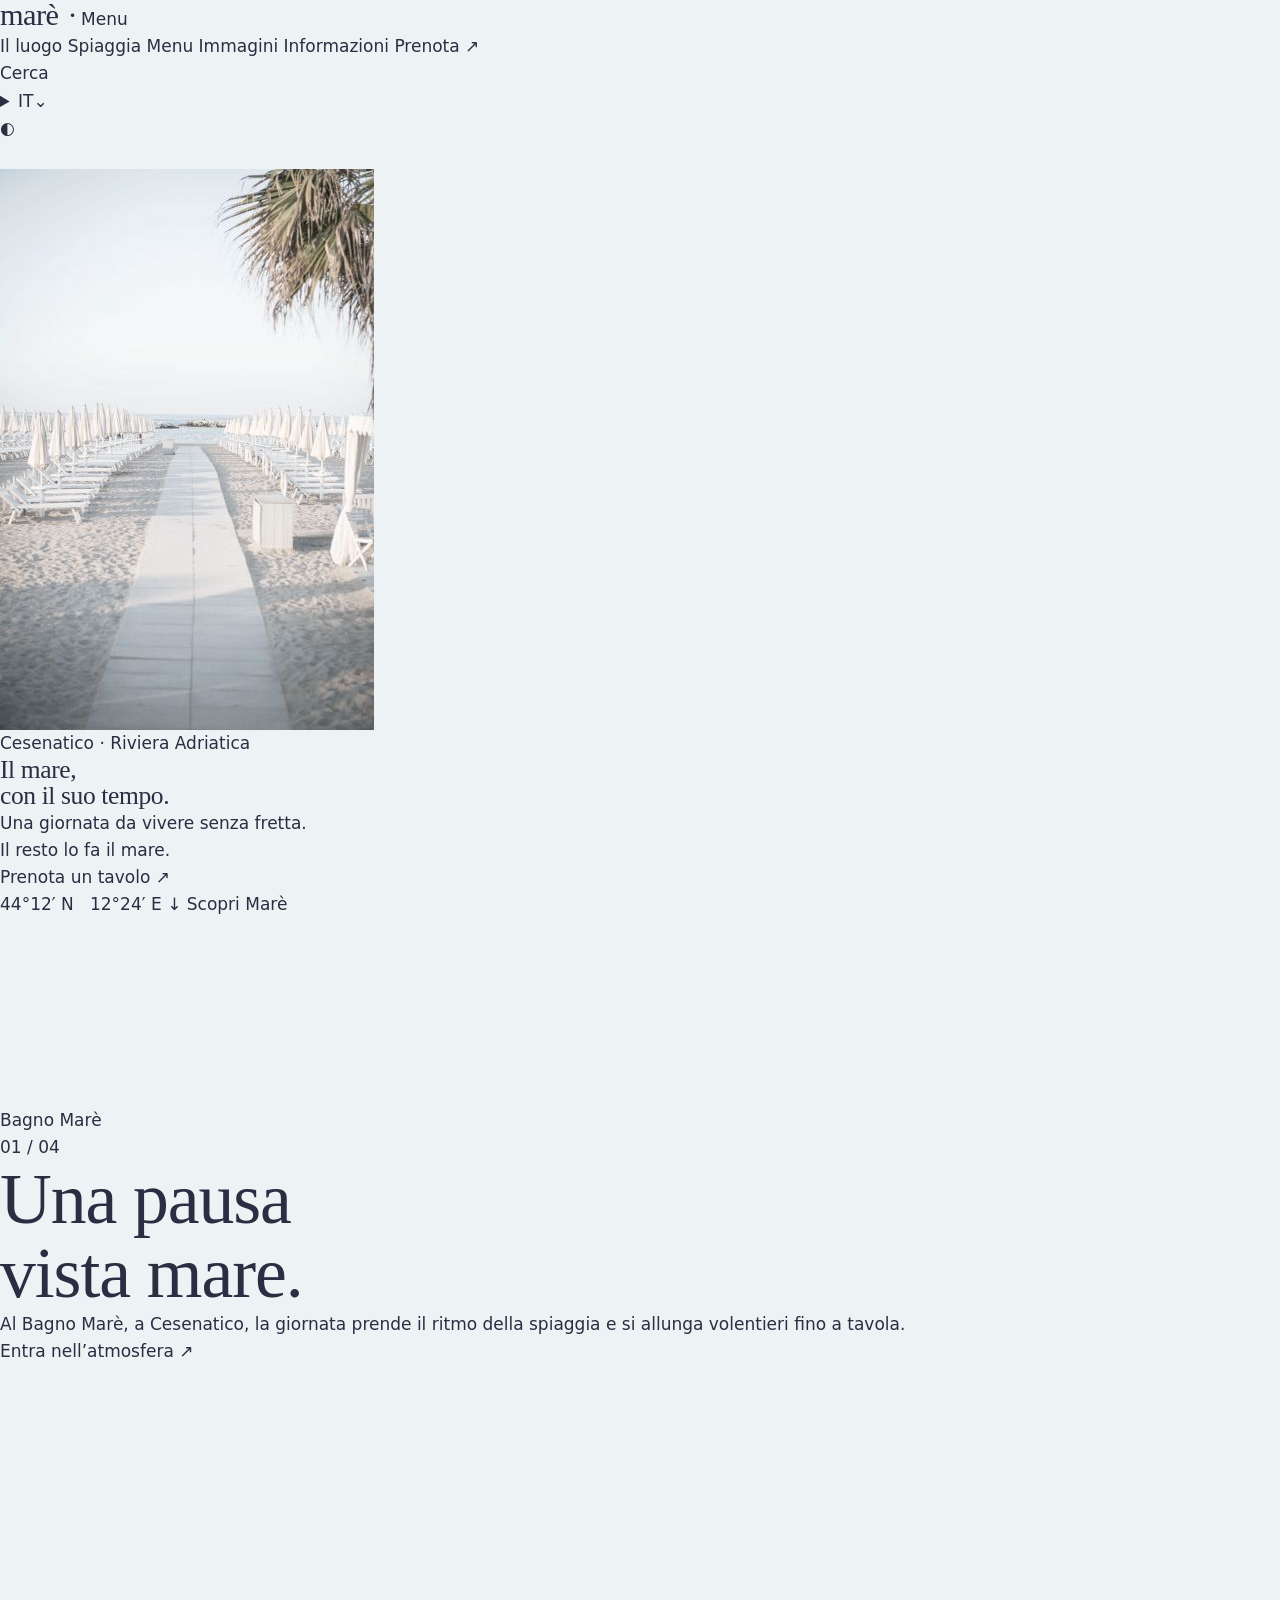
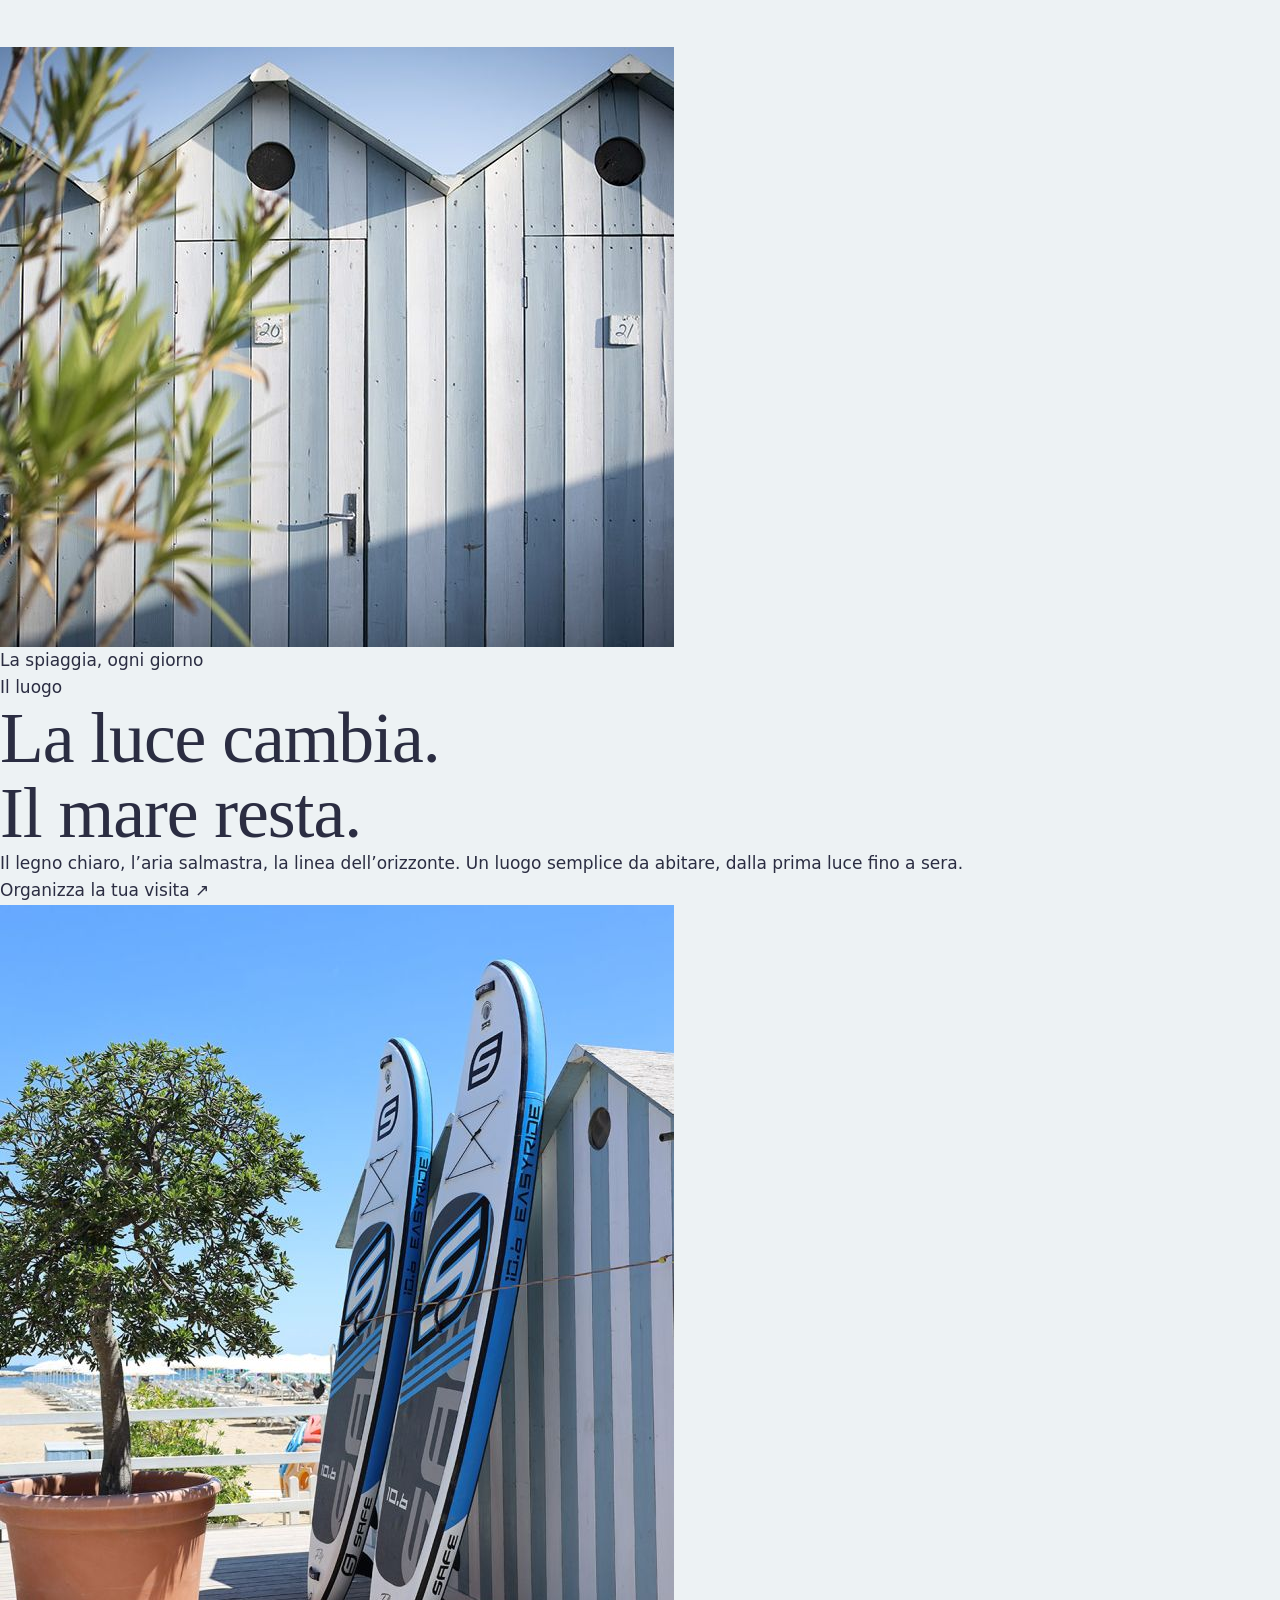
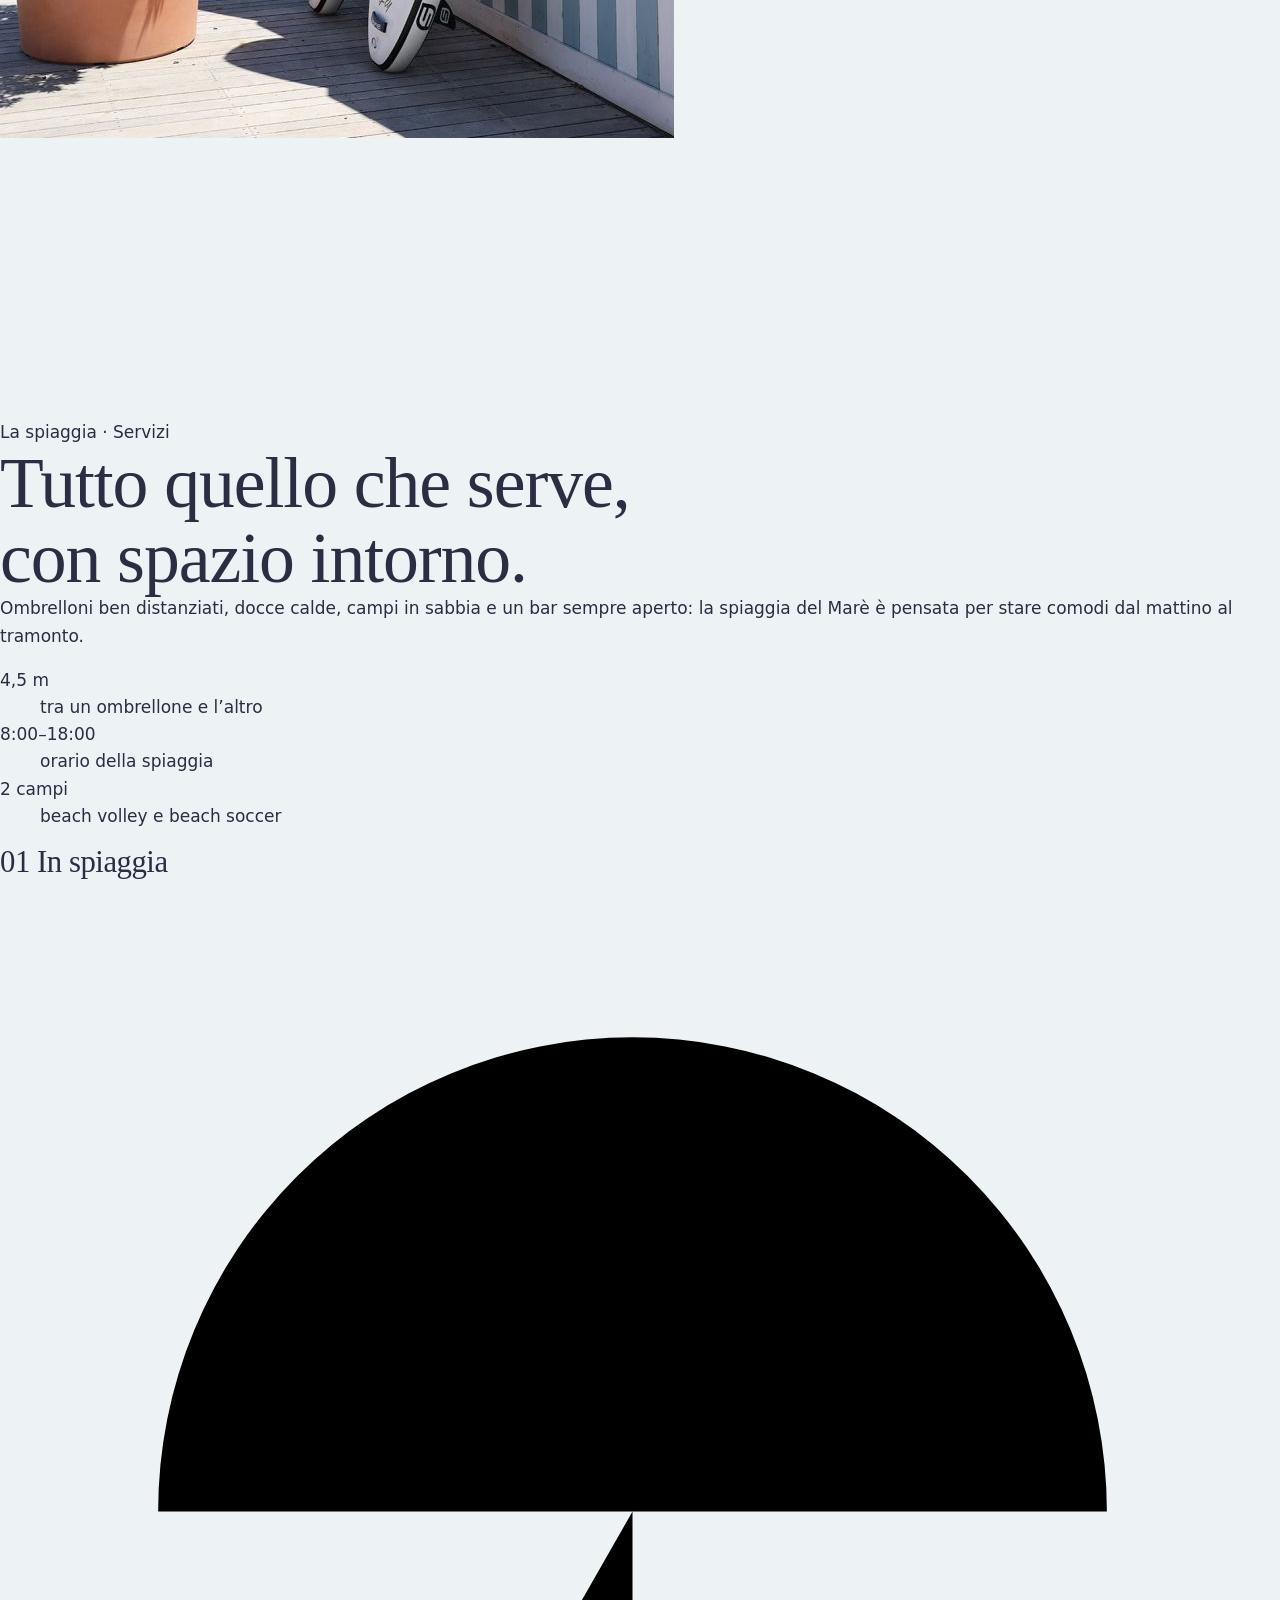
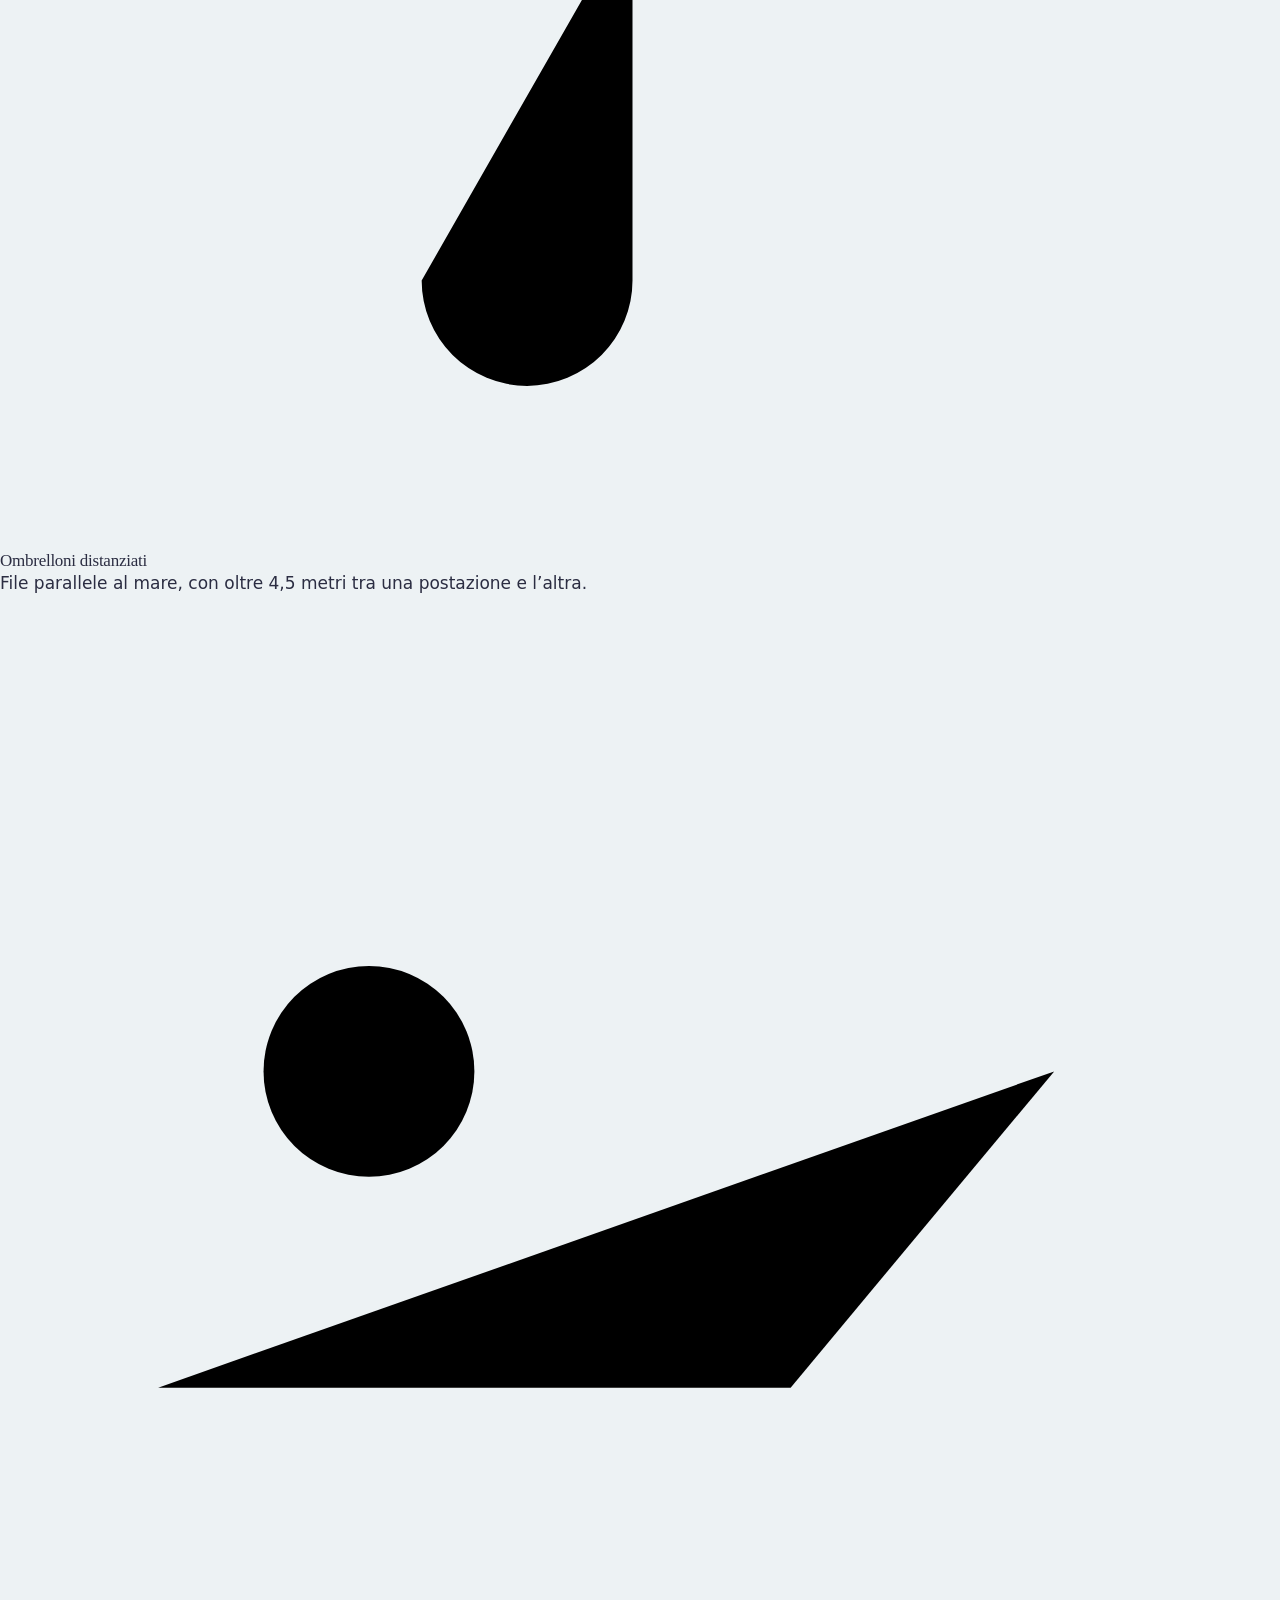
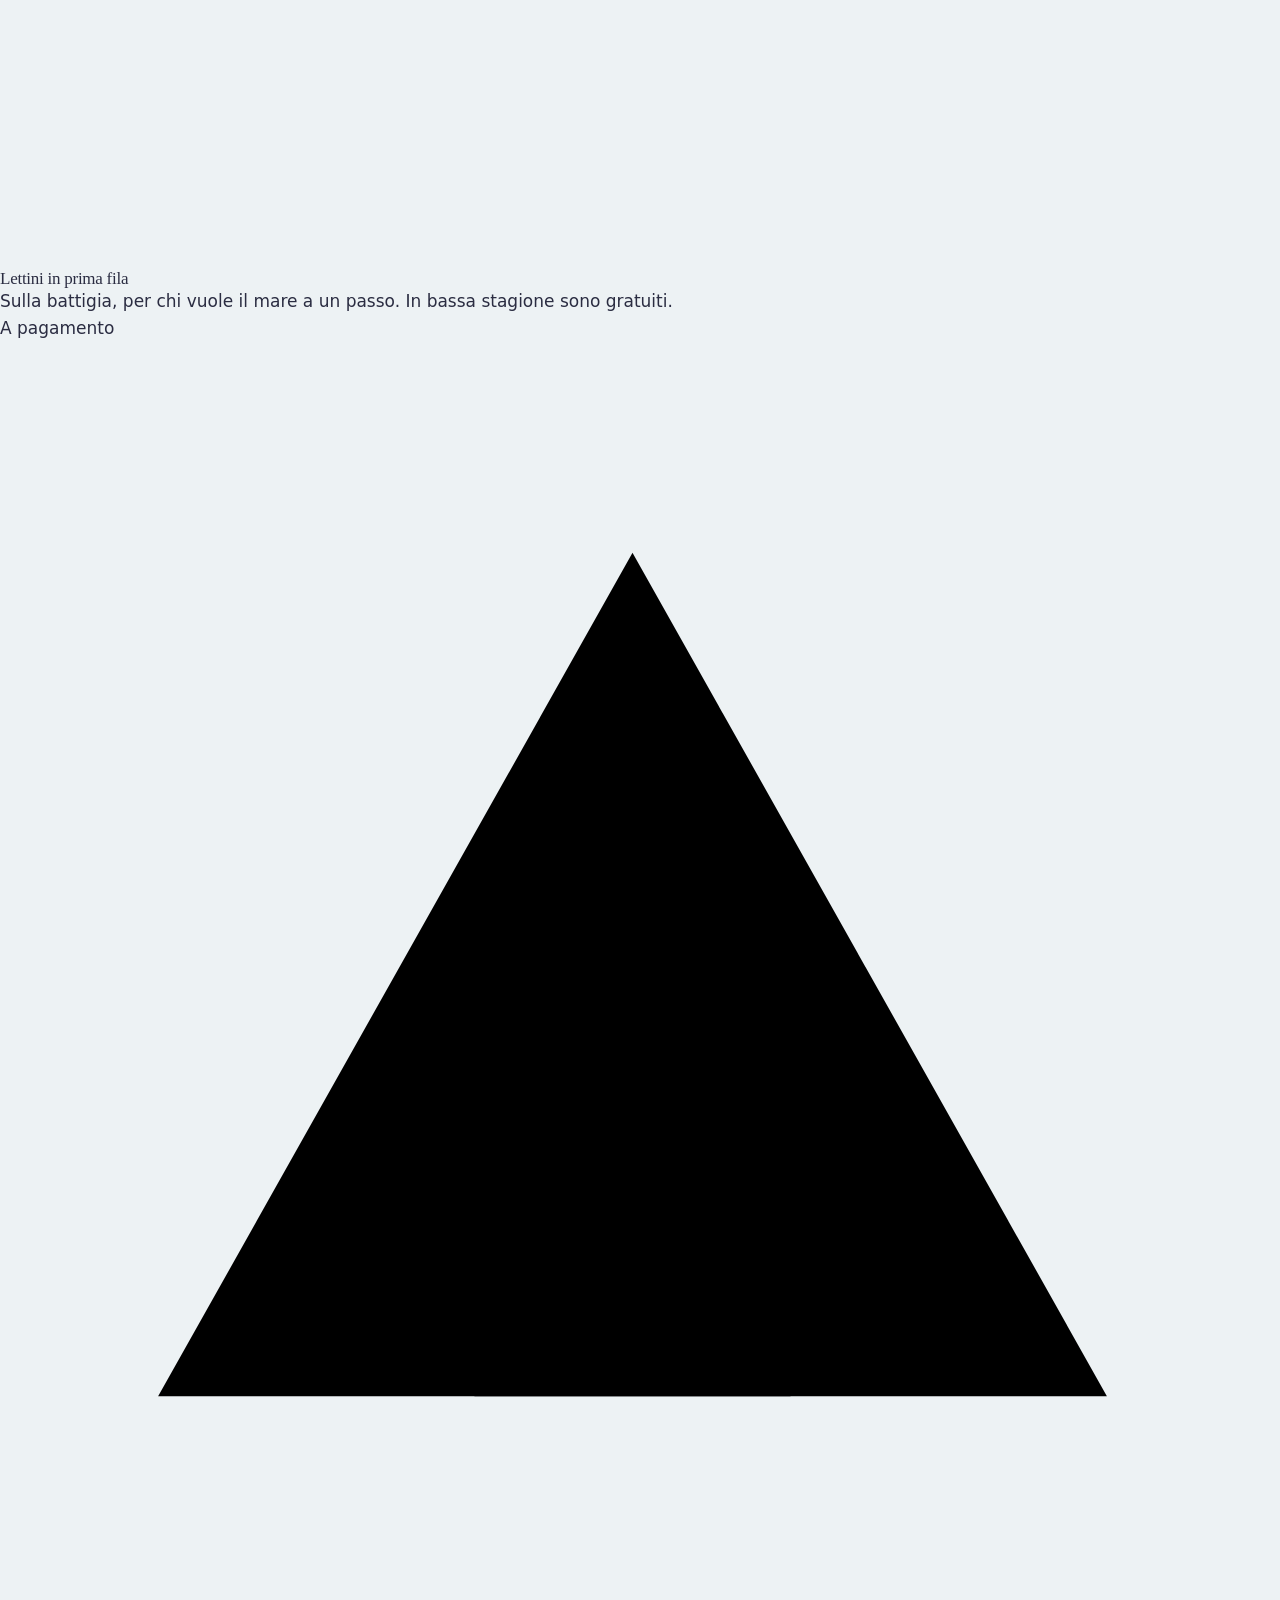
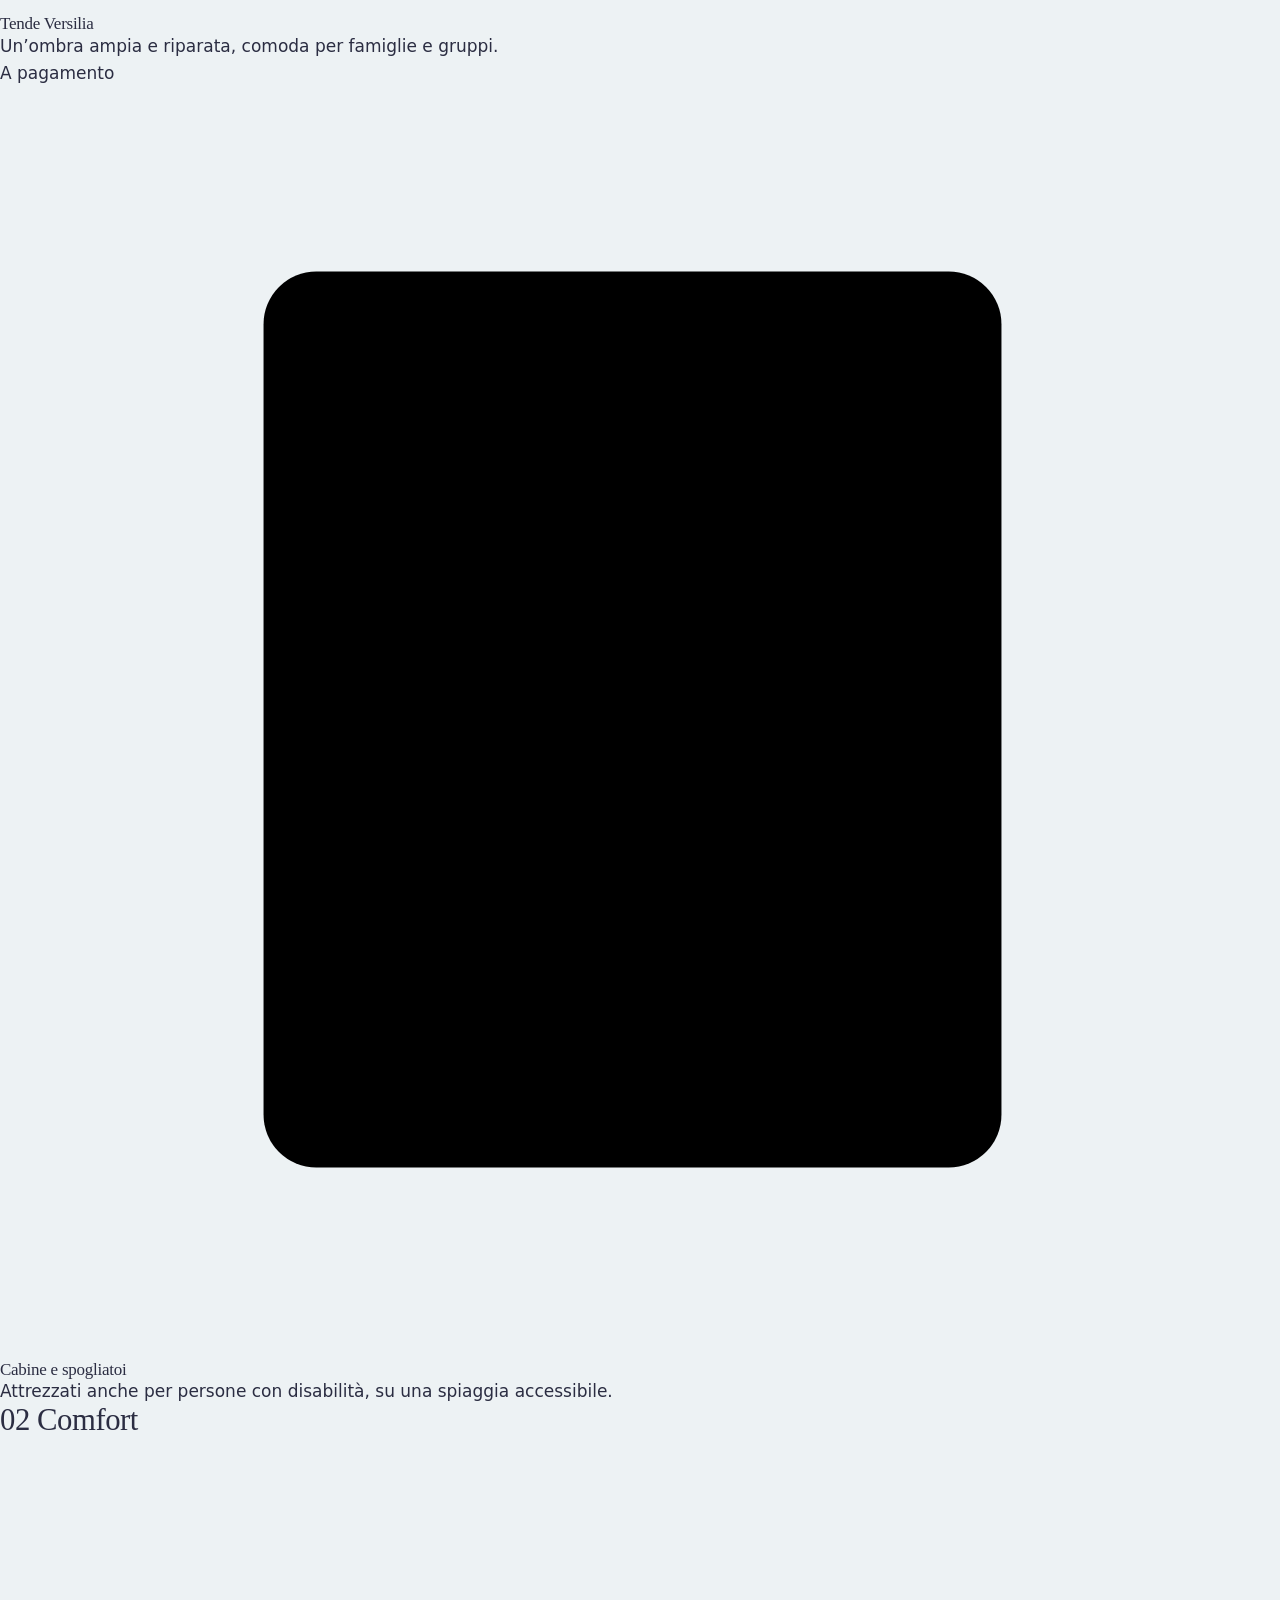
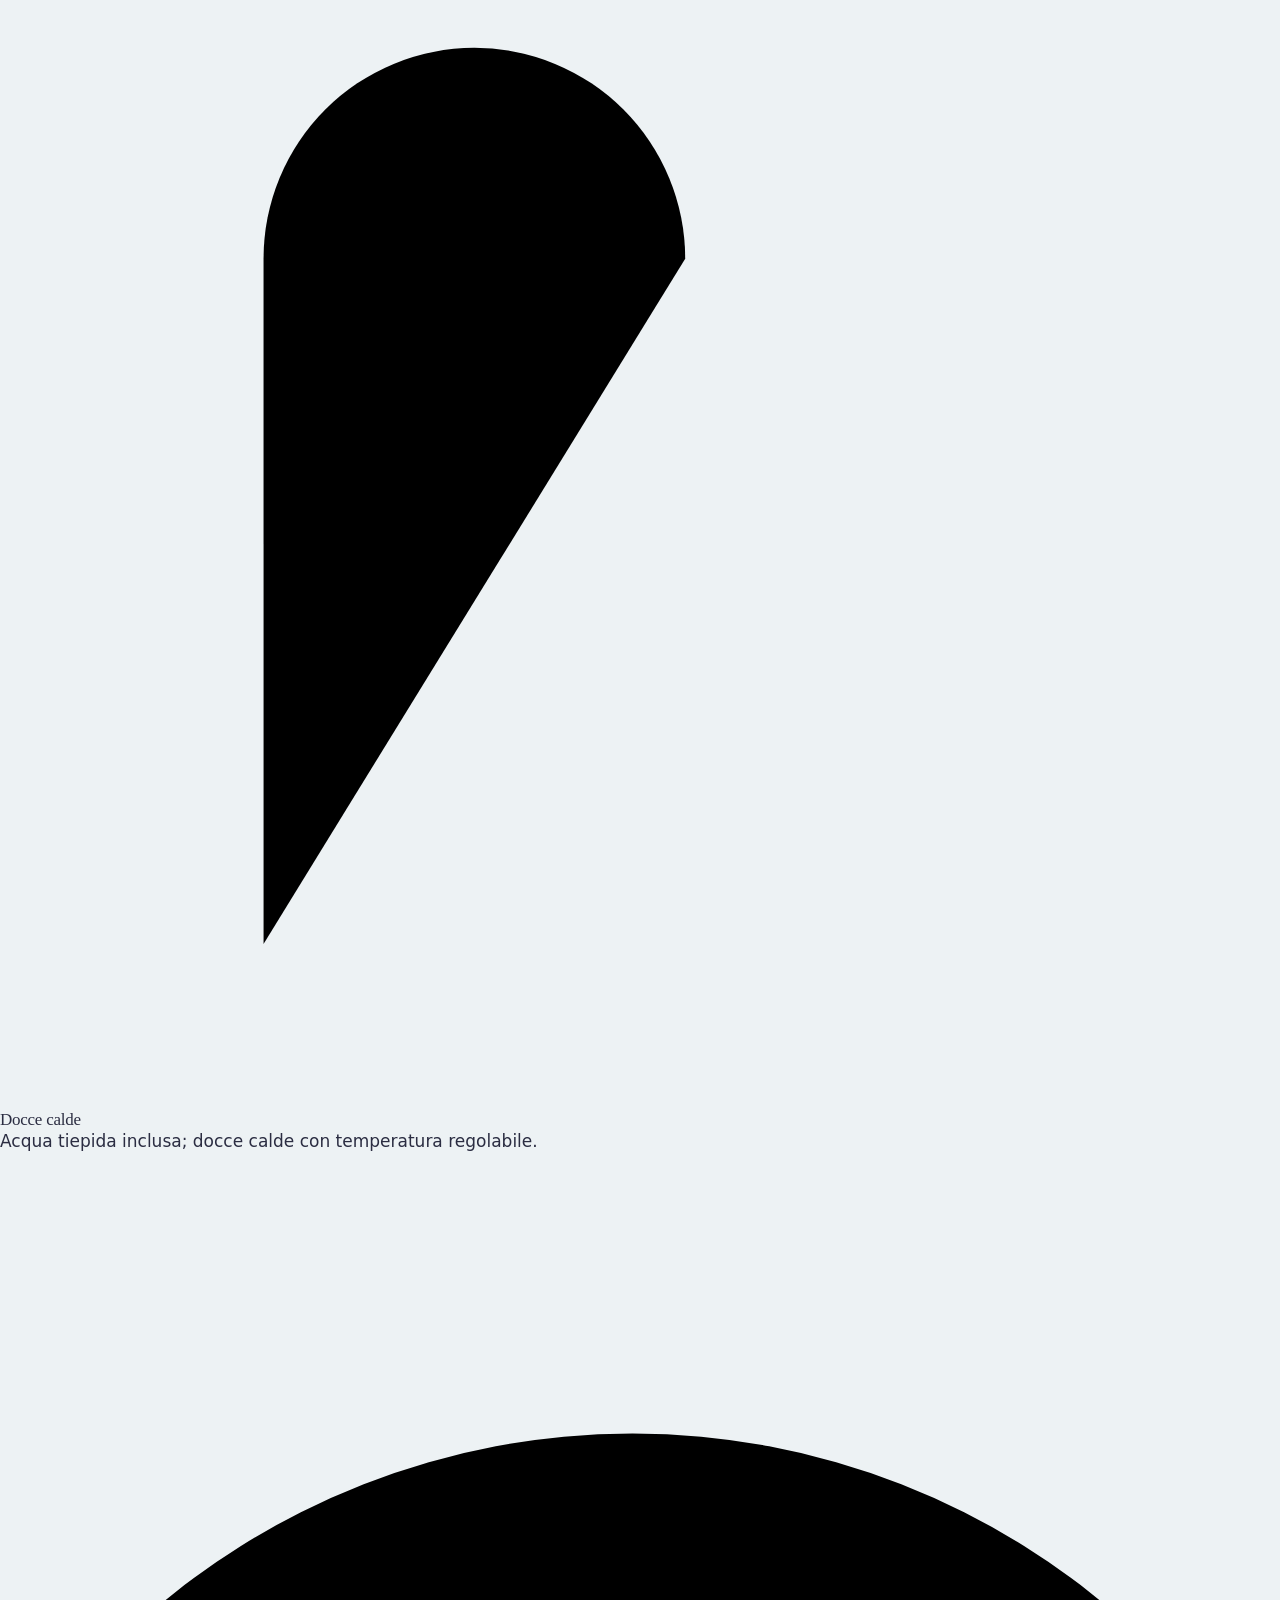
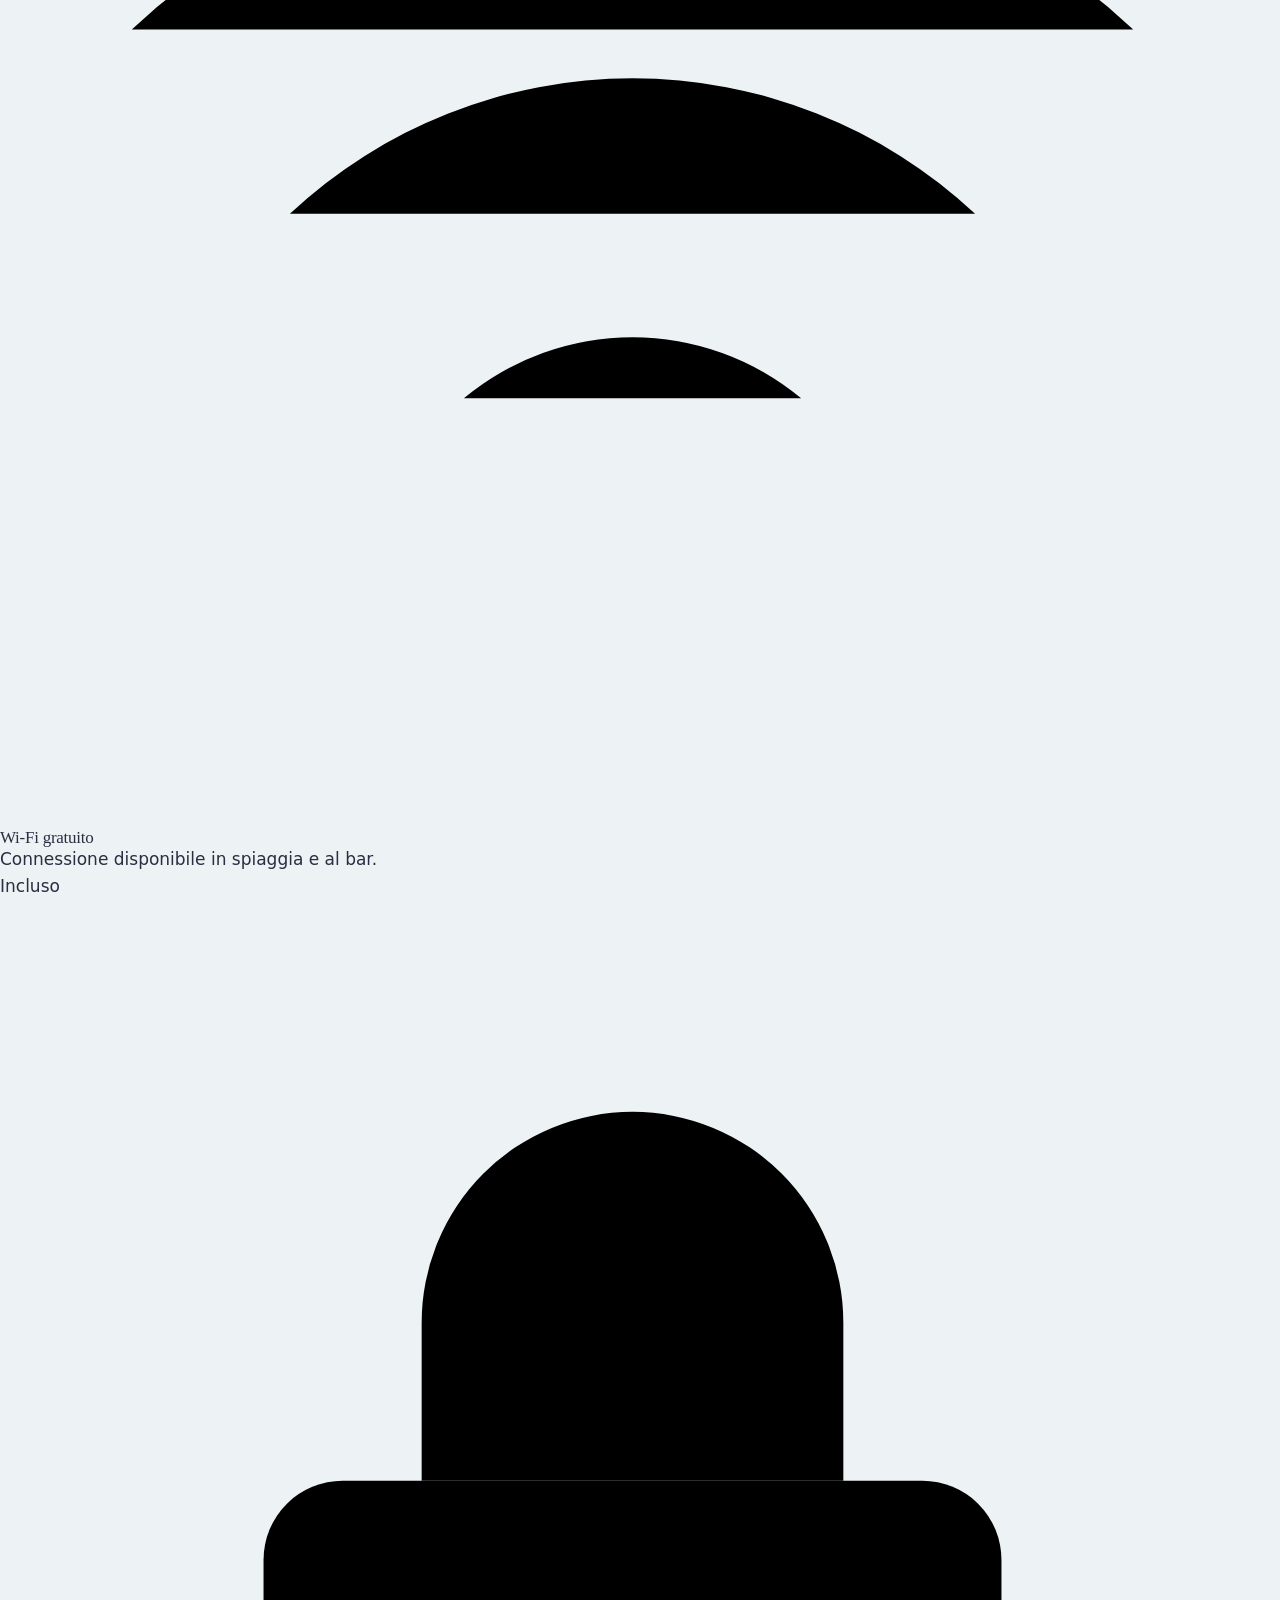
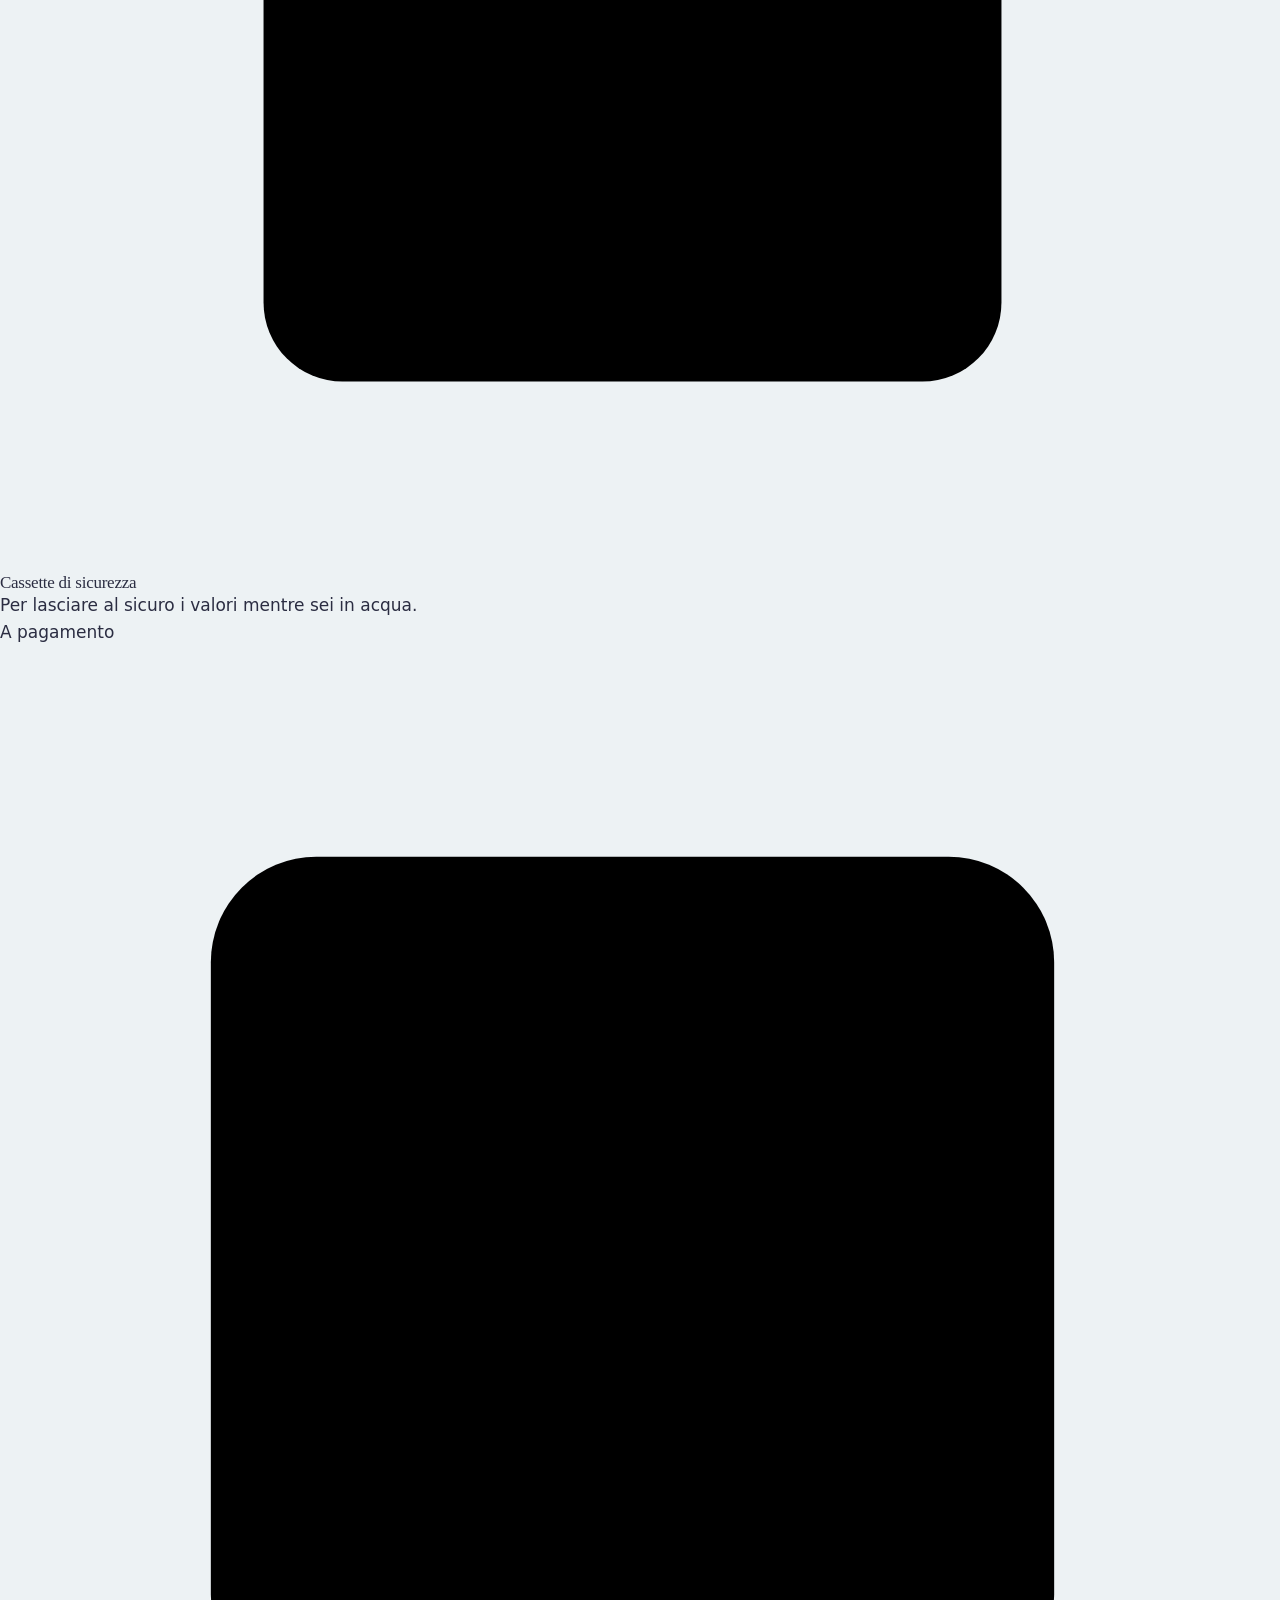
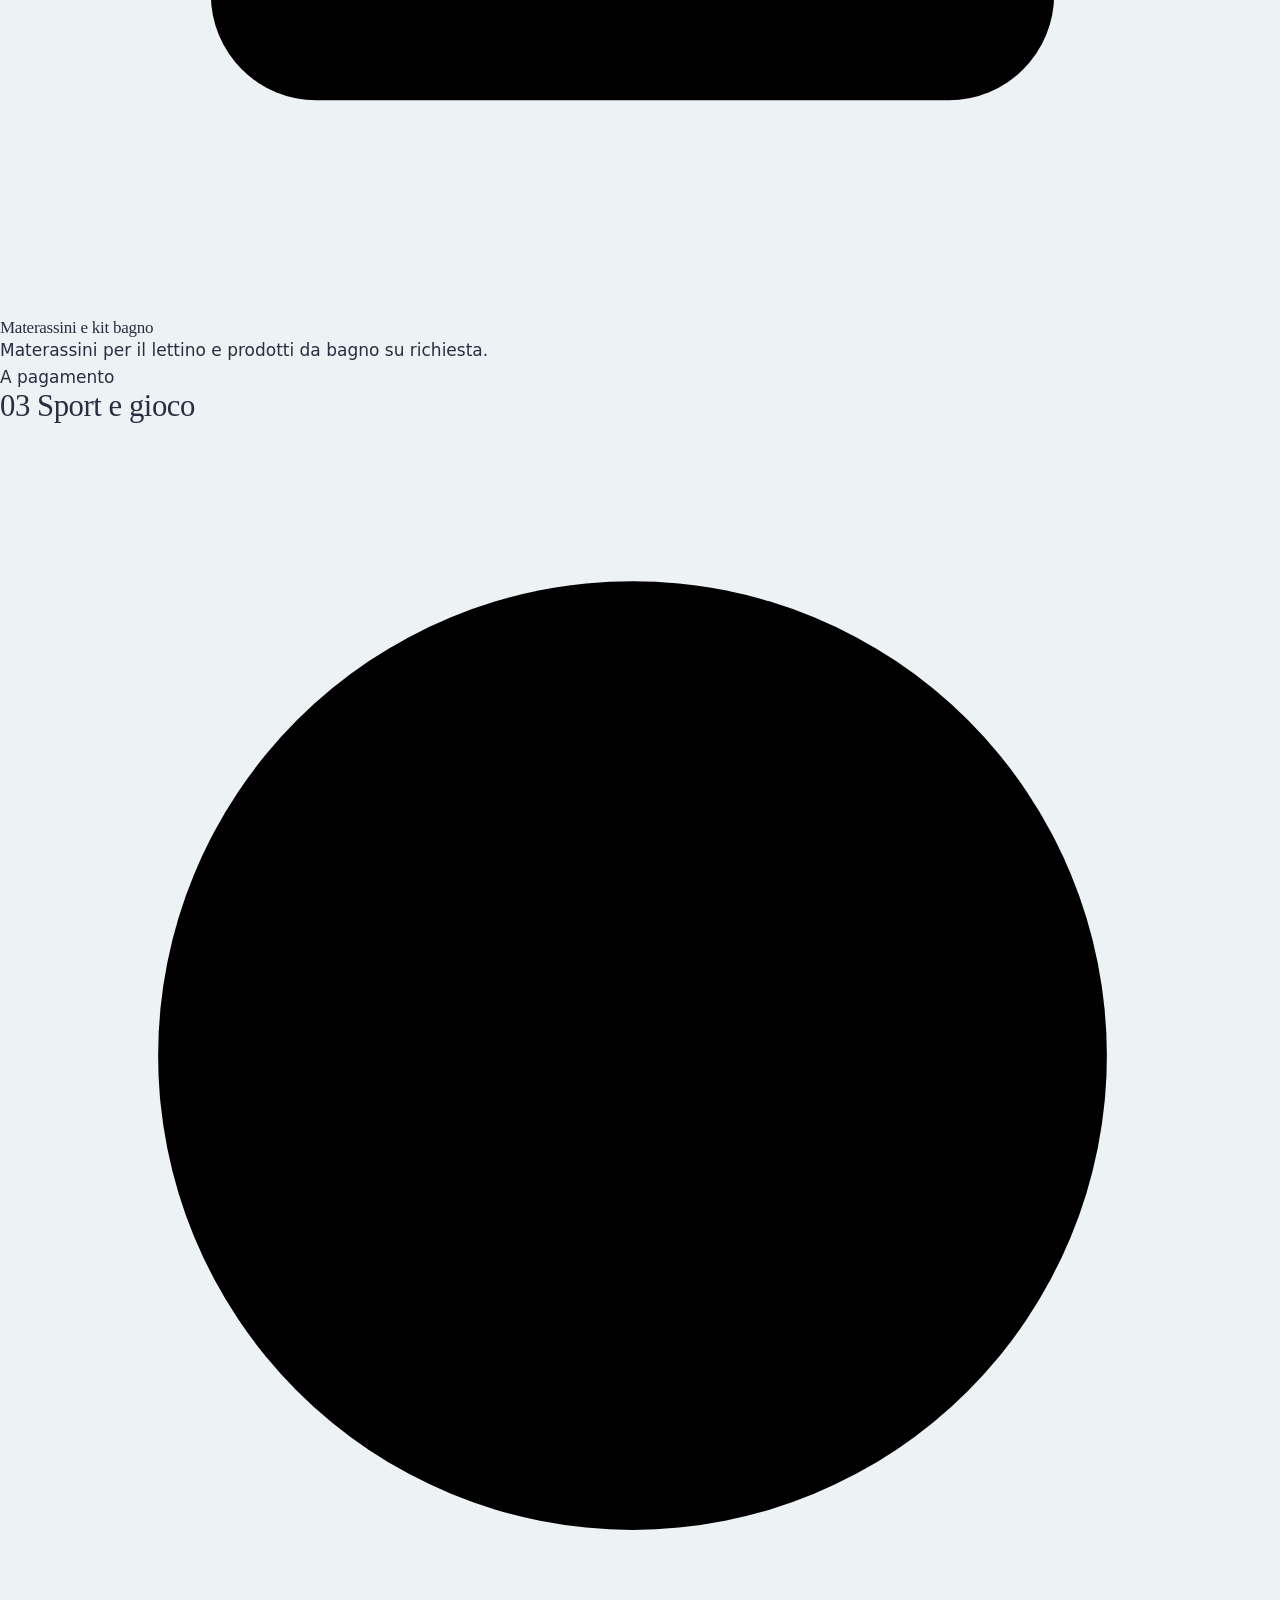
<file: archivio/v1-2026-10-02/index.html>
<!doctype html>
<html lang="it">
<head>
  <meta charset="utf-8">
  <meta name="viewport" content="width=device-width, initial-scale=1">
  <meta name="theme-color" content="#edf2f4">
  <meta name="description" content="Bagno Marè, Cesenatico. Una giornata al mare, una tavola da condividere, il piacere di fermarsi.">
  <meta property="og:type" content="website">
  <meta property="og:locale" content="it_IT">
  <meta property="og:site_name" content="Bagno Marè">
  <meta property="og:title" content="Bagno Marè | Cesenatico">
  <meta property="og:description" content="Una giornata al mare, una tavola da condividere, il piacere di fermarsi.">
  <title>Bagno Marè | Cesenatico</title>
  <link rel="stylesheet" href="/styles.css">
  <script src="/app.js" defer></script>
</head>
<body>
  <a class="skip-link" href="#contenuto">Salta al contenuto</a>
  <div class="reading-progress" aria-hidden="true"><span id="readingProgress"></span></div>

  <header class="site-header" id="inizio">
    <a class="wordmark" href="#inizio" aria-label="Bagno Marè, inizio pagina">marè<span>·</span></a>
    <button class="mobile-menu-toggle" id="mobileMenuToggle" type="button" aria-expanded="false" aria-controls="primaryNav">
      <span class="menu-toggle-label">Menu</span>
      <span class="menu-toggle-lines" aria-hidden="true"><i></i><i></i></span>
    </button>
    <nav class="primary-nav" id="primaryNav" aria-label="Navigazione principale">
      <a href="#luogo">Il luogo</a>
      <a href="#servizi">Spiaggia</a>
      <a href="#menu">Menu</a>
      <a href="#galleria">Immagini</a>
      <a href="#faq">Informazioni</a>
      <a class="nav-booking" href="#prenota">Prenota <span aria-hidden="true">↗</span></a>
    </nav>
    <div class="header-actions">
      <button class="icon-text-button" id="searchToggle" type="button" aria-expanded="false" aria-controls="siteSearch">Cerca</button>
      <details class="language-menu" id="languageMenu">
        <summary id="languageSummary" aria-label="Cambia lingua"><span id="languageCode">IT</span><span class="language-chevron" aria-hidden="true">⌄</span></summary>
        <div class="language-options" role="group" aria-label="Seleziona lingua">
          <button type="button" data-language="it" lang="it" aria-pressed="true">Italiano</button>
          <button type="button" data-language="en" lang="en" aria-pressed="false">English</button>
          <button type="button" data-language="fr" lang="fr" aria-pressed="false">Français</button>
          <button type="button" data-language="de" lang="de" aria-pressed="false">Deutsch</button>
          <button type="button" data-language="es" lang="es" aria-pressed="false">Español</button>
        </div>
      </details>
      <button class="theme-toggle" id="themeToggle" type="button" aria-label="Attiva tema scuro" aria-pressed="false"><span aria-hidden="true">◐</span></button>
    </div>
    <form class="site-search" id="siteSearch" role="search" hidden>
      <label for="searchInput">Cerca nel sito</label>
      <div class="search-row">
        <input id="searchInput" type="search" placeholder="Es. prenotazioni, cucina…" autocomplete="off">
        <button class="button button-dark" type="submit">Cerca</button>
      </div>
      <div class="search-results" id="searchResults" aria-live="polite"></div>
    </form>
  </header>

  <main id="contenuto">
    <section class="hero" aria-labelledby="heroTitle">
      <img class="hero-image" src="/assets/MARE_180619_044-scaled-374x561.jpg" alt="Il passaggio tra gli ombrelloni verso il mare" fetchpriority="high" decoding="async">
      <div class="hero-shade"></div>
      <div class="hero-content">
        <p class="eyebrow light">Cesenatico · Riviera Adriatica</p>
        <h1 id="heroTitle">Il mare,<br>con il suo tempo.</h1>
        <p class="hero-copy">Una giornata da vivere senza fretta.<br>Il resto lo fa il mare.</p>
        <a class="button button-light" href="#prenota">Prenota un tavolo <span aria-hidden="true">↗</span></a>
      </div>
      <span class="hero-index" aria-hidden="true">44°12′ N &nbsp; 12°24′ E</span>
      <a class="hero-scroll" href="#luogo"><span aria-hidden="true">↓</span> Scopri Marè</a>
    </section>

    <section class="intro section-pad" id="luogo">
      <div class="intro-kicker">
        <p class="eyebrow">Bagno Marè</p>
        <p class="intro-number">01 / 04</p>
      </div>
      <div class="intro-copy">
        <h2>Una pausa<br>vista mare.</h2>
        <div class="intro-detail">
          <p>Al Bagno Marè, a Cesenatico, la giornata prende il ritmo della spiaggia e si allunga volentieri fino a tavola.</p>
          <a class="text-link" href="#galleria">Entra nell’atmosfera <span aria-hidden="true">↗</span></a>
        </div>
      </div>
    </section>

    <section class="place-section section-pad" aria-labelledby="placeTitle">
      <div class="place-photo place-photo-main">
        <img src="/assets/mare-spiaggia-stabilimento-674x600.jpg" alt="Le cabine del Bagno Marè sulla spiaggia" loading="lazy" decoding="async">
        <span class="photo-caption">La spiaggia, ogni giorno</span>
      </div>
      <div class="place-note">
        <p class="eyebrow">Il luogo</p>
        <h2 id="placeTitle">La luce cambia.<br>Il mare resta.</h2>
        <p>Il legno chiaro, l’aria salmastra, la linea dell’orizzonte. Un luogo semplice da abitare, dalla prima luce fino a sera.</p>
        <a class="text-link" href="#prenota">Organizza la tua visita <span aria-hidden="true">↗</span></a>
        <div class="place-photo place-photo-small">
          <img src="/assets/mare-sup-674x833.jpg" alt="Tavole SUP sulla spiaggia del Bagno Marè" loading="lazy" decoding="async">
        </div>
      </div>
    </section>

    <section class="services-section section-pad" id="servizi" aria-labelledby="servicesTitle">
      <header class="services-heading">
        <div>
          <p class="eyebrow">La spiaggia · Servizi</p>
          <h2 id="servicesTitle">Tutto quello che serve,<br>con spazio intorno.</h2>
        </div>
        <div class="services-lead">
          <p>Ombrelloni ben distanziati, docce calde, campi in sabbia e un bar sempre aperto: la spiaggia del Marè è pensata per stare comodi dal mattino al tramonto.</p>
          <dl class="services-facts">
            <div><dt>4,5 m</dt><dd>tra un ombrellone e l’altro</dd></div>
            <div><dt>8:00–18:00</dt><dd>orario della spiaggia</dd></div>
            <div><dt>2 campi</dt><dd>beach volley e beach soccer</dd></div>
          </dl>
        </div>
      </header>

      <div class="services-groups">
        <section class="service-group" aria-labelledby="servicesBeach">
          <h3 id="servicesBeach"><span>01</span> In spiaggia</h3>
          <ul class="service-list">
            <li class="service-item"><svg class="service-icon" viewBox="0 0 24 24" aria-hidden="true"><path d="M3 12a9 9 0 0 1 18 0Z"/><path d="M12 3v1.5M12 12v7a2 2 0 0 1-4 0"/></svg><div><h4>Ombrelloni distanziati</h4><p>File parallele al mare, con oltre 4,5 metri tra una postazione e l’altra.</p></div></li>
            <li class="service-item"><svg class="service-icon" viewBox="0 0 24 24" aria-hidden="true"><path d="M3 15h12l5-6"/><path d="M6 15l-2 4M15 15l2 4"/><circle cx="7" cy="9" r="2"/></svg><div><h4>Lettini in prima fila</h4><p>Sulla battigia, per chi vuole il mare a un passo. In bassa stagione sono gratuiti.</p><span class="service-tag">A pagamento</span></div></li>
            <li class="service-item"><svg class="service-icon" viewBox="0 0 24 24" aria-hidden="true"><path d="M3 20 12 4l9 16Z"/><path d="M9 20l3-6 3 6"/></svg><div><h4>Tende Versilia</h4><p>Un’ombra ampia e riparata, comoda per famiglie e gruppi.</p><span class="service-tag">A pagamento</span></div></li>
            <li class="service-item"><svg class="service-icon" viewBox="0 0 24 24" aria-hidden="true"><rect x="5" y="3.5" width="14" height="17" rx="1"/><path d="M12 3.5v17M10 12h.01M14 12h.01"/></svg><div><h4>Cabine e spogliatoi</h4><p>Attrezzati anche per persone con disabilità, su una spiaggia accessibile.</p></div></li>
          </ul>
        </section>

        <section class="service-group" aria-labelledby="servicesComfort">
          <h3 id="servicesComfort"><span>02</span> Comfort</h3>
          <ul class="service-list">
            <li class="service-item"><svg class="service-icon" viewBox="0 0 24 24" aria-hidden="true"><path d="M5 21V8a4 4 0 0 1 4-4h0a4 4 0 0 1 4 4"/><path d="M9.5 9h7"/><path d="M11 13v1M13 13v2M15 13v1M12 17v1M14 17v1"/></svg><div><h4>Docce calde</h4><p>Acqua tiepida inclusa; docce calde con temperatura regolabile.</p></div></li>
            <li class="service-item"><svg class="service-icon" viewBox="0 0 24 24" aria-hidden="true"><path d="M2.5 9a14 14 0 0 1 19 0M5.5 12.5a9.5 9.5 0 0 1 13 0M8.8 16a5 5 0 0 1 6.4 0"/><path d="M12 19.5h.01"/></svg><div><h4>Wi-Fi gratuito</h4><p>Connessione disponibile in spiaggia e al bar.</p><span class="service-tag is-included">Incluso</span></div></li>
            <li class="service-item"><svg class="service-icon" viewBox="0 0 24 24" aria-hidden="true"><rect x="5" y="11" width="14" height="9.5" rx="1.5"/><path d="M8 11V8a4 4 0 0 1 8 0v3M12 15v2"/></svg><div><h4>Cassette di sicurezza</h4><p>Per lasciare al sicuro i valori mentre sei in acqua.</p><span class="service-tag">A pagamento</span></div></li>
            <li class="service-item"><svg class="service-icon" viewBox="0 0 24 24" aria-hidden="true"><rect x="4" y="4" width="16" height="16" rx="2"/><path d="M4 9h16M8.5 4v5"/></svg><div><h4>Materassini e kit bagno</h4><p>Materassini per il lettino e prodotti da bagno su richiesta.</p><span class="service-tag">A pagamento</span></div></li>
          </ul>
        </section>

        <section class="service-group" aria-labelledby="servicesSport">
          <h3 id="servicesSport"><span>03</span> Sport e gioco</h3>
          <ul class="service-list">
            <li class="service-item"><svg class="service-icon" viewBox="0 0 24 24" aria-hidden="true"><circle cx="12" cy="12" r="9"/><path d="M12 3a13 13 0 0 0 0 18M3.6 9.5c5 1.2 11.8 1.2 16.8 0M3.8 15c5-1.1 11.4-1.1 16.4 0"/></svg><div><h4>Beach volley e beach soccer</h4><p>Campi in sabbia con palloni e racchette a disposizione.</p><span class="service-tag is-included">Incluso</span></div></li>
            <li class="service-item"><svg class="service-icon" viewBox="0 0 24 24" aria-hidden="true"><path d="M2 18c2 0 2-1.5 4-1.5S8 18 10 18s2-1.5 4-1.5 2 1.5 4 1.5 2-1.5 4-1.5"/><path d="M6 13.5 17.5 5"/><path d="M15 4.5l3.5.2-.4 3.5"/></svg><div><h4>Noleggio SUP</h4><p>Tavole da stand up paddle per esplorare la costa con il mare calmo.</p><span class="service-tag">A pagamento</span></div></li>
            <li class="service-item"><svg class="service-icon" viewBox="0 0 24 24" aria-hidden="true"><circle cx="12" cy="5.5" r="2.5"/><path d="M12 8v7M7.5 11h9M9 21l3-6 3 6"/></svg><div><h4>Area giochi</h4><p>Uno spazio per i più piccoli, con il calcio balilla per tutti.</p><span class="service-tag is-included">Incluso</span></div></li>
            <li class="service-item"><svg class="service-icon" viewBox="0 0 24 24" aria-hidden="true"><rect x="3" y="4.5" width="18" height="12.5" rx="1.5"/><path d="M8 21h8M12 17v4"/></svg><div><h4>Sky Sport</h4><p>Le partite e i grandi eventi sportivi in diretta.</p><span class="service-tag is-included">Incluso</span></div></li>
          </ul>
        </section>

        <section class="service-group" aria-labelledby="servicesWellbeing">
          <h3 id="servicesWellbeing"><span>04</span> Pausa e benessere</h3>
          <ul class="service-list">
            <li class="service-item"><svg class="service-icon" viewBox="0 0 24 24" aria-hidden="true"><path d="M7 12V6.5a1.5 1.5 0 0 1 3 0V11M10 11V5a1.5 1.5 0 0 1 3 0v6M13 11V6.5a1.5 1.5 0 0 1 3 0V13c0 4-2.5 7.5-6 7.5-3 0-4.6-1.8-5.6-4.6l-1-2.9a1.5 1.5 0 0 1 2.8-1L7 14"/></svg><div><h4>Trattamenti shiatsu</h4><p>Un massaggio rilassante a pochi passi dall’ombrellone.</p><span class="service-tag">A pagamento</span></div></li>
            <li class="service-item"><svg class="service-icon" viewBox="0 0 24 24" aria-hidden="true"><path d="M5 9h12v4a6 6 0 0 1-12 0Z"/><path d="M17 10h1.5a2.5 2.5 0 0 1 0 5H17M8 3.5v2.5M11 3.5v2.5M14 3.5v2.5"/></svg><div><h4>Bar tutto il giorno</h4><p>Caffè, drink e cocktail dal mattino al tramonto.</p></div></li>
            <li class="service-item"><svg class="service-icon" viewBox="0 0 24 24" aria-hidden="true"><path d="M5 20c0-8.5 5.5-15 15-15 0 10-6 15.5-14 15.5"/><path d="M5 20c3-4.5 6.5-7.5 10.5-9.5"/></svg><div><h4>Una spiaggia sostenibile</h4><p>Energia dal fotovoltaico, acqua piovana recuperata per l’irrigazione e materiali riciclati o biologici.</p></div></li>
          </ul>
        </section>
      </div>
      <p class="services-note">Servizi e tariffe possono variare durante la stagione. Per ombrellone, lettini e tende rivolgiti direttamente alla spiaggia.</p>
    </section>

    <section class="table-section" id="tavola" aria-labelledby="tableTitle">
      <div class="table-copy section-pad">
        <p class="eyebrow light">A tavola</p>
        <h2 id="tableTitle">Il piacere<br>di fermarsi.</h2>
        <p>Un pranzo con il mare davanti. Una cena che si prende il suo tempo. Scegli il momento, al resto pensiamo insieme.</p>
        <a class="button button-light" href="#prenota">Scegli quando venire <span aria-hidden="true">↗</span></a>
      </div>
      <div class="table-image">
        <img src="/assets/cucina-600x720.jpg" alt="Un piatto preparato nella cucina del Bagno Marè" loading="lazy" decoding="async">
      </div>
    </section>

    <section class="menu-section section-pad" id="menu" aria-labelledby="menuTitle">
      <header class="menu-masthead">
        <div><p class="eyebrow">La carta · 2026</p><h2 id="menuTitle">Dal primo caffè<br>all’ultimo calice.</h2></div>
        <p class="menu-masthead-note">Ogni momento ha il suo ritmo. Una carta da leggere con calma, tra il forno del mattino, la cucina di mare e la sera.</p>
      </header>
      <div class="menu-story">
        <p class="eyebrow">La cucina del Marè</p>
        <p>Il pescato e alcune proposte seguono il mercato; il pane e i lievitati nascono dal nostro forno. Qui trovi le carte 2026, raccolte in un unico percorso.</p>
      </div>
      <nav class="menu-nav" aria-label="Salta alla sezione del menu">
        <a href="#menu-colazione"><span>01</span> Colazione</a>
        <a href="#menu-pranzo-cena"><span>02</span> Pranzo e cena</a>
        <a href="#menu-aperitivo"><span>03</span> Aperitivo</a>
        <a href="#menu-vini"><span>04</span> Vini</a>
      </nav>

      <article class="menu-chapter" id="menu-colazione" aria-labelledby="breakfastTitle">
        <header class="menu-chapter-heading"><div><p class="eyebrow">01 / Il mattino</p><h3 id="breakfastTitle">Colazione</h3></div><p class="menu-hours">Dalle 8:30 alle 12:00</p></header>
        <section class="menu-category" aria-labelledby="breakfastYogurt">
          <header class="menu-category-heading"><p class="eyebrow">Dal banco fresco</p><h4 id="breakfastYogurt">Yogurt bio</h4><p>Latte bio da piccoli produttori custodi di sapienza ancestrale. A richiesta anche senza lattosio.</p></header>
          <div class="menu-entries">
            <article class="menu-entry"><div><h5>Banana, mirtilli e Biscoff belga</h5></div><span class="menu-price">8 €</span></article>
            <article class="menu-entry"><div><h5>Frutti rossi e granola</h5></div><span class="menu-price">8 €</span></article>
            <article class="menu-entry"><div><h5>Dubai Chocolate</h5></div><span class="menu-price">8 €</span></article>
          </div>
        </section>
        <section class="menu-category" aria-labelledby="breakfastToast">
          <header class="menu-category-heading"><p class="eyebrow">Lievitazione naturale</p><h4 id="breakfastToast">Pane tostato</h4><p>Farine bio macinate a pietra. A scelta: burro d’arachidi e ciliegia in confettura; pomodoro, sale Maldon e olio romagnolo; avocado, lime, semi tostati e amaranto soffiato.</p></header>
          <div class="menu-entries"><article class="menu-entry"><div><h5>Pane tostato</h5></div><span class="menu-price">8 €</span></article></div>
        </section>
        <section class="menu-category" aria-labelledby="breakfastSalato">
          <header class="menu-category-heading"><p class="eyebrow">La colazione salata</p><h4 id="breakfastSalato">Salato</h4></header>
          <div class="menu-entries">
            <article class="menu-entry"><div><h5>Bagel al salmone affumicato</h5><p>Erba cipollina e robiola.</p></div><span class="menu-price">9 €</span></article>
            <article class="menu-entry"><div><h5>Focaccia al rosmarino</h5><p>Mortadella artigianale e burrata.</p></div><span class="menu-price">9 €</span></article>
            <article class="menu-entry"><div><h5>Sfogliata tiepida</h5><p>Culatello e taleggio.</p></div><span class="menu-price">8 €</span></article>
            <article class="menu-entry"><div><h5>Croque Madame</h5><p>Pan brioche, prosciutto cotto, fontina, caciotta e uova al burro.</p></div><span class="menu-price">9 €</span></article>
          </div>
        </section>
        <section class="menu-category menu-category-note" aria-labelledby="breakfastForno">
          <header class="menu-category-heading"><p class="eyebrow">Ogni mattina</p><h4 id="breakfastForno">Dal nostro forno</h4><p>Torte, biscotti, pani e lievitati preparati ogni giorno. Al banco: cheesecake cocco e cioccolato, pastéis de nata, cioccolato, cookie, muffin e tenerina. Viennoiserie, bignè craquelin e sfogliate dolci e salate <span class="menu-inline-price">3 €</span>, fino a esaurimento.</p></header>
        </section>
      </article>

      <figure class="menu-interlude menu-interlude-right"><div class="menu-interlude-image"><img src="/assets/croissant-674x407.jpg" alt="Un croissant appena preparato al Bagno Marè" loading="lazy" decoding="async"></div><figcaption><p class="eyebrow light">Il mattino, dal forno</p><p>Impasti e lievitati accompagnano la colazione, fino a esaurimento.</p></figcaption></figure>

      <article class="menu-chapter" id="menu-pranzo-cena" aria-labelledby="lunchTitle">
        <header class="menu-chapter-heading"><div><p class="eyebrow">02 / A tavola</p><h3 id="lunchTitle">Pranzo e cena</h3></div><p class="menu-hours">La cucina di mare</p></header>
        <p class="menu-chapter-intro">Le carte 2026 fornite per pranzo e cena riportano la stessa selezione. Il pescato e alcune proposte seguono il mercato.</p>
        <section class="menu-category" aria-labelledby="seaRawTitle">
          <header class="menu-category-heading"><p class="eyebrow">01</p><h4 id="seaRawTitle">Il mare crudo</h4></header>
          <div class="menu-entries">
            <article class="menu-entry"><div><h5>Il Crudo</h5><p>Selezione di pesci al taglio, crostacei, ostriche e conchiglie secondo mercato. Senza glutine su richiesta.</p></div><span class="menu-price">39 €</span></article>
            <article class="menu-entry"><div><h5>Marinato ma non troppo</h5><p>Pesci e crostacei, olio, agrumi, orto e soia. Senza glutine su richiesta.</p></div><span class="menu-price">35 €</span></article>
            <article class="menu-entry"><div><h5>Ostriche</h5><p>Secondo mercato e stagionalità.</p></div><span class="menu-price">6 pz 24 €<br>12 pz 40 €</span></article>
            <article class="menu-entry"><div><h5>Tartare di gamberi rosa</h5><p>Brioche tostata e robiola alle erbe.</p></div><span class="menu-price">24 €</span></article>
            <article class="menu-entry"><div><h5>Cefalo nostrano affumicato</h5><p>Burrata e bottarga.</p></div><span class="menu-price">20 €</span></article>
          </div>
        </section>
        <section class="menu-category" aria-labelledby="pastaTitle">
          <header class="menu-category-heading"><p class="eyebrow">02</p><h4 id="pastaTitle">La pasta</h4><p>Pasta ripiena, fresca o trafilata, sempre fatta da noi. Il piatto POP del giorno.</p></header>
          <div class="menu-entries">
            <article class="menu-entry"><div><h5>Il piatto POP del giorno</h5></div><span class="menu-price">16 €</span></article>
            <article class="menu-entry"><div><h5>Pappardelle</h5><p>Baccalà al rosmarino, cipolla dell’acqua e tartufo.</p></div><span class="menu-price">25 €</span></article>
            <article class="menu-entry"><div><h5>Pasta e fagioli</h5><p>Passatelli, frutti di mare, crostacei e lardo di seppia.</p></div><span class="menu-price">23 €</span></article>
            <article class="menu-entry"><div><h5>Spaghetti XXL</h5><p>Vongole sgusciate, olio selezione Alina e bruschetta tostata.</p></div><span class="menu-price">24 €</span></article>
            <article class="menu-entry"><div><h5>Monfettini</h5><p>Seppie, vongole e inchiostro.</p></div><span class="menu-price">21 €</span></article>
          </div>
        </section>
        <section class="menu-category" aria-labelledby="startersTitle">
          <header class="menu-category-heading"><p class="eyebrow">03</p><h4 id="startersTitle">Gli antipasti</h4></header>
          <div class="menu-entries">
            <article class="menu-entry"><div><h5>Mazzancolle tiepide</h5><p>Patate all’olio e verdure iodate.</p></div><span class="menu-price">24 €</span></article>
            <article class="menu-entry"><div><h5>Triglie spinate</h5><p>Carpione alla salvia, squacquerone, orto e pepe rosa.</p></div><span class="menu-price">22 €</span></article>
            <article class="menu-entry"><div><h5>Bianchetti</h5><p>Uova al burro salato, caviale e bianchetti fritti.</p></div><span class="menu-price">20 €</span></article>
          </div>
        </section>
        <section class="menu-category" aria-labelledby="seaTitle">
          <header class="menu-category-heading"><p class="eyebrow">04</p><h4 id="seaTitle">Il mare</h4></header>
          <div class="menu-entries">
            <article class="menu-entry"><div><h5>Brodetto di pesci di riva</h5><p>All’aceto, con crostacei e scarpetta. Anche senza glutine.</p></div><span class="menu-price">30 €</span></article>
            <article class="menu-entry"><div><h5>Rombo gratinato</h5><p>Carciofi ripieni, olive e limone.</p></div><span class="menu-price">38 €</span></article>
            <article class="menu-entry"><div><h5>Spiedo di cefalo e mazzancolle</h5><p>Erbe di campo e piadina. Anche senza glutine.</p></div><span class="menu-price">24 €</span></article>
            <article class="menu-entry"><div><h5>Fritto</h5><p>Calamari, crostacei e pesce azzurro.</p></div><span class="menu-price">24 €</span></article>
          </div>
        </section>
        <section class="menu-category" aria-labelledby="beyondSeaTitle">
          <header class="menu-category-heading"><p class="eyebrow">05</p><h4 id="beyondSeaTitle">Oltre il mare</h4></header>
          <div class="menu-entries">
            <article class="menu-entry"><div><h5>Cappelletti al prosciutto</h5><p>Panna, ponzu e parmigiano.</p></div><span class="menu-price">20 €</span></article>
            <article class="menu-entry"><div><h5>Selezione di formaggi</h5><p>Formaggi di affinatori locali e fichi caramellati.</p></div><span class="menu-price">20 €</span></article>
            <article class="menu-entry"><div><h5>Chianina brasata al Sangiovese</h5><p>Cremoso di patate al tartufo e chutney di zucca.</p></div><span class="menu-price">28 €</span></article>
            <article class="menu-entry"><div><h5>Pane e burro</h5><p>Pani del nostro forno, olio romagnolo e burro salato.</p></div><span class="menu-price">5 €</span></article>
          </div>
        </section>
        <p class="menu-footnote">Sotto Costa: una sequenza di piatti dalle piccole imbarcazioni della nostra marineria, uguale per tutto il tavolo. 65 € a persona, coperto incluso.<br>Coperto e servizio: 3,50 €. Le proposte possono variare secondo disponibilità e mercato.</p>
      </article>

      <figure class="menu-interlude menu-interlude-left"><div class="menu-interlude-image"><img src="/assets/275A0709-674x407.jpg" alt="Pasta fresca della cucina del Bagno Marè" loading="lazy" decoding="async"></div><figcaption><p class="eyebrow light">La cucina di mare</p><p>Una carta che segue il pescato, il mercato e la stagione.</p></figcaption></figure>

      <article class="menu-chapter" id="menu-aperitivo" aria-labelledby="aperitivoTitle">
        <header class="menu-chapter-heading"><div><p class="eyebrow">03 / L’ora blu</p><h3 id="aperitivoTitle">Aperitivo</h3></div><p class="menu-hours">Dal forno e dalla pescheria</p></header>
        <section class="menu-category" aria-labelledby="testoTitle">
          <header class="menu-category-heading"><p class="eyebrow">Da condividere</p><h4 id="testoTitle">Testo</h4></header>
          <div class="menu-entries">
            <article class="menu-entry"><div><h5>Testo · regular</h5><p>Salumi romagnoli, formaggi e giardiniera al pepe rosa, con la nostra focaccia.</p></div><span class="menu-price">15 €</span></article>
            <article class="menu-entry"><div><h5>Testo · XL</h5><p>Una pizza a scelta, salumi, formaggi e giardiniera al pepe rosa, hummus, erbe, olive e loomi, con la nostra focaccia.</p></div><span class="menu-price">23 €</span></article>
          </div>
        </section>
        <section class="menu-category" aria-labelledby="pizzaTitle">
          <header class="menu-category-heading"><p class="eyebrow">Dal forno</p><h4 id="pizzaTitle">Pizza al padellino</h4></header>
          <div class="menu-entries">
            <article class="menu-entry"><div><h5>Bianca</h5><p>Origano, rosmarino, sale Maldon e olio.</p></div><span class="menu-price">4 €</span></article>
            <article class="menu-entry"><div><h5>Bologna–Putignano</h5><p>Mortadella, burrata e rosmarino.</p></div><span class="menu-price">7,50 €</span></article>
            <article class="menu-entry"><div><h5>Marinara</h5><p>Salsa marinara, pomodori marinati e acciughe.</p></div><span class="menu-price">8,50 €</span></article>
            <article class="menu-entry"><div><h5>Orto</h5><p>Pomodori, pesto d’erbe e scaglie di parmigiano.</p></div><span class="menu-price">7,50 €</span></article>
          </div>
        </section>
        <section class="menu-category" aria-labelledby="plateauTitle">
          <header class="menu-category-heading"><p class="eyebrow">Il mare crudo</p><h4 id="plateauTitle">Plateau e pescato</h4></header>
          <div class="menu-entries">
            <article class="menu-entry"><div><h5>Plateau · regular</h5><p>3 ostriche, 3 crostacei e 3 conchiglie.</p></div><span class="menu-price">26 €</span></article>
            <article class="menu-entry"><div><h5>Plateau · XL</h5><p>Tartare di crostacei; ostriche con panna acida e caviale; affumicato di mare, burrata e bottarga.</p></div><span class="menu-price">30 €</span></article>
            <article class="menu-entry"><div><h5>Ostriche</h5></div><span class="menu-price">6 pz 22 €<br>12 pz 38 €</span></article>
            <article class="menu-entry"><div><h5>Crostacei</h5></div><span class="menu-price">6 pz 25 €<br>12 pz 45 €</span></article>
            <article class="menu-entry"><div><h5>Tartare di crostacei</h5><p>Brioche tostata e robiola.</p></div><span class="menu-price">18 €</span></article>
            <article class="menu-entry"><div><h5>Cefalo nostrano affumicato</h5><p>Burrata, bottarga e soia.</p></div><span class="menu-price">18 €</span></article>
            <article class="menu-entry"><div><h5>Caviale e burro salato</h5><p>10 g.</p></div><span class="menu-price">25 €</span></article>
          </div>
        </section>
      </article>

      <figure class="menu-interlude menu-interlude-right menu-interlude-wine"><div class="menu-interlude-image"><img src="/assets/IMG_1045-374x561.jpg" alt="Un calice versato al ristorante" loading="lazy" decoding="async"></div><figcaption><p class="eyebrow light">Per la sera</p><p>Bollicine, bianchi e rossi: la carta accompagna la tavola fino all’ultimo calice.</p></figcaption></figure>

      <article class="menu-chapter menu-wine-chapter" id="menu-vini" aria-labelledby="wineTitle">
        <header class="menu-chapter-heading"><div><p class="eyebrow">04 / La cantina</p><h3 id="wineTitle">Carta dei vini</h3></div><p class="menu-hours">Italia e dal mondo</p></header>
        <p class="menu-chapter-intro">La carta completa comprende bollicine, bianchi e rossi. Apri il documento per consultare tutte le etichette.</p>
        <details class="wine-preview"><summary>Consulta la carta completa · 31 pagine <span aria-hidden="true">＋</span></summary><iframe src="/assets/menus/carta-vini-2026.pdf#view=FitH" title="Carta dei vini Marè, edizione 2026" loading="lazy"></iframe></details>
      </article>

      <aside class="menu-allergens" id="menu-allergeni" aria-labelledby="allergensTitle">
        <div class="allergen-card-mark" aria-hidden="true">i</div>
        <div><p class="eyebrow">Informazioni alimentari</p><h3 id="allergensTitle">Allergeni</h3><p>Consulta il documento dedicato per allergeni e intolleranze. Per qualsiasi dubbio, chiedi al personale prima di ordinare.</p></div>
        <a class="text-link" href="/assets/menus/allergeni-2026.pdf" download>Scarica il PDF allergeni <span aria-hidden="true">↓</span></a>
      </aside>
      <p class="menu-final-note">I prezzi sono in euro. Le proposte possono variare secondo disponibilità e mercato. In caso di allergie o intolleranze, consulta il PDF dedicato e informa il personale.</p>
    </section>

    <section class="evening-section section-pad" aria-labelledby="eveningTitle">
      <div class="evening-copy">
        <p class="eyebrow">Quando scende il sole</p>
        <h2 id="eveningTitle">La sera<br>ha un’altra luce.</h2>
        <p>Una tavola apparecchiata, il rumore delle onde poco più in là. Marè si veste piano, senza perdere la sua naturalezza.</p>
        <a class="text-link" href="#prenota">Prenota per cena <span aria-hidden="true">↗</span></a>
      </div>
      <figure class="evening-photo"><img src="/assets/MARE_140721_285-600x720.jpg" alt="La sala del ristorante al tramonto, affacciata sul mare" loading="lazy" decoding="async"></figure>
      <figure class="evening-detail"><img src="/assets/IMG_1624-2-374x561.jpg" alt="Una tavola illuminata dalle candele" loading="lazy" decoding="async"><figcaption>Una sera al Marè</figcaption></figure>
    </section>

    <section class="gallery-section section-pad" id="galleria" aria-labelledby="galleryTitle">
      <div class="section-heading">
        <div><p class="eyebrow">Appunti di Marè</p><h2 id="galleryTitle">Un luogo da ricordare.</h2></div>
        <p>La spiaggia, la cucina, le occasioni da condividere.</p>
      </div>
      <div class="gallery-grid">
        <figure class="gallery-item gallery-tall"><img src="/assets/IMG_1045-374x561.jpg" alt="Un calice versato al ristorante" loading="lazy" decoding="async"><figcaption>Il brindisi</figcaption></figure>
        <figure class="gallery-item"><img src="/assets/Foto_240-3-374x250.jpg" alt="Dettaglio degli interni del ristorante" loading="lazy" decoding="async"><figcaption>Gli spazi</figcaption></figure>
        <figure class="gallery-item"><img src="/assets/MG_5615-374x249.jpg" alt="La sala apparecchiata per la sera" loading="lazy" decoding="async"><figcaption>La sera</figcaption></figure>
        <figure class="gallery-item gallery-wide"><img src="/assets/Giulia-Masci-Wedding-13-2-374x560.jpg" alt="Una sala pronta per una cena speciale" loading="lazy" decoding="async"><figcaption>Le occasioni speciali</figcaption></figure>
        <figure class="gallery-item"><img src="/assets/IMG_1616-2-374x249.jpg" alt="Fiori e luci sulla tavola" loading="lazy" decoding="async"><figcaption>La tavola</figcaption></figure>
        <figure class="gallery-item"><img src="/assets/MARE_140721_087-374x561.jpg" alt="Un aperitivo al Bagno Marè" loading="lazy" decoding="async"><figcaption>L’aperitivo</figcaption></figure>
      </div>
    </section>

    <section class="booking-section section-pad" id="prenota" aria-labelledby="bookingTitle">
      <div class="booking-intro">
        <p class="eyebrow light">La tua tavola</p>
        <h2 id="bookingTitle">Ci vediamo<br>al Marè.</h2>
        <p>Scegli pranzo o cena, poi la data e l’orario che preferisci. La disponibilità viene aggiornata in tempo reale.</p>
        <div class="booking-aside"><span>01</span><p>La richiesta viene registrata subito, ma non è una conferma definitiva. Se hai bisogno di conferma o di una modifica, contatta direttamente lo stabilimento.</p></div>
      </div>
      <form class="booking-form" id="bookingForm" novalidate>
        <fieldset class="booking-step">
          <legend><span class="step-number">1</span> Quando vuoi venire?</legend>
          <div class="service-options">
            <label class="service-option"><input type="radio" name="service" value="pranzo" checked><span>Pranzo</span></label>
            <label class="service-option"><input type="radio" name="service" value="cena"><span>Cena</span></label>
          </div>
          <div class="form-grid">
            <div class="field"><label class="field-label" for="bookingDate">Giorno</label><input id="bookingDate" name="date" type="date" required></div>
            <div class="field"><label class="field-label" for="bookingGuests">Persone</label><input id="bookingGuests" name="guests" type="number" min="1" max="12" step="1" value="2" inputmode="numeric" required aria-describedby="guestsHint"><span class="field-hint" id="guestsHint">Per gruppi più numerosi contatta lo stabilimento.</span></div>
          </div>
        </fieldset>

        <fieldset class="booking-step">
          <legend><span class="step-number">2</span> Orario</legend>
          <div class="time-options" id="timeOptions" aria-live="polite"><p class="form-hint">Seleziona una data per vedere gli orari disponibili.</p></div>
          <p class="field-error" id="timeError" hidden></p>
        </fieldset>

        <fieldset class="booking-step">
          <legend><span class="step-number">3</span> A nome di</legend>
          <p class="step-hint">Il nome con cui ti accoglieremo al tavolo e un numero per contattarti se serve.</p>
          <div class="form-grid">
            <div class="field"><label class="field-label" for="bookingName">Nome e cognome</label><input id="bookingName" name="name" type="text" autocomplete="name" maxlength="80" placeholder="Es. Giulia Rossi" required aria-describedby="bookingNameError"><p class="field-error" id="bookingNameError" hidden></p></div>
            <div class="field"><label class="field-label" for="bookingPhone">Telefono</label><input id="bookingPhone" name="phone" type="tel" autocomplete="tel" inputmode="tel" maxlength="24" placeholder="+39 333 123 4567" required aria-describedby="bookingPhoneError"><p class="field-error" id="bookingPhoneError" hidden></p></div>
          </div>
          <div class="booking-honeypot" aria-hidden="true"><label for="bookingWebsite">Sito web</label><input id="bookingWebsite" name="website" type="text" tabindex="-1" autocomplete="off"></div>
          <div class="field field-notes">
            <label class="field-label" for="bookingNotes">Note <small>Facoltative</small></label>
            <textarea id="bookingNotes" name="notes" rows="3" maxlength="500" placeholder="Una richiesta per il tavolo? Scrivila qui." aria-describedby="characterCount"></textarea>
            <span class="character-count" id="characterCount">0 / 500</span>
          </div>
        </fieldset>

        <div class="booking-summary" aria-live="polite">
          <p class="booking-summary-label">Il tuo tavolo</p>
          <p class="booking-summary-text" id="bookingSummaryText">Scegli un orario per completare il riepilogo.</p>
        </div>
        <p class="form-message" id="bookingMessage" role="status" aria-live="polite"></p>
        <button class="button button-submit" id="bookingSubmit" type="submit">Invia richiesta <span aria-hidden="true">↗</span></button>
        <p class="form-footnote">La richiesta non è una conferma definitiva: il gestore la verifica e, se serve, ti contatta al numero indicato. Nome e telefono vengono usati solo per gestire la prenotazione.</p>
      </form>
    </section>

    <section class="faq-section section-pad" id="faq" aria-labelledby="faqTitle">
      <div class="faq-intro"><p class="eyebrow">Da sapere</p><h2 id="faqTitle">Qualche risposta,<br>prima di venire.</h2></div>
      <div class="faq-list">
        <details><summary>Come funziona la prenotazione?</summary><p>Scegli pranzo o cena, la data, il numero di persone e un orario disponibile, poi indica nome e telefono e invia la richiesta. La richiesta viene registrata subito, ma non equivale a una conferma definitiva: il gestore la verifica e può contattarti al numero indicato.</p></details>
        <details><summary>Non vedo orari disponibili. Cosa significa?</summary><p>Può significare che gli orari non sono stati configurati per la data, che il servizio è terminato oppure che i coperti sono esauriti. Orari e capienze sono definiti dallo stabilimento.</p></details>
        <details><summary>Siamo un gruppo numeroso: come facciamo?</summary><p>La prenotazione online è pensata per i tavoli più piccoli. Per gruppi numerosi, eventi privati o aziendali contatta direttamente lo stabilimento.</p></details>
        <details><summary>Posso prenotare ombrellone e lettini da qui?</summary><p>No: questo modulo riguarda il ristorante. Per ombrellone, lettini e tende rivolgiti direttamente alla spiaggia.</p></details>
        <details><summary>Posso aggiungere una nota?</summary><p>Sì. Puoi lasciare una richiesta utile per il tavolo, ad esempio un seggiolone o un’intolleranza da segnalare. Nome e telefono vanno indicati nei campi dedicati.</p></details>
        <details><summary>Dove trovo il menù?</summary><p>La carta 2026 è consultabile nella sezione Menu. Per allergeni e intolleranze trovi il documento dedicato; se hai dubbi, chiedi al personale prima di ordinare.</p></details>
      </div>
    </section>

    <section class="contact-section" id="contatti" aria-labelledby="contactTitle">
      <img src="/assets/IMG_1624-2-374x561.jpg" alt="La sala del ristorante illuminata la sera" loading="lazy" decoding="async">
      <div class="contact-shade"></div>
      <div class="contact-copy"><p class="eyebrow light">Bagno Marè · Cesenatico</p><h2 id="contactTitle">La prossima<br>bella giornata<br>comincia qui.</h2><a class="button button-light" href="#prenota">Prenota la tua tavola <span aria-hidden="true">↗</span></a></div>
      <p class="contact-location">Cesenatico<br>Emilia-Romagna, Italia</p>
    </section>
  </main>

  <footer class="site-footer">
    <a class="wordmark footer-wordmark" href="#inizio">marè<span>·</span></a>
    <p class="footer-location">Bagno Marè · Cesenatico</p>
    <p class="footer-updated">Orari e disponibilità sono definiti dallo stabilimento.</p>
    <div class="footer-links"><a href="#menu">Menu</a><a href="#prenota">Prenota</a><a href="#faq">Informazioni</a><a href="/admin.html">Area gestione</a></div>
    <p class="footer-credit">© <span id="currentYear">2026</span> Bagno Marè</p>
  </footer>

  <div class="floating-actions" id="floatingActions">
    <button class="back-to-top" id="backToTop" type="button" aria-label="Torna all’inizio"><span aria-hidden="true">↑</span></button>
    <a class="floating-contact" href="#prenota" aria-label="Vai alle prenotazioni"><span>Prenota un tavolo</span><span class="floating-contact-icon" aria-hidden="true">↗</span></a>
  </div>

  <dialog class="confirmation-dialog" id="confirmationDialog" aria-labelledby="confirmationTitle">
    <button class="dialog-close" id="closeConfirmation" type="button" aria-label="Chiudi">×</button>
    <p class="eyebrow">Richiesta inviata</p>
    <h2 id="confirmationTitle">Richiesta ricevuta.</h2>
    <p id="confirmationSummary"></p>
    <div class="reference-row"><span>Codice prenotazione</span><strong id="bookingReference"></strong><button id="copyReference" type="button" class="text-link">Copia</button></div>
    <p class="confirmation-note">La richiesta è stata registrata. Per sapere se è confermata o chiedere una modifica, contatta direttamente lo stabilimento. Conserva il codice per i tuoi appunti.</p>
    <div class="dialog-actions"><button class="button button-dark" id="printConfirmation" type="button">Stampa riepilogo</button><button class="button button-outline" id="finishConfirmation" type="button">Fatto</button></div>
    <p class="copy-feedback" id="copyFeedback" aria-live="polite"></p>
  </dialog>
</body>
</html>
</file>
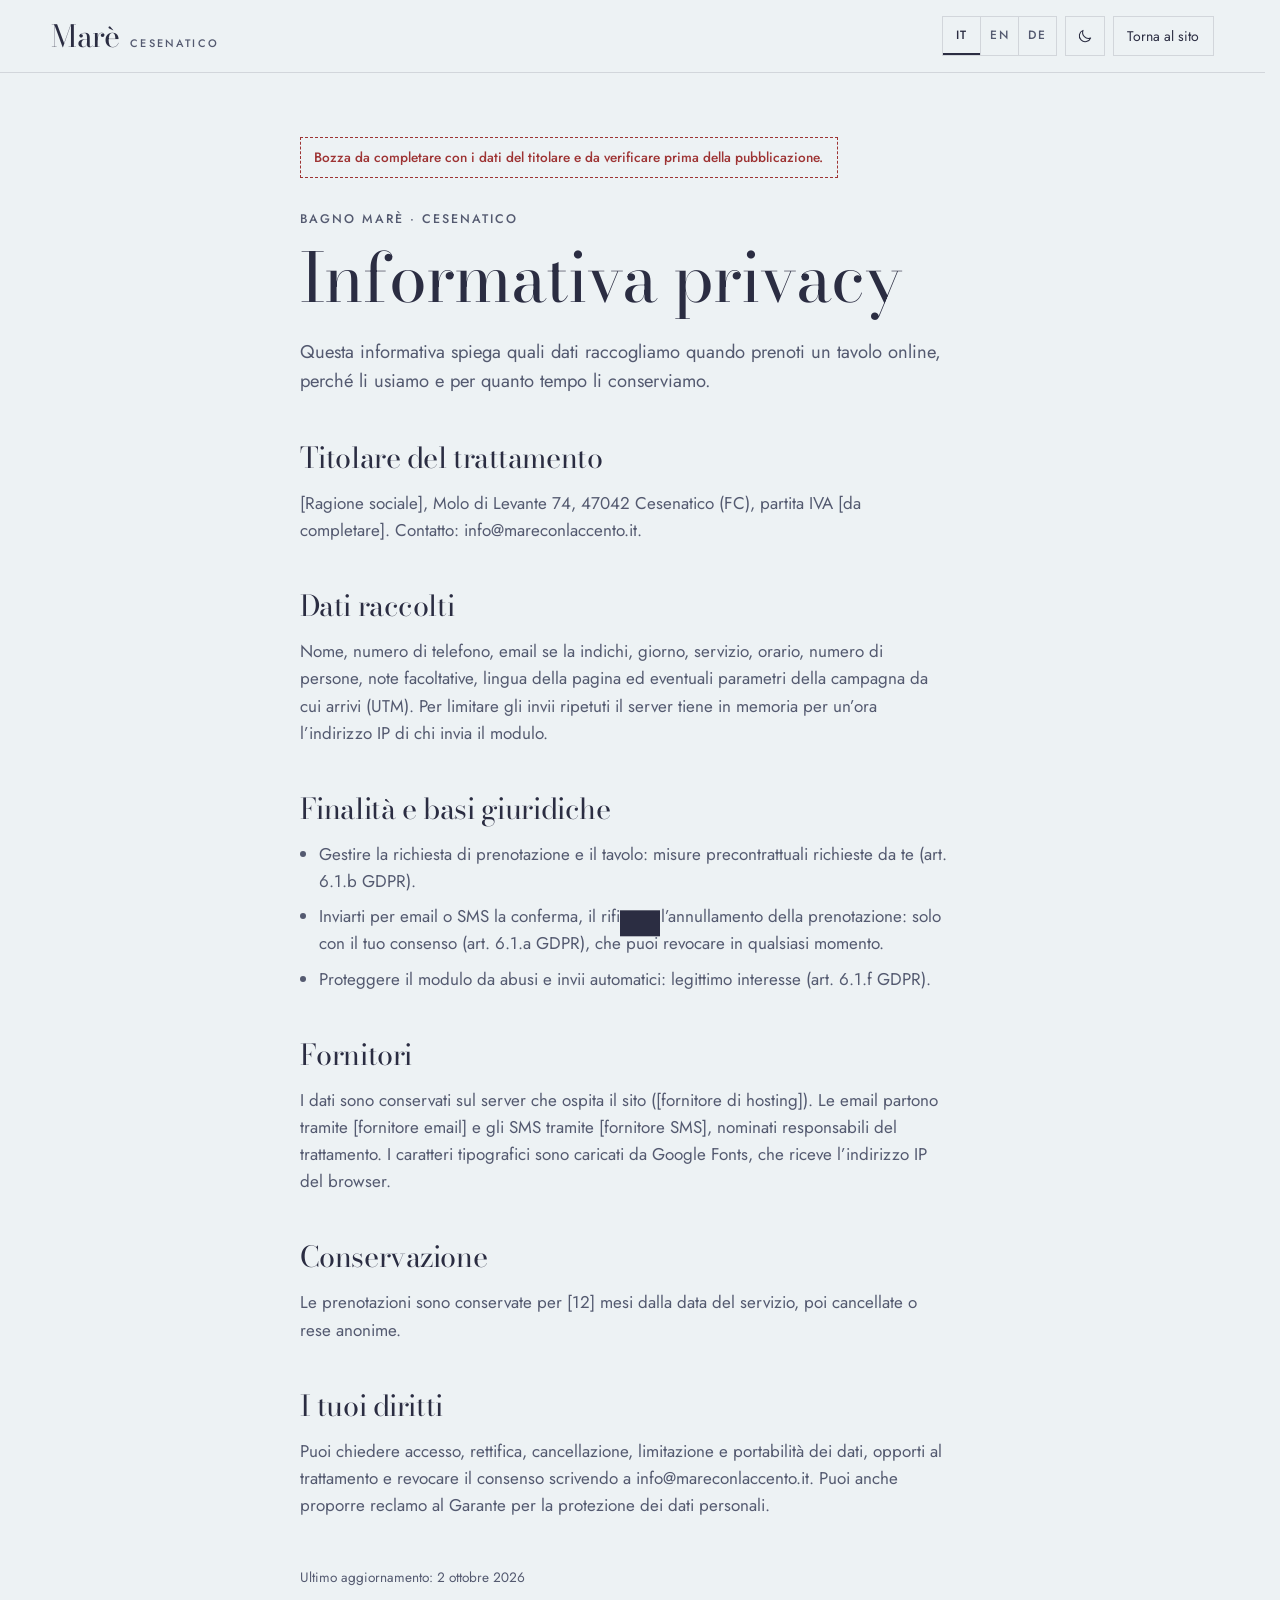
<file: privacy.html>
<!doctype html>
<html lang="it" data-page="privacy">
<head>
  <meta charset="utf-8">
  <meta name="viewport" content="width=device-width, initial-scale=1, viewport-fit=cover">
  <title>Informativa privacy | Bagno Marè</title>
  <meta name="description" content="Come il Bagno Marè tratta i dati delle prenotazioni online.">
  <meta name="robots" content="noindex">
  <meta name="theme-color" content="#edf2f4">
  <link rel="canonical" href="__ORIGIN__/privacy.html">
  <link rel="alternate" hreflang="it" href="__ORIGIN__/privacy.html">
  <link rel="alternate" hreflang="en" href="__ORIGIN__/en/privacy.html">
  <link rel="alternate" hreflang="de" href="__ORIGIN__/de/privacy.html">
  <link rel="alternate" hreflang="x-default" href="__ORIGIN__/privacy.html">
  <link rel="icon" href="/favicon.svg" type="image/svg+xml">
  <link rel="preconnect" href="https://fonts.googleapis.com">
  <link rel="preconnect" href="https://fonts.gstatic.com" crossorigin>
  <link rel="stylesheet" href="https://fonts.googleapis.com/css2?family=Bodoni+Moda:opsz,wght@6..96,400..600&family=Jost:wght@300..600&display=swap">
  <link rel="stylesheet" href="/styles.css?v=aa09e8a456">
  <script src="/boot.js?v=7756e95311"></script>
  <script src="/app.js?v=9c65226bb7" defer></script>
  <script type="application/json" id="i18n">{"locale":"it-IT","theme_to_light":"Passa al tema chiaro","theme_to_dark":"Passa al tema scuro","copy":"Copia","copied":"Copiato","copy_done":"Copiato negli appunti","copy_fail":"Copia non riuscita: seleziona il testo a mano.","network_error":"Connessione non riuscita. Controlla la rete e riprova.","request_failed":"La richiesta non è riuscita. Riprova tra poco.","weather":{"clear":"sereno","clear_night":"cielo limpido","mostly_clear":"quasi sereno","partly_cloudy":"poco nuvoloso","cloudy":"nuvoloso","fog":"nebbia","drizzle":"pioviggine","rain":"pioggia","snow":"neve","showers":"rovesci","storm":"temporale","sea":"mare {t}°","title":"Meteo attuale a Cesenatico"},"search":{"suggestions":"Suggerimenti","results_one":"1 risultato","results_many":"{n} risultati","empty":"Nessun risultato per “{q}”. Prova con un’altra parola, oppure scrivici a info@mareconlaccento.it.","items":[{"title":"Prenotare un tavolo","section":"Prenota","action":"booking"},{"title":"Orari e stagione","section":"Contatti","href":"#orari"},{"title":"La carta e i menu in PDF","section":"Cucina","href":"#cucina"},{"title":"Allergie e intolleranze","section":"Domande","href":"#faq"},{"title":"Come arrivare","section":"Contatti","href":"#contatti"}]},"status":{"open_kitchen":"Aperto oggi · cucina fino alle {time}","open_beach":"Aperto oggi · spiaggia fino alle {time}","closed_today":"Chiuso oggi · riapriamo {when}","closed_now":"Chiuso ora · riapriamo {when}","closed_season":"Chiuso · ci vediamo la prossima stagione","tomorrow":"domani","on_weekday":"{weekday}","on_date":"il {date}"},"hours":{"range":"{a}–{b}","not_offered":"Non disponibile","restaurant_season":"Ristorante dal {start} al {end}.","beach_season":"Spiaggia dal {start} al {end}.","weekly":"Giorno di riposo: {days}.","offseason":"Fuori stagione siamo aperti {days}, {services}.","offseason_none":"Fuori stagione il ristorante è chiuso.","services_both":"a pranzo e a cena","services_pranzo":"solo a pranzo","services_cena":"solo a cena","closures":"Chiusure in programma: {list}.","closure_tutto":"{date}","closure_pranzo":"{date} a pranzo","closure_cena":"{date} a cena","and":" e ","day_season":"Stagione {year}: dal {start} al {end}."},"booking":{"from":"dalle {time}","lunch":"Pranzo","dinner":"Cena","service_lunch":"il pranzo","service_dinner":"la cena","day_missing":"giorno da scegliere","time_missing":"orario da scegliere","guest_one":"{n} persona","guest_many":"{n} persone","today":"Oggi, {date}","closed_label":"{date}, chiuso","closed_tag":"Chiuso","time_hint":"Scegli un giorno per vedere gli orari.","guests_hint":"Oltre {max} persone? Scrivici, organizziamo noi.","slot_full":"Completo","slot_max":"Max {n} pers.","slot_last":"Ultimi posti","slot_free":"Libero","not_configured_title":"Prenotazioni online non ancora aperte.","not_configured_text":"Per {service} chiamaci al {phone}.","out_of_range_title":"Data troppo lontana.","out_of_range_text":"Questo giorno non è ancora prenotabile online.","past_title":"Servizio concluso.","past_text":"Per oggi gli orari sono passati. Scegli un altro giorno.","closed_title":"Siamo chiusi.","closed_lunch":"{date} siamo chiusi a pranzo.","closed_dinner":"{date} siamo chiusi a cena.","closed_next":"Il primo giorno disponibile è {date}.","closed_pick":"Scegli {date}","closed_none":"Al momento non ci sono altri giorni prenotabili online per questo servizio.","full":"Per {service} di questo giorno è tutto prenotato{for}. Prova l’altro servizio o un altro giorno.","full_for":" per {n} persone","unavailable_title":"Orari non disponibili.","retry":"Riprova","err_date":"Scegli un giorno dal calendario.","err_time":"Scegli uno degli orari disponibili.","err_time_no_date":"Gli orari compaiono dopo aver scelto il giorno.","err_name":"Scrivi nome e cognome, almeno due lettere.","err_phone":"Inserisci un numero valido, ad esempio 333 123 4567.","err_email":"Controlla l’indirizzo email, ad esempio nome@esempio.it.","service_down":"Il servizio di prenotazione non risponde in questo momento. Riprova tra poco o chiamaci al {phone}.","codes":{"closed":"In quel giorno il servizio è chiuso. Scegli un altro giorno.","slot_unavailable":"Questo orario non è più disponibile.","slot_full":"I posti per questo orario sono terminati. Scegli un altro orario.","day_full":"Per questo giorno abbiamo raggiunto il numero massimo di coperti.","rate_limited":"Hai inviato molte richieste in poco tempo. Riprova più tardi o chiamaci.","invalid_name":"Inserisci il nome per la prenotazione: almeno 2 lettere.","invalid_phone":"Inserisci un numero di telefono valido, con almeno 6 cifre.","invalid_email":"L’indirizzo email non è valido.","invalid_date":"Scegli una data valida.","invalid_service":"Scegli pranzo o cena.","invalid_time":"Scegli un orario valido.","not_bookable":"Questo orario non è prenotabile online. Scegli un’altra data o un altro orario.","group_too_large":"Per i gruppi più numerosi contattaci direttamente.","save_failed":"Non è stato possibile salvare la prenotazione. Riprova."},"note_email":"Richiesta ricevuta. Ti scriviamo a {to} appena lo staff la conferma, di solito entro poche ore.","note_sms":"Richiesta ricevuta. Ti mandiamo un SMS al {to} appena lo staff la conferma, di solito entro poche ore.","note_none":"Richiesta ricevuta. Lo staff la verifica: per sapere se è confermata chiamaci al {phone}.","recap_service":"Servizio","recap_day":"Giorno","recap_time":"Orario","recap_guests":"Persone","recap_name":"A nome di","print_title":"Bagno Marè · Prenotazione","print_code":"Codice","print_address":"Indirizzo","print_note":"Richiesta registrata. La conferma arriva quando lo staff la verifica.","ics_lunch":"Pranzo al Bagno Marè","ics_dinner":"Cena al Bagno Marè","ics_desc":"Prenotazione {code} per {guests}.","ics_file":"prenotazione-mare","summary_default":"Scegli giorno e orario"},"lang":"it","prefix":"/","prefixes":{"it":"/","en":"/en/","de":"/de/"},"suggest":{"it":{"text":"Questa pagina è disponibile anche in italiano.","action":"Passa all’italiano","dismiss":"No, grazie"},"en":{"text":"This page is also available in English.","action":"Switch to English","dismiss":"No thanks"},"de":{"text":"Diese Seite gibt es auch auf Deutsch.","action":"Auf Deutsch lesen","dismiss":"Nein, danke"}}}</script>
</head>
<body>
  <svg class="sprite" aria-hidden="true" focusable="false">
    <symbol id="i-arrow" viewBox="0 0 24 24"><path d="M7 17 17 7M9 7h8v8"/></symbol>
    <symbol id="i-right" viewBox="0 0 24 24"><path d="M4 12h15M13.5 6.5 19 12l-5.5 5.5"/></symbol>
    <symbol id="i-search" viewBox="0 0 24 24"><circle cx="10.5" cy="10.5" r="6.25"/><path d="m15.2 15.2 5.3 5.3"/></symbol>
    <symbol id="i-close" viewBox="0 0 24 24"><path d="m6 6 12 12M18 6 6 18"/></symbol>
    <symbol id="i-sun" viewBox="0 0 24 24"><circle cx="12" cy="12" r="4"/><path d="M12 2.5v2M12 19.5v2M2.5 12h2M19.5 12h2M5.3 5.3l1.4 1.4M17.3 17.3l1.4 1.4M5.3 18.7l1.4-1.4M17.3 6.7l1.4-1.4"/></symbol>
    <symbol id="i-moon" viewBox="0 0 24 24"><path d="M19.5 14.6A7.8 7.8 0 0 1 9.4 4.5a7.8 7.8 0 1 0 10.1 10.1Z"/></symbol>
    <symbol id="i-up" viewBox="0 0 24 24"><path d="M12 19.5V5M6 10.5 12 4.5l6 6"/></symbol>
    <symbol id="i-phone" viewBox="0 0 24 24"><path d="M6.6 3.5h2.6l1.4 4-2 1.3a11 11 0 0 0 6.6 6.6l1.3-2 4 1.4v2.6a1.8 1.8 0 0 1-1.9 1.8A16.4 16.4 0 0 1 4.8 5.4a1.8 1.8 0 0 1 1.8-1.9Z"/></symbol>
    <symbol id="i-mail" viewBox="0 0 24 24"><rect x="3.5" y="5.5" width="17" height="13" rx="1.5"/><path d="m4 6.5 8 6.5 8-6.5"/></symbol>
    <symbol id="i-pin" viewBox="0 0 24 24"><path d="M12 21s-6.5-6-6.5-11a6.5 6.5 0 0 1 13 0c0 5-6.5 11-6.5 11Z"/><circle cx="12" cy="10" r="2.3"/></symbol>
    <symbol id="i-copy" viewBox="0 0 24 24"><rect x="8.5" y="8.5" width="11" height="11" rx="1.5"/><path d="M15.5 8.5V6a1.5 1.5 0 0 0-1.5-1.5H6A1.5 1.5 0 0 0 4.5 6v8A1.5 1.5 0 0 0 6 15.5h2.5"/></symbol>
    <symbol id="i-check" viewBox="0 0 24 24"><path d="m5 12.5 4.5 4.5L19 7.5"/></symbol>
    <symbol id="i-calendar" viewBox="0 0 24 24"><rect x="3.5" y="5" width="17" height="15.5" rx="1.5"/><path d="M3.5 10h17M8 3v4M16 3v4"/></symbol>
    <symbol id="i-print" viewBox="0 0 24 24"><path d="M7 9V3.5h10V9M7 17.5H4.5v-7A1.5 1.5 0 0 1 6 9h12a1.5 1.5 0 0 1 1.5 1.5v7H17"/><rect x="7" y="14" width="10" height="6.5"/></symbol>
    <symbol id="i-plus" viewBox="0 0 24 24"><path d="M12 5v14M5 12h14"/></symbol>
    <symbol id="i-minus" viewBox="0 0 24 24"><path d="M5 12h14"/></symbol>
    <symbol id="i-prev" viewBox="0 0 24 24"><path d="M14.5 6 8.5 12l6 6"/></symbol>
    <symbol id="i-next" viewBox="0 0 24 24"><path d="m9.5 6 6 6-6 6"/></symbol>
    <symbol id="i-download" viewBox="0 0 24 24"><path d="M12 4v11M7 10.5l5 5 5-5M5 20h14"/></symbol>
    <symbol id="i-clock" viewBox="0 0 24 24"><circle cx="12" cy="12" r="8.5"/><path d="M12 7.5V12l3 2"/></symbol>
    <symbol id="i-chat" viewBox="0 0 24 24"><path d="M4.5 6A1.5 1.5 0 0 1 6 4.5h12A1.5 1.5 0 0 1 19.5 6v9a1.5 1.5 0 0 1-1.5 1.5H10l-4.5 3.5v-3.5H6A1.5 1.5 0 0 1 4.5 15Z"/></symbol>
  </svg>
  <a class="skip-link" href="#contenuto">Salta al contenuto</a>
  <header class="site-header is-scrolled" id="siteHeader">
    <div class="site-header__inner">
      <a class="wordmark" href="/">Marè<span class="wordmark__place">Cesenatico</span></a>
      <div class="header-tools">
        <nav class="lang-switch" aria-label="Lingua"><a href="/privacy.html" lang="it" hreflang="it" data-lang-link="it" aria-current="page"><span aria-hidden="true">IT</span><span class="sr-only">Italiano</span></a><a href="/en/privacy.html" lang="en" hreflang="en" data-lang-link="en"><span aria-hidden="true">EN</span><span class="sr-only">English</span></a><a href="/de/privacy.html" lang="de" hreflang="de" data-lang-link="de"><span aria-hidden="true">DE</span><span class="sr-only">Deutsch</span></a></nav>
        <button class="tool-btn tool-btn--icon" type="button" id="themeToggle" aria-label="Passa al tema scuro" aria-pressed="false">
          <svg class="icon icon--moon" aria-hidden="true"><use href="#i-moon"/></svg>
          <svg class="icon icon--sun" aria-hidden="true"><use href="#i-sun"/></svg>
        </button>
        <a class="tool-btn" href="/">Torna al sito</a>
      </div>
    </div>
  </header>

  <main id="contenuto" tabindex="-1" class="legal wrap">
    <p class="legal__draft">Bozza da completare con i dati del titolare e da verificare prima della pubblicazione.</p>
    <p class="sec-index">Bagno Marè · Cesenatico</p>
    <h1>Informativa privacy</h1>
    <p class="legal__lead">Questa informativa spiega quali dati raccogliamo quando prenoti un tavolo online, perché li usiamo e per quanto tempo li conserviamo.</p>

    <h2>Titolare del trattamento</h2>
    <p>[Ragione sociale], Molo di Levante 74, 47042 Cesenatico (FC), partita IVA [da completare]. Contatto: info@mareconlaccento.it.</p>

    <h2>Dati raccolti</h2>
    <p>Nome, numero di telefono, email se la indichi, giorno, servizio, orario, numero di persone, note facoltative, lingua della pagina ed eventuali parametri della campagna da cui arrivi (UTM). Per limitare gli invii ripetuti il server tiene in memoria per un’ora l’indirizzo IP di chi invia il modulo.</p>

    <h2>Finalità e basi giuridiche</h2>
    <ul>
      <li>Gestire la richiesta di prenotazione e il tavolo: misure precontrattuali richieste da te (art. 6.1.b GDPR).</li>
      <li>Inviarti per email o SMS la conferma, il rifiuto o l’annullamento della prenotazione: solo con il tuo consenso (art. 6.1.a GDPR), che puoi revocare in qualsiasi momento.</li>
      <li>Proteggere il modulo da abusi e invii automatici: legittimo interesse (art. 6.1.f GDPR).</li>
    </ul>

    <h2>Fornitori</h2>
    <p>I dati sono conservati sul server che ospita il sito ([fornitore di hosting]). Le email partono tramite [fornitore email] e gli SMS tramite [fornitore SMS], nominati responsabili del trattamento. I caratteri tipografici sono caricati da Google Fonts, che riceve l’indirizzo IP del browser.</p>

    <h2>Conservazione</h2>
    <p>Le prenotazioni sono conservate per [12] mesi dalla data del servizio, poi cancellate o rese anonime.</p>

    <h2>I tuoi diritti</h2>
    <p>Puoi chiedere accesso, rettifica, cancellazione, limitazione e portabilità dei dati, opporti al trattamento e revocare il consenso scrivendo a info@mareconlaccento.it. Puoi anche proporre reclamo al Garante per la protezione dei dati personali.</p>

    <p class="legal__updated">Ultimo aggiornamento: <time datetime="2026-10-02">2 ottobre 2026</time></p>
  </main>

  <div class="toast" id="toast" role="status" aria-live="polite"></div>
</body>
</html>
</file>
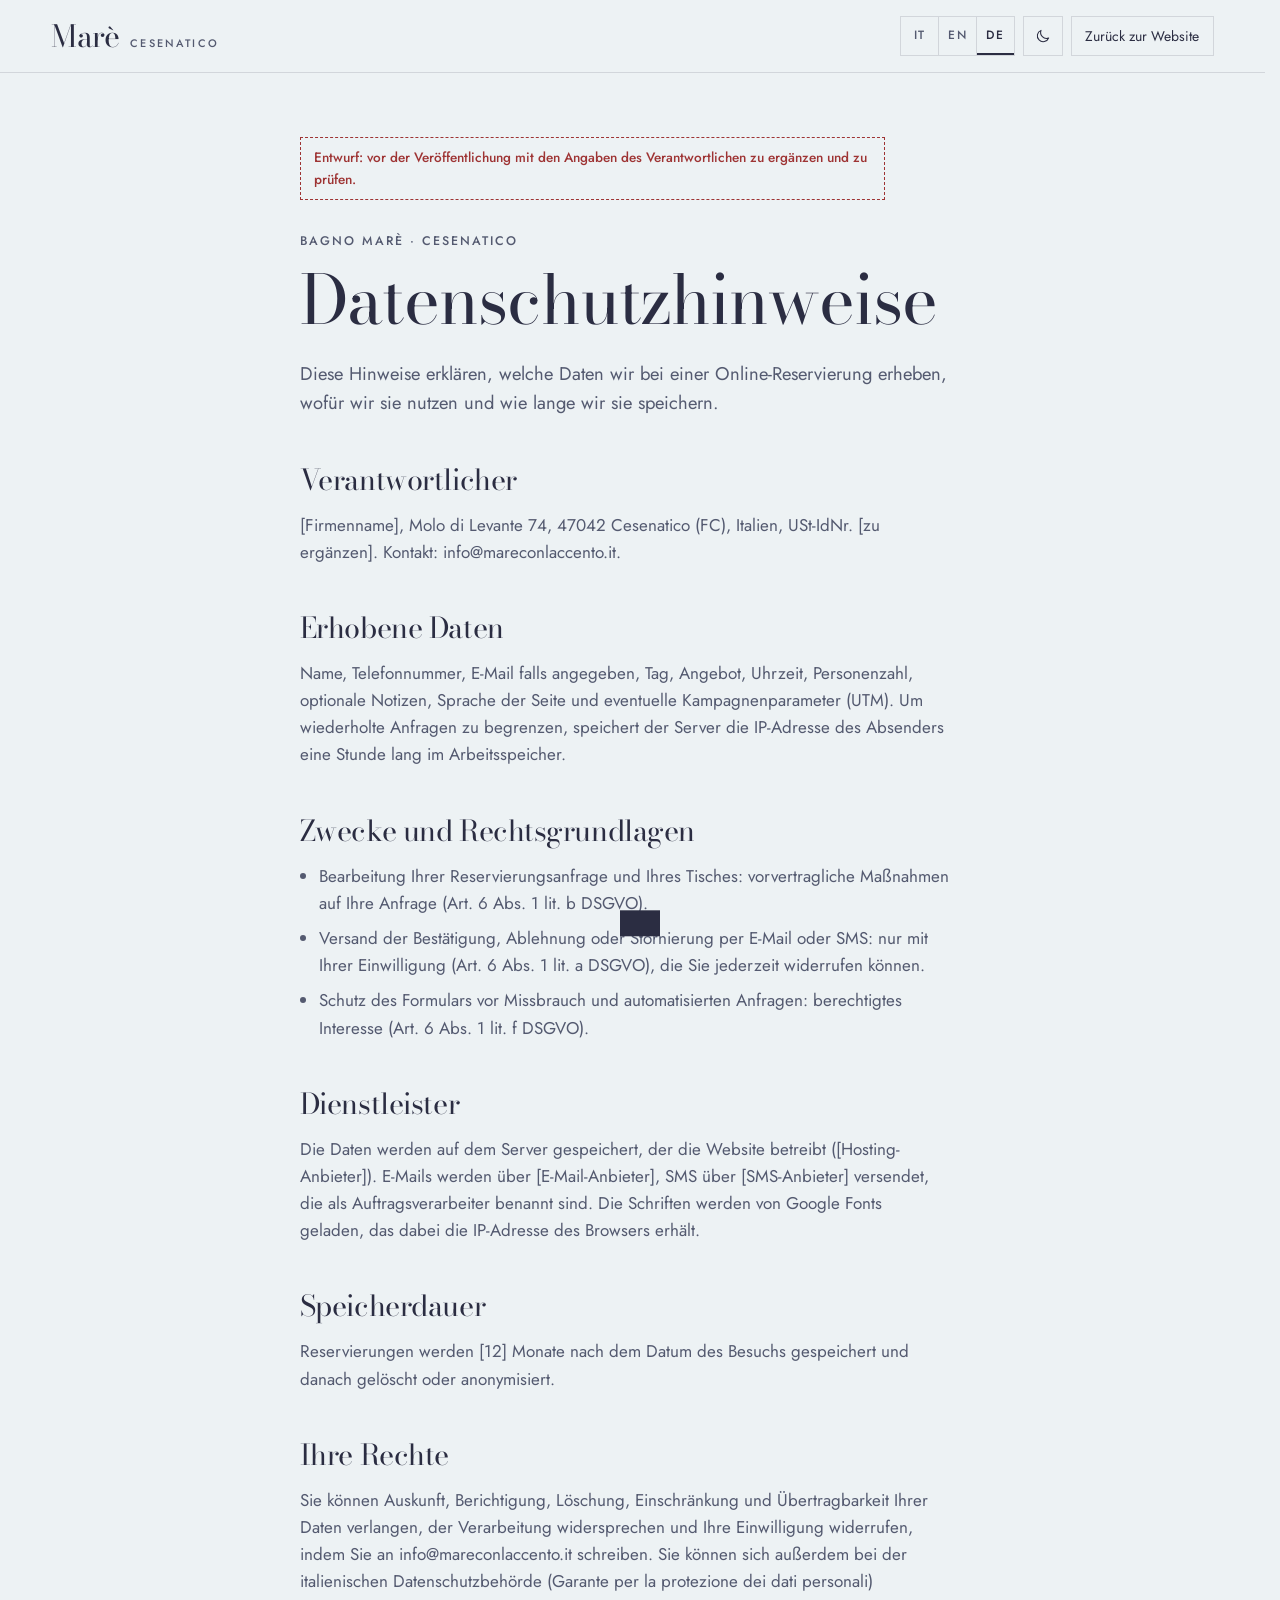
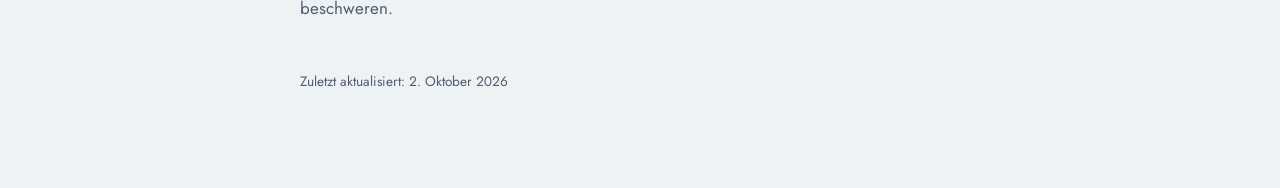
<file: de/privacy.html>
<!doctype html>
<html lang="de" data-page="privacy">
<head>
  <meta charset="utf-8">
  <meta name="viewport" content="width=device-width, initial-scale=1, viewport-fit=cover">
  <title>Datenschutzhinweise | Bagno Marè</title>
  <meta name="description" content="Wie das Bagno Marè die Daten der Online-Reservierungen verarbeitet.">
  <meta name="robots" content="noindex">
  <meta name="theme-color" content="#edf2f4">
  <link rel="canonical" href="__ORIGIN__/de/privacy.html">
  <link rel="alternate" hreflang="it" href="__ORIGIN__/privacy.html">
  <link rel="alternate" hreflang="en" href="__ORIGIN__/en/privacy.html">
  <link rel="alternate" hreflang="de" href="__ORIGIN__/de/privacy.html">
  <link rel="alternate" hreflang="x-default" href="__ORIGIN__/privacy.html">
  <link rel="icon" href="/favicon.svg" type="image/svg+xml">
  <link rel="preconnect" href="https://fonts.googleapis.com">
  <link rel="preconnect" href="https://fonts.gstatic.com" crossorigin>
  <link rel="stylesheet" href="https://fonts.googleapis.com/css2?family=Bodoni+Moda:opsz,wght@6..96,400..600&family=Jost:wght@300..600&display=swap">
  <link rel="stylesheet" href="/styles.css?v=aa09e8a456">
  <script src="/boot.js?v=7756e95311"></script>
  <script src="/app.js?v=9c65226bb7" defer></script>
  <script type="application/json" id="i18n">{"locale":"de-DE","theme_to_light":"Helles Design aktivieren","theme_to_dark":"Dunkles Design aktivieren","copy":"Kopieren","copied":"Kopiert","copy_done":"In die Zwischenablage kopiert","copy_fail":"Kopieren fehlgeschlagen: bitte den Text von Hand markieren.","network_error":"Keine Verbindung. Bitte Netzwerk prüfen und erneut versuchen.","request_failed":"Die Anfrage hat nicht geklappt. Bitte gleich noch einmal versuchen.","weather":{"clear":"sonnig","clear_night":"klarer Himmel","mostly_clear":"überwiegend klar","partly_cloudy":"leicht bewölkt","cloudy":"bewölkt","fog":"Nebel","drizzle":"Nieselregen","rain":"Regen","snow":"Schnee","showers":"Schauer","storm":"Gewitter","sea":"Meer {t}°","title":"Aktuelles Wetter in Cesenatico"},"search":{"suggestions":"Vorschläge","results_one":"1 Treffer","results_many":"{n} Treffer","empty":"Keine Treffer für „{q}“. Versuchen Sie ein anderes Wort oder schreiben Sie an info@mareconlaccento.it.","items":[{"title":"Einen Tisch reservieren","section":"Reservieren","action":"booking"},{"title":"Öffnungszeiten und Saison","section":"Kontakt","href":"#orari"},{"title":"Die Karte und PDF-Karten","section":"Küche","href":"#cucina"},{"title":"Allergien und Unverträglichkeiten","section":"Fragen","href":"#faq"},{"title":"Anfahrt","section":"Kontakt","href":"#contatti"}]},"status":{"open_kitchen":"Heute geöffnet · Küche bis {time}","open_beach":"Heute geöffnet · Strand bis {time}","closed_today":"Heute geschlossen · wieder geöffnet {when}","closed_now":"Jetzt geschlossen · wieder geöffnet {when}","closed_season":"Geschlossen · bis zur nächsten Saison","tomorrow":"morgen","on_weekday":"am {weekday}","on_date":"am {date}"},"hours":{"range":"{a}–{b}","not_offered":"Nicht verfügbar","restaurant_season":"Restaurant vom {start} bis {end}.","beach_season":"Strand vom {start} bis {end}.","weekly":"Ruhetag: {days}.","offseason":"Außerhalb der Saison geöffnet: {days}, {services}.","offseason_none":"Außerhalb der Saison ist das Restaurant geschlossen.","services_both":"mittags und abends","services_pranzo":"nur mittags","services_cena":"nur abends","closures":"Geplante Schließtage: {list}.","closure_tutto":"{date}","closure_pranzo":"{date} mittags","closure_cena":"{date} abends","and":" und ","day_season":"Saison {year}: vom {start} bis {end}."},"booking":{"from":"ab {time}","lunch":"Mittagessen","dinner":"Abendessen","service_lunch":"das Mittagessen","service_dinner":"das Abendessen","day_missing":"Tag noch offen","time_missing":"Uhrzeit noch offen","guest_one":"{n} Person","guest_many":"{n} Personen","today":"Heute, {date}","closed_label":"{date}, geschlossen","closed_tag":"Zu","time_hint":"Wählen Sie einen Tag, um die Uhrzeiten zu sehen.","guests_hint":"Mehr als {max} Personen? Schreiben Sie uns, wir organisieren das.","slot_full":"Ausgebucht","slot_max":"Max. {n}","slot_last":"Letzte Plätze","slot_free":"Frei","not_configured_title":"Online-Reservierung noch nicht geöffnet.","not_configured_text":"Für {service} rufen Sie uns bitte an: +39 {phone}.","out_of_range_title":"Datum zu weit entfernt.","out_of_range_text":"Dieser Tag ist online noch nicht buchbar.","past_title":"Service beendet.","past_text":"Die heutigen Uhrzeiten sind vorbei. Bitte wählen Sie einen anderen Tag.","closed_title":"Wir haben geschlossen.","closed_lunch":"{date} haben wir mittags geschlossen.","closed_dinner":"{date} haben wir abends geschlossen.","closed_next":"Der erste freie Tag ist {date}.","closed_pick":"{date} wählen","closed_none":"Für dieses Angebot sind derzeit keine weiteren Tage online buchbar.","full":"Für {service} an diesem Tag ist alles ausgebucht{for}. Versuchen Sie das andere Angebot oder einen anderen Tag.","full_for":" für {n} Personen","unavailable_title":"Uhrzeiten nicht verfügbar.","retry":"Erneut versuchen","err_date":"Wählen Sie einen Tag im Kalender.","err_time":"Wählen Sie eine der freien Uhrzeiten.","err_time_no_date":"Die Uhrzeiten erscheinen, sobald Sie einen Tag gewählt haben.","err_name":"Bitte Vor- und Nachnamen angeben, mindestens zwei Buchstaben.","err_phone":"Bitte eine gültige Nummer eingeben, zum Beispiel +49 151 23456789.","err_email":"Bitte die E-Mail-Adresse prüfen, zum Beispiel name@beispiel.de.","service_down":"Der Reservierungsdienst antwortet gerade nicht. Bitte gleich noch einmal versuchen oder anrufen: +39 {phone}.","codes":{"closed":"An diesem Tag ist das Angebot geschlossen. Bitte wählen Sie einen anderen Tag.","slot_unavailable":"Diese Uhrzeit ist nicht mehr verfügbar.","slot_full":"Diese Uhrzeit ist inzwischen ausgebucht. Bitte wählen Sie eine andere.","day_full":"Für diesen Tag ist die maximale Gästezahl erreicht.","rate_limited":"Sie haben in kurzer Zeit viele Anfragen gesendet. Bitte später erneut versuchen oder anrufen.","invalid_name":"Bitte einen Namen angeben: mindestens 2 Buchstaben.","invalid_phone":"Bitte eine gültige Telefonnummer mit mindestens 6 Ziffern angeben.","invalid_email":"Die E-Mail-Adresse ist nicht gültig.","invalid_date":"Bitte ein gültiges Datum wählen.","invalid_service":"Bitte Mittag- oder Abendessen wählen.","invalid_time":"Bitte eine gültige Uhrzeit wählen.","not_bookable":"Diese Uhrzeit ist online nicht buchbar. Bitte ein anderes Datum oder eine andere Uhrzeit wählen.","group_too_large":"Für größere Gruppen kontaktieren Sie uns bitte direkt.","save_failed":"Die Reservierung konnte nicht gespeichert werden. Bitte erneut versuchen."},"note_email":"Anfrage erhalten. Wir schreiben an {to}, sobald unser Team sie bestätigt, meist innerhalb weniger Stunden.","note_sms":"Anfrage erhalten. Wir schicken eine SMS an {to}, sobald unser Team sie bestätigt, meist innerhalb weniger Stunden.","note_none":"Anfrage erhalten. Unser Team prüft sie: ob sie bestätigt ist, erfahren Sie telefonisch unter +39 {phone}.","recap_service":"Angebot","recap_day":"Tag","recap_time":"Uhrzeit","recap_guests":"Personen","recap_name":"Name","print_title":"Bagno Marè · Reservierung","print_code":"Code","print_address":"Adresse","print_note":"Anfrage registriert. Die Bestätigung folgt, sobald unser Team sie geprüft hat.","ics_lunch":"Mittagessen im Bagno Marè","ics_dinner":"Abendessen im Bagno Marè","ics_desc":"Reservierung {code} für {guests}.","ics_file":"reservierung-mare","summary_default":"Tag und Uhrzeit wählen"},"lang":"de","prefix":"/de/","prefixes":{"it":"/","en":"/en/","de":"/de/"},"suggest":{"it":{"text":"Questa pagina è disponibile anche in italiano.","action":"Passa all’italiano","dismiss":"No, grazie"},"en":{"text":"This page is also available in English.","action":"Switch to English","dismiss":"No thanks"},"de":{"text":"Diese Seite gibt es auch auf Deutsch.","action":"Auf Deutsch lesen","dismiss":"Nein, danke"}}}</script>
</head>
<body>
  <svg class="sprite" aria-hidden="true" focusable="false">
    <symbol id="i-arrow" viewBox="0 0 24 24"><path d="M7 17 17 7M9 7h8v8"/></symbol>
    <symbol id="i-right" viewBox="0 0 24 24"><path d="M4 12h15M13.5 6.5 19 12l-5.5 5.5"/></symbol>
    <symbol id="i-search" viewBox="0 0 24 24"><circle cx="10.5" cy="10.5" r="6.25"/><path d="m15.2 15.2 5.3 5.3"/></symbol>
    <symbol id="i-close" viewBox="0 0 24 24"><path d="m6 6 12 12M18 6 6 18"/></symbol>
    <symbol id="i-sun" viewBox="0 0 24 24"><circle cx="12" cy="12" r="4"/><path d="M12 2.5v2M12 19.5v2M2.5 12h2M19.5 12h2M5.3 5.3l1.4 1.4M17.3 17.3l1.4 1.4M5.3 18.7l1.4-1.4M17.3 6.7l1.4-1.4"/></symbol>
    <symbol id="i-moon" viewBox="0 0 24 24"><path d="M19.5 14.6A7.8 7.8 0 0 1 9.4 4.5a7.8 7.8 0 1 0 10.1 10.1Z"/></symbol>
    <symbol id="i-up" viewBox="0 0 24 24"><path d="M12 19.5V5M6 10.5 12 4.5l6 6"/></symbol>
    <symbol id="i-phone" viewBox="0 0 24 24"><path d="M6.6 3.5h2.6l1.4 4-2 1.3a11 11 0 0 0 6.6 6.6l1.3-2 4 1.4v2.6a1.8 1.8 0 0 1-1.9 1.8A16.4 16.4 0 0 1 4.8 5.4a1.8 1.8 0 0 1 1.8-1.9Z"/></symbol>
    <symbol id="i-mail" viewBox="0 0 24 24"><rect x="3.5" y="5.5" width="17" height="13" rx="1.5"/><path d="m4 6.5 8 6.5 8-6.5"/></symbol>
    <symbol id="i-pin" viewBox="0 0 24 24"><path d="M12 21s-6.5-6-6.5-11a6.5 6.5 0 0 1 13 0c0 5-6.5 11-6.5 11Z"/><circle cx="12" cy="10" r="2.3"/></symbol>
    <symbol id="i-copy" viewBox="0 0 24 24"><rect x="8.5" y="8.5" width="11" height="11" rx="1.5"/><path d="M15.5 8.5V6a1.5 1.5 0 0 0-1.5-1.5H6A1.5 1.5 0 0 0 4.5 6v8A1.5 1.5 0 0 0 6 15.5h2.5"/></symbol>
    <symbol id="i-check" viewBox="0 0 24 24"><path d="m5 12.5 4.5 4.5L19 7.5"/></symbol>
    <symbol id="i-calendar" viewBox="0 0 24 24"><rect x="3.5" y="5" width="17" height="15.5" rx="1.5"/><path d="M3.5 10h17M8 3v4M16 3v4"/></symbol>
    <symbol id="i-print" viewBox="0 0 24 24"><path d="M7 9V3.5h10V9M7 17.5H4.5v-7A1.5 1.5 0 0 1 6 9h12a1.5 1.5 0 0 1 1.5 1.5v7H17"/><rect x="7" y="14" width="10" height="6.5"/></symbol>
    <symbol id="i-plus" viewBox="0 0 24 24"><path d="M12 5v14M5 12h14"/></symbol>
    <symbol id="i-minus" viewBox="0 0 24 24"><path d="M5 12h14"/></symbol>
    <symbol id="i-prev" viewBox="0 0 24 24"><path d="M14.5 6 8.5 12l6 6"/></symbol>
    <symbol id="i-next" viewBox="0 0 24 24"><path d="m9.5 6 6 6-6 6"/></symbol>
    <symbol id="i-download" viewBox="0 0 24 24"><path d="M12 4v11M7 10.5l5 5 5-5M5 20h14"/></symbol>
    <symbol id="i-clock" viewBox="0 0 24 24"><circle cx="12" cy="12" r="8.5"/><path d="M12 7.5V12l3 2"/></symbol>
    <symbol id="i-chat" viewBox="0 0 24 24"><path d="M4.5 6A1.5 1.5 0 0 1 6 4.5h12A1.5 1.5 0 0 1 19.5 6v9a1.5 1.5 0 0 1-1.5 1.5H10l-4.5 3.5v-3.5H6A1.5 1.5 0 0 1 4.5 15Z"/></symbol>
  </svg>
  <a class="skip-link" href="#contenuto">Zum Inhalt springen</a>
  <header class="site-header is-scrolled" id="siteHeader">
    <div class="site-header__inner">
      <a class="wordmark" href="/de/">Marè<span class="wordmark__place">Cesenatico</span></a>
      <div class="header-tools">
        <nav class="lang-switch" aria-label="Sprache"><a href="/privacy.html" lang="it" hreflang="it" data-lang-link="it"><span aria-hidden="true">IT</span><span class="sr-only">Italiano</span></a><a href="/en/privacy.html" lang="en" hreflang="en" data-lang-link="en"><span aria-hidden="true">EN</span><span class="sr-only">English</span></a><a href="/de/privacy.html" lang="de" hreflang="de" data-lang-link="de" aria-current="page"><span aria-hidden="true">DE</span><span class="sr-only">Deutsch</span></a></nav>
        <button class="tool-btn tool-btn--icon" type="button" id="themeToggle" aria-label="Dunkles Design aktivieren" aria-pressed="false">
          <svg class="icon icon--moon" aria-hidden="true"><use href="#i-moon"/></svg>
          <svg class="icon icon--sun" aria-hidden="true"><use href="#i-sun"/></svg>
        </button>
        <a class="tool-btn" href="/de/">Zurück zur Website</a>
      </div>
    </div>
  </header>

  <main id="contenuto" tabindex="-1" class="legal wrap">
    <p class="legal__draft">Entwurf: vor der Veröffentlichung mit den Angaben des Verantwortlichen zu ergänzen und zu prüfen.</p>
    <p class="sec-index">Bagno Marè · Cesenatico</p>
    <h1>Datenschutzhinweise</h1>
    <p class="legal__lead">Diese Hinweise erklären, welche Daten wir bei einer Online-Reservierung erheben, wofür wir sie nutzen und wie lange wir sie speichern.</p>

    <h2>Verantwortlicher</h2>
    <p>[Firmenname], Molo di Levante 74, 47042 Cesenatico (FC), Italien, USt-IdNr. [zu ergänzen]. Kontakt: info@mareconlaccento.it.</p>

    <h2>Erhobene Daten</h2>
    <p>Name, Telefonnummer, E-Mail falls angegeben, Tag, Angebot, Uhrzeit, Personenzahl, optionale Notizen, Sprache der Seite und eventuelle Kampagnenparameter (UTM). Um wiederholte Anfragen zu begrenzen, speichert der Server die IP-Adresse des Absenders eine Stunde lang im Arbeitsspeicher.</p>

    <h2>Zwecke und Rechtsgrundlagen</h2>
    <ul>
      <li>Bearbeitung Ihrer Reservierungsanfrage und Ihres Tisches: vorvertragliche Maßnahmen auf Ihre Anfrage (Art. 6 Abs. 1 lit. b DSGVO).</li>
      <li>Versand der Bestätigung, Ablehnung oder Stornierung per E-Mail oder SMS: nur mit Ihrer Einwilligung (Art. 6 Abs. 1 lit. a DSGVO), die Sie jederzeit widerrufen können.</li>
      <li>Schutz des Formulars vor Missbrauch und automatisierten Anfragen: berechtigtes Interesse (Art. 6 Abs. 1 lit. f DSGVO).</li>
    </ul>

    <h2>Dienstleister</h2>
    <p>Die Daten werden auf dem Server gespeichert, der die Website betreibt ([Hosting-Anbieter]). E-Mails werden über [E-Mail-Anbieter], SMS über [SMS-Anbieter] versendet, die als Auftragsverarbeiter benannt sind. Die Schriften werden von Google Fonts geladen, das dabei die IP-Adresse des Browsers erhält.</p>

    <h2>Speicherdauer</h2>
    <p>Reservierungen werden [12] Monate nach dem Datum des Besuchs gespeichert und danach gelöscht oder anonymisiert.</p>

    <h2>Ihre Rechte</h2>
    <p>Sie können Auskunft, Berichtigung, Löschung, Einschränkung und Übertragbarkeit Ihrer Daten verlangen, der Verarbeitung widersprechen und Ihre Einwilligung widerrufen, indem Sie an info@mareconlaccento.it schreiben. Sie können sich außerdem bei der italienischen Datenschutzbehörde (Garante per la protezione dei dati personali) beschweren.</p>

    <p class="legal__updated">Zuletzt aktualisiert: <time datetime="2026-10-02">2. Oktober 2026</time></p>
  </main>

  <div class="toast" id="toast" role="status" aria-live="polite"></div>
</body>
</html>
</file>
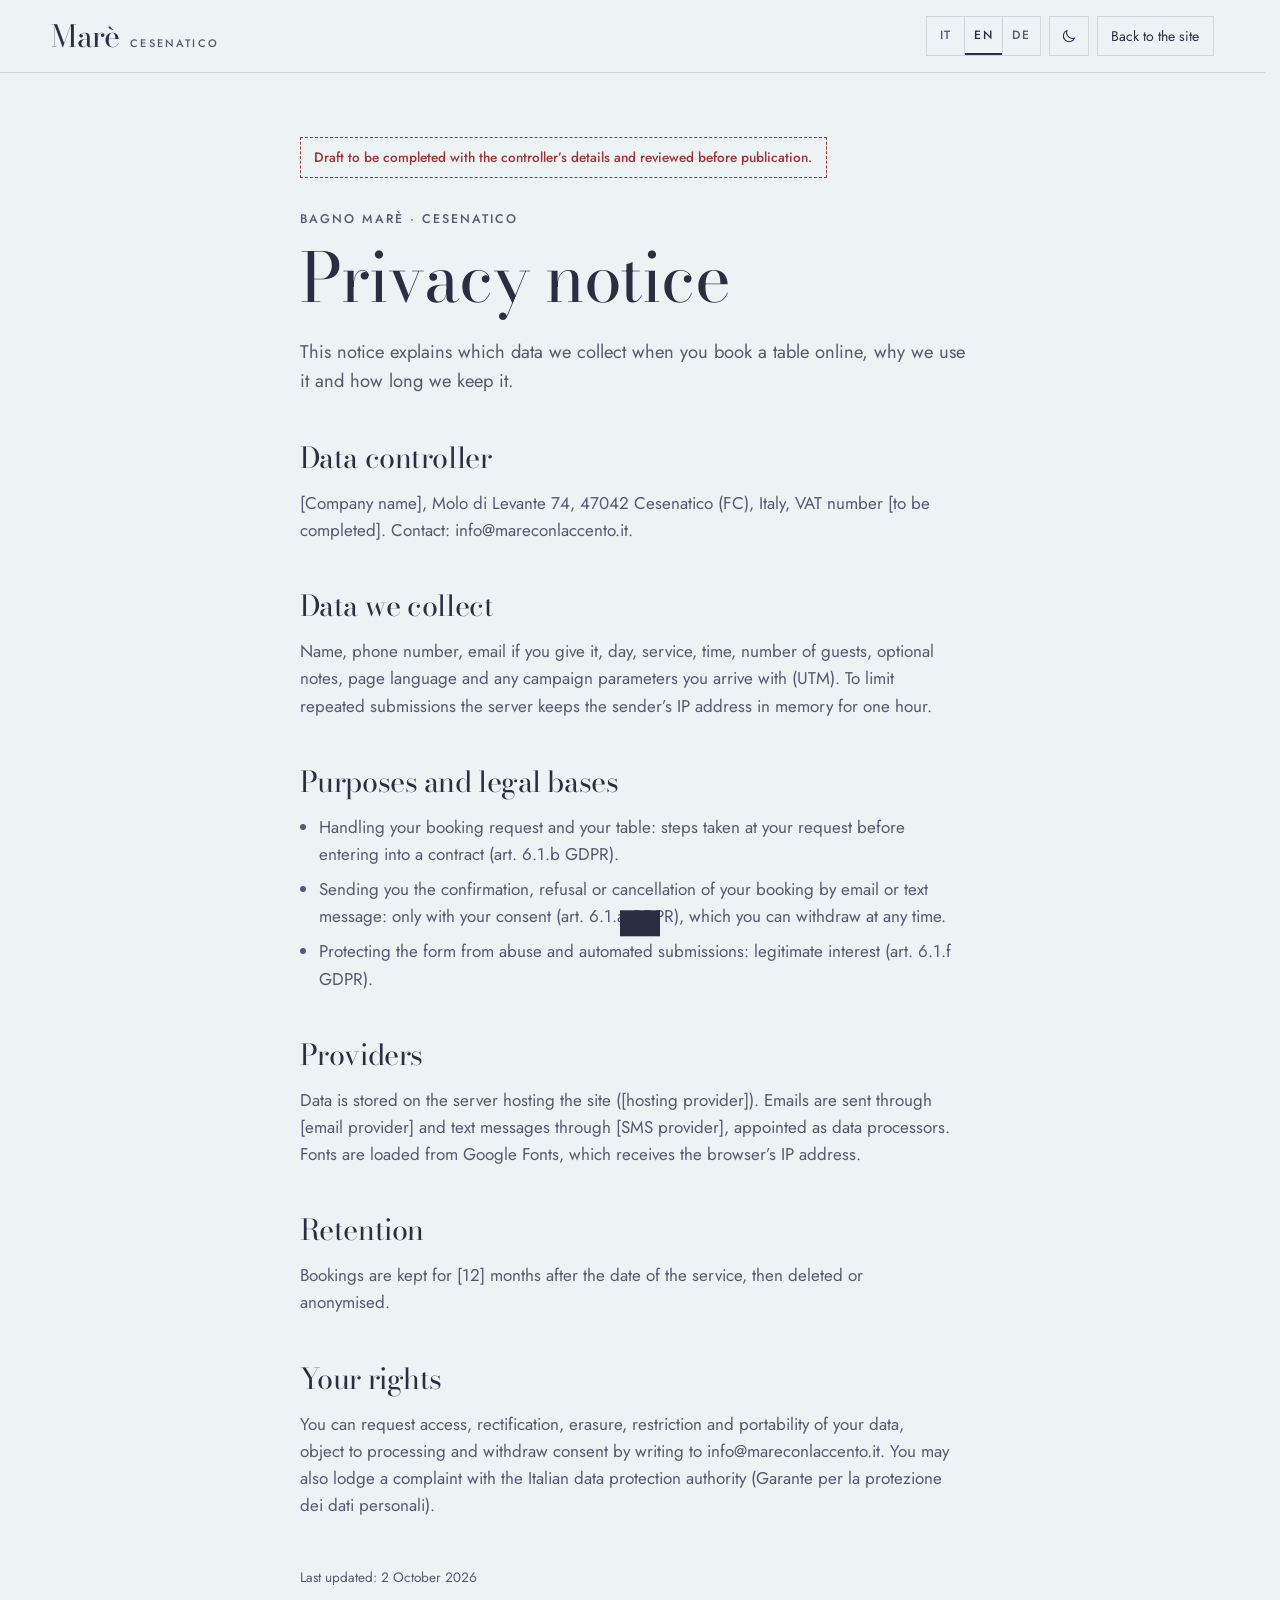
<file: en/privacy.html>
<!doctype html>
<html lang="en" data-page="privacy">
<head>
  <meta charset="utf-8">
  <meta name="viewport" content="width=device-width, initial-scale=1, viewport-fit=cover">
  <title>Privacy notice | Bagno Marè</title>
  <meta name="description" content="How Bagno Marè handles the data of online bookings.">
  <meta name="robots" content="noindex">
  <meta name="theme-color" content="#edf2f4">
  <link rel="canonical" href="__ORIGIN__/en/privacy.html">
  <link rel="alternate" hreflang="it" href="__ORIGIN__/privacy.html">
  <link rel="alternate" hreflang="en" href="__ORIGIN__/en/privacy.html">
  <link rel="alternate" hreflang="de" href="__ORIGIN__/de/privacy.html">
  <link rel="alternate" hreflang="x-default" href="__ORIGIN__/privacy.html">
  <link rel="icon" href="/favicon.svg" type="image/svg+xml">
  <link rel="preconnect" href="https://fonts.googleapis.com">
  <link rel="preconnect" href="https://fonts.gstatic.com" crossorigin>
  <link rel="stylesheet" href="https://fonts.googleapis.com/css2?family=Bodoni+Moda:opsz,wght@6..96,400..600&family=Jost:wght@300..600&display=swap">
  <link rel="stylesheet" href="/styles.css?v=aa09e8a456">
  <script src="/boot.js?v=7756e95311"></script>
  <script src="/app.js?v=9c65226bb7" defer></script>
  <script type="application/json" id="i18n">{"locale":"en-GB","theme_to_light":"Switch to light theme","theme_to_dark":"Switch to dark theme","copy":"Copy","copied":"Copied","copy_done":"Copied to clipboard","copy_fail":"Copy failed: please select the text manually.","network_error":"Connection failed. Check your network and try again.","request_failed":"The request did not go through. Please try again shortly.","weather":{"clear":"clear","clear_night":"clear sky","mostly_clear":"mostly clear","partly_cloudy":"partly cloudy","cloudy":"cloudy","fog":"fog","drizzle":"drizzle","rain":"rain","snow":"snow","showers":"showers","storm":"thunderstorm","sea":"sea {t}°","title":"Current weather in Cesenatico"},"search":{"suggestions":"Suggestions","results_one":"1 result","results_many":"{n} results","empty":"No results for “{q}”. Try another word, or write to us at info@mareconlaccento.it.","items":[{"title":"Book a table","section":"Book","action":"booking"},{"title":"Opening hours and season","section":"Contact","href":"#orari"},{"title":"The menu and PDF menus","section":"Kitchen","href":"#cucina"},{"title":"Allergies and intolerances","section":"Questions","href":"#faq"},{"title":"How to get here","section":"Contact","href":"#contatti"}]},"status":{"open_kitchen":"Open today · kitchen until {time}","open_beach":"Open today · beach until {time}","closed_today":"Closed today · we reopen {when}","closed_now":"Closed now · we reopen {when}","closed_season":"Closed · see you next season","tomorrow":"tomorrow","on_weekday":"on {weekday}","on_date":"on {date}"},"hours":{"range":"{a}–{b}","not_offered":"Not available","restaurant_season":"Restaurant from {start} to {end}.","beach_season":"Beach from {start} to {end}.","weekly":"Weekly closing day: {days}.","offseason":"Out of season we are open {days}, {services}.","offseason_none":"Out of season the restaurant is closed.","services_both":"for lunch and dinner","services_pranzo":"for lunch only","services_cena":"for dinner only","closures":"Planned closures: {list}.","closure_tutto":"{date}","closure_pranzo":"{date} at lunch","closure_cena":"{date} at dinner","and":" and ","day_season":"Season {year}: from {start} to {end}."},"booking":{"from":"from {time}","lunch":"Lunch","dinner":"Dinner","service_lunch":"lunch","service_dinner":"dinner","day_missing":"day to choose","time_missing":"time to choose","guest_one":"{n} guest","guest_many":"{n} guests","today":"Today, {date}","closed_label":"{date}, closed","closed_tag":"Closed","time_hint":"Choose a day to see the available times.","guests_hint":"More than {max} guests? Write to us and we will organise it.","slot_full":"Full","slot_max":"Max {n}","slot_last":"Last seats","slot_free":"Available","not_configured_title":"Online booking is not open yet.","not_configured_text":"For {service} please call us on +39 {phone}.","out_of_range_title":"Date too far ahead.","out_of_range_text":"This day cannot be booked online yet.","past_title":"Service over.","past_text":"Today’s times have passed. Please choose another day.","closed_title":"We are closed.","closed_lunch":"{date} we are closed for lunch.","closed_dinner":"{date} we are closed for dinner.","closed_next":"The first available day is {date}.","closed_pick":"Choose {date}","closed_none":"There are no other days available online for this service at the moment.","full":"{service} on this day is fully booked{for}. Try the other service or another day.","full_for":" for {n} guests","unavailable_title":"Times not available.","retry":"Try again","err_date":"Choose a day in the calendar.","err_time":"Choose one of the available times.","err_time_no_date":"Times appear once you have chosen a day.","err_name":"Please write your first and last name, at least two letters.","err_phone":"Please enter a valid number, for example +44 7700 900123.","err_email":"Please check the email address, for example name@example.com.","service_down":"The booking service is not responding right now. Please try again shortly or call us on +39 {phone}.","codes":{"closed":"The service is closed on that day. Please choose another day.","slot_unavailable":"This time is no longer available.","slot_full":"This time is now fully booked. Please choose another time.","day_full":"This day has reached its maximum number of guests.","rate_limited":"You have sent many requests in a short time. Please try again later or call us.","invalid_name":"Please enter a booking name: at least 2 letters.","invalid_phone":"Please enter a valid phone number with at least 6 digits.","invalid_email":"The email address is not valid.","invalid_date":"Please choose a valid date.","invalid_service":"Please choose lunch or dinner.","invalid_time":"Please choose a valid time.","not_bookable":"This time cannot be booked online. Please choose another date or time.","group_too_large":"For larger groups please contact us directly.","save_failed":"We could not save your booking. Please try again."},"note_email":"Request received. We will write to {to} as soon as our staff confirm it, usually within a few hours.","note_sms":"Request received. We will text {to} as soon as our staff confirm it, usually within a few hours.","note_none":"Request received. Our staff will check it: to know whether it is confirmed, call us on +39 {phone}.","recap_service":"Service","recap_day":"Day","recap_time":"Time","recap_guests":"Guests","recap_name":"Name","print_title":"Bagno Marè · Booking","print_code":"Code","print_address":"Address","print_note":"Request registered. The confirmation arrives once our staff have checked it.","ics_lunch":"Lunch at Bagno Marè","ics_dinner":"Dinner at Bagno Marè","ics_desc":"Booking {code} for {guests}.","ics_file":"booking-mare","summary_default":"Choose a day and a time"},"lang":"en","prefix":"/en/","prefixes":{"it":"/","en":"/en/","de":"/de/"},"suggest":{"it":{"text":"Questa pagina è disponibile anche in italiano.","action":"Passa all’italiano","dismiss":"No, grazie"},"en":{"text":"This page is also available in English.","action":"Switch to English","dismiss":"No thanks"},"de":{"text":"Diese Seite gibt es auch auf Deutsch.","action":"Auf Deutsch lesen","dismiss":"Nein, danke"}}}</script>
</head>
<body>
  <svg class="sprite" aria-hidden="true" focusable="false">
    <symbol id="i-arrow" viewBox="0 0 24 24"><path d="M7 17 17 7M9 7h8v8"/></symbol>
    <symbol id="i-right" viewBox="0 0 24 24"><path d="M4 12h15M13.5 6.5 19 12l-5.5 5.5"/></symbol>
    <symbol id="i-search" viewBox="0 0 24 24"><circle cx="10.5" cy="10.5" r="6.25"/><path d="m15.2 15.2 5.3 5.3"/></symbol>
    <symbol id="i-close" viewBox="0 0 24 24"><path d="m6 6 12 12M18 6 6 18"/></symbol>
    <symbol id="i-sun" viewBox="0 0 24 24"><circle cx="12" cy="12" r="4"/><path d="M12 2.5v2M12 19.5v2M2.5 12h2M19.5 12h2M5.3 5.3l1.4 1.4M17.3 17.3l1.4 1.4M5.3 18.7l1.4-1.4M17.3 6.7l1.4-1.4"/></symbol>
    <symbol id="i-moon" viewBox="0 0 24 24"><path d="M19.5 14.6A7.8 7.8 0 0 1 9.4 4.5a7.8 7.8 0 1 0 10.1 10.1Z"/></symbol>
    <symbol id="i-up" viewBox="0 0 24 24"><path d="M12 19.5V5M6 10.5 12 4.5l6 6"/></symbol>
    <symbol id="i-phone" viewBox="0 0 24 24"><path d="M6.6 3.5h2.6l1.4 4-2 1.3a11 11 0 0 0 6.6 6.6l1.3-2 4 1.4v2.6a1.8 1.8 0 0 1-1.9 1.8A16.4 16.4 0 0 1 4.8 5.4a1.8 1.8 0 0 1 1.8-1.9Z"/></symbol>
    <symbol id="i-mail" viewBox="0 0 24 24"><rect x="3.5" y="5.5" width="17" height="13" rx="1.5"/><path d="m4 6.5 8 6.5 8-6.5"/></symbol>
    <symbol id="i-pin" viewBox="0 0 24 24"><path d="M12 21s-6.5-6-6.5-11a6.5 6.5 0 0 1 13 0c0 5-6.5 11-6.5 11Z"/><circle cx="12" cy="10" r="2.3"/></symbol>
    <symbol id="i-copy" viewBox="0 0 24 24"><rect x="8.5" y="8.5" width="11" height="11" rx="1.5"/><path d="M15.5 8.5V6a1.5 1.5 0 0 0-1.5-1.5H6A1.5 1.5 0 0 0 4.5 6v8A1.5 1.5 0 0 0 6 15.5h2.5"/></symbol>
    <symbol id="i-check" viewBox="0 0 24 24"><path d="m5 12.5 4.5 4.5L19 7.5"/></symbol>
    <symbol id="i-calendar" viewBox="0 0 24 24"><rect x="3.5" y="5" width="17" height="15.5" rx="1.5"/><path d="M3.5 10h17M8 3v4M16 3v4"/></symbol>
    <symbol id="i-print" viewBox="0 0 24 24"><path d="M7 9V3.5h10V9M7 17.5H4.5v-7A1.5 1.5 0 0 1 6 9h12a1.5 1.5 0 0 1 1.5 1.5v7H17"/><rect x="7" y="14" width="10" height="6.5"/></symbol>
    <symbol id="i-plus" viewBox="0 0 24 24"><path d="M12 5v14M5 12h14"/></symbol>
    <symbol id="i-minus" viewBox="0 0 24 24"><path d="M5 12h14"/></symbol>
    <symbol id="i-prev" viewBox="0 0 24 24"><path d="M14.5 6 8.5 12l6 6"/></symbol>
    <symbol id="i-next" viewBox="0 0 24 24"><path d="m9.5 6 6 6-6 6"/></symbol>
    <symbol id="i-download" viewBox="0 0 24 24"><path d="M12 4v11M7 10.5l5 5 5-5M5 20h14"/></symbol>
    <symbol id="i-clock" viewBox="0 0 24 24"><circle cx="12" cy="12" r="8.5"/><path d="M12 7.5V12l3 2"/></symbol>
    <symbol id="i-chat" viewBox="0 0 24 24"><path d="M4.5 6A1.5 1.5 0 0 1 6 4.5h12A1.5 1.5 0 0 1 19.5 6v9a1.5 1.5 0 0 1-1.5 1.5H10l-4.5 3.5v-3.5H6A1.5 1.5 0 0 1 4.5 15Z"/></symbol>
  </svg>
  <a class="skip-link" href="#contenuto">Skip to content</a>
  <header class="site-header is-scrolled" id="siteHeader">
    <div class="site-header__inner">
      <a class="wordmark" href="/en/">Marè<span class="wordmark__place">Cesenatico</span></a>
      <div class="header-tools">
        <nav class="lang-switch" aria-label="Language"><a href="/privacy.html" lang="it" hreflang="it" data-lang-link="it"><span aria-hidden="true">IT</span><span class="sr-only">Italiano</span></a><a href="/en/privacy.html" lang="en" hreflang="en" data-lang-link="en" aria-current="page"><span aria-hidden="true">EN</span><span class="sr-only">English</span></a><a href="/de/privacy.html" lang="de" hreflang="de" data-lang-link="de"><span aria-hidden="true">DE</span><span class="sr-only">Deutsch</span></a></nav>
        <button class="tool-btn tool-btn--icon" type="button" id="themeToggle" aria-label="Switch to dark theme" aria-pressed="false">
          <svg class="icon icon--moon" aria-hidden="true"><use href="#i-moon"/></svg>
          <svg class="icon icon--sun" aria-hidden="true"><use href="#i-sun"/></svg>
        </button>
        <a class="tool-btn" href="/en/">Back to the site</a>
      </div>
    </div>
  </header>

  <main id="contenuto" tabindex="-1" class="legal wrap">
    <p class="legal__draft">Draft to be completed with the controller’s details and reviewed before publication.</p>
    <p class="sec-index">Bagno Marè · Cesenatico</p>
    <h1>Privacy notice</h1>
    <p class="legal__lead">This notice explains which data we collect when you book a table online, why we use it and how long we keep it.</p>

    <h2>Data controller</h2>
    <p>[Company name], Molo di Levante 74, 47042 Cesenatico (FC), Italy, VAT number [to be completed]. Contact: info@mareconlaccento.it.</p>

    <h2>Data we collect</h2>
    <p>Name, phone number, email if you give it, day, service, time, number of guests, optional notes, page language and any campaign parameters you arrive with (UTM). To limit repeated submissions the server keeps the sender’s IP address in memory for one hour.</p>

    <h2>Purposes and legal bases</h2>
    <ul>
      <li>Handling your booking request and your table: steps taken at your request before entering into a contract (art. 6.1.b GDPR).</li>
      <li>Sending you the confirmation, refusal or cancellation of your booking by email or text message: only with your consent (art. 6.1.a GDPR), which you can withdraw at any time.</li>
      <li>Protecting the form from abuse and automated submissions: legitimate interest (art. 6.1.f GDPR).</li>
    </ul>

    <h2>Providers</h2>
    <p>Data is stored on the server hosting the site ([hosting provider]). Emails are sent through [email provider] and text messages through [SMS provider], appointed as data processors. Fonts are loaded from Google Fonts, which receives the browser’s IP address.</p>

    <h2>Retention</h2>
    <p>Bookings are kept for [12] months after the date of the service, then deleted or anonymised.</p>

    <h2>Your rights</h2>
    <p>You can request access, rectification, erasure, restriction and portability of your data, object to processing and withdraw consent by writing to info@mareconlaccento.it. You may also lodge a complaint with the Italian data protection authority (Garante per la protezione dei dati personali).</p>

    <p class="legal__updated">Last updated: <time datetime="2026-10-02">2 October 2026</time></p>
  </main>

  <div class="toast" id="toast" role="status" aria-live="polite"></div>
</body>
</html>
</file>
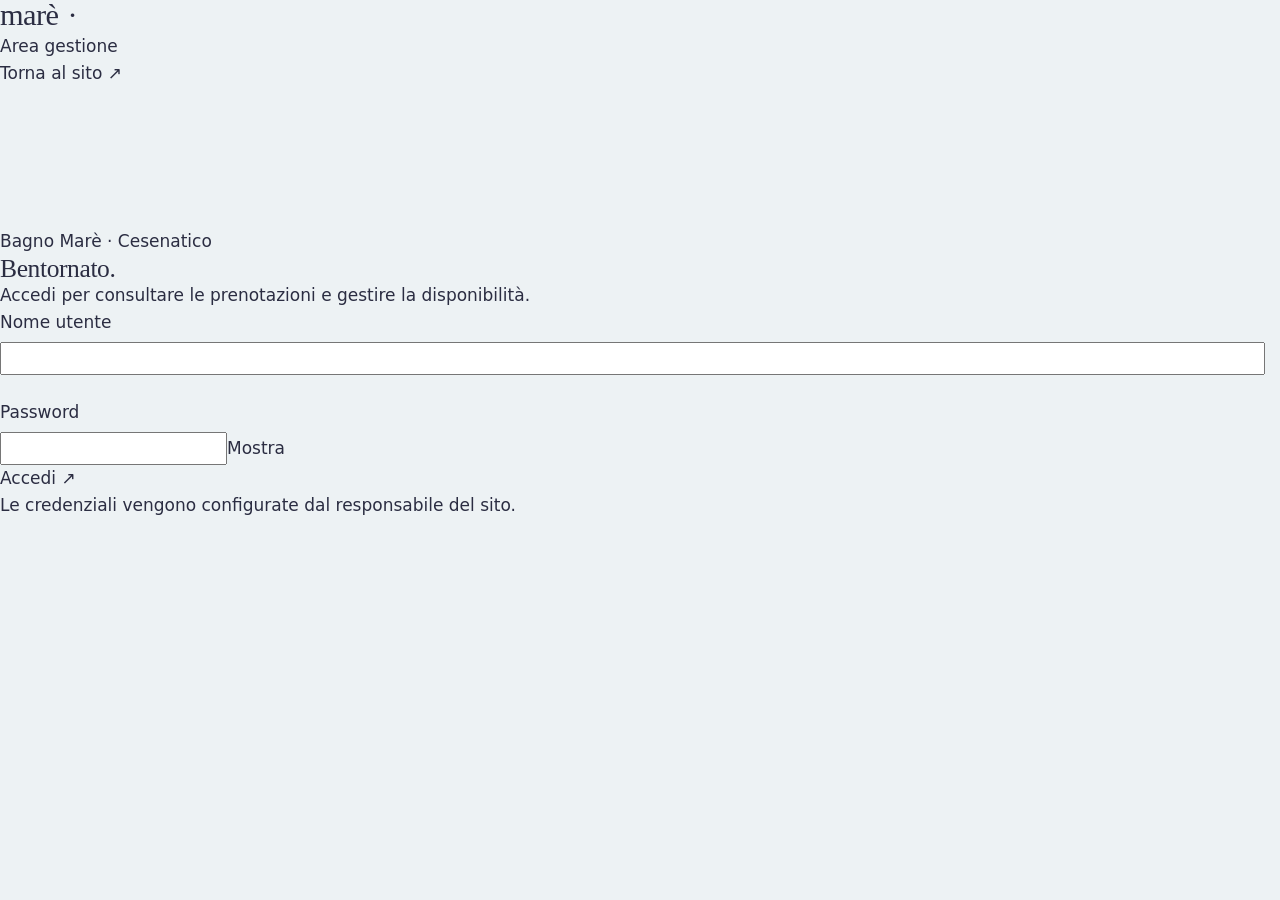
<file: archivio/v1-2026-10-02/admin.html>
<!doctype html>
<html lang="it">
<head>
  <meta charset="utf-8">
  <meta name="viewport" content="width=device-width, initial-scale=1">
  <meta name="theme-color" content="#edf2f4">
  <title>Area gestione | Bagno Marè</title>
  <link rel="stylesheet" href="/styles.css">
  <script src="/admin.js" defer></script>
</head>
<body class="admin-page">
  <a class="skip-link" href="#adminMain">Salta al contenuto</a>
  <header class="admin-header"><a class="wordmark" href="/">marè<span>·</span></a><p>Area gestione</p><a class="text-link" href="/">Torna al sito <span aria-hidden="true">↗</span></a></header>
  <main class="admin-main" id="adminMain">
    <section class="admin-login" id="adminLogin" aria-labelledby="loginTitle">
      <p class="eyebrow">Bagno Marè · Cesenatico</p>
      <h1 id="loginTitle">Bentornato.</h1>
      <p>Accedi per consultare le prenotazioni e gestire la disponibilità.</p>
      <form id="loginForm" class="login-form">
        <label class="field"><span>Nome utente</span><input id="adminUsername" name="username" autocomplete="username" required></label>
        <label class="field"><span>Password</span><span class="password-field"><input id="adminPassword" name="password" type="password" autocomplete="current-password" required><button id="passwordVisibility" class="password-toggle" type="button" aria-pressed="false">Mostra</button></span></label>
        <p class="form-message" id="loginMessage" role="status" aria-live="polite"></p>
        <button class="button button-dark" type="submit" id="loginSubmit">Accedi <span aria-hidden="true">↗</span></button>
      </form>
      <p class="admin-help">Le credenziali vengono configurate dal responsabile del sito.</p>
    </section>

    <section class="admin-dashboard" id="adminDashboard" hidden aria-labelledby="dashboardTitle">
      <div class="dashboard-heading">
        <div><p class="eyebrow">Bagno Marè · Gestione</p><h1 id="dashboardTitle">Prenotazioni</h1></div>
        <button class="button button-outline" type="button" id="logoutButton">Esci</button>
      </div>
      <section class="admin-panel date-panel" aria-labelledby="dateTitle">
        <div class="panel-title"><div><p class="eyebrow">Disponibilità</p><h2 id="dateTitle">Seleziona una data</h2></div><label class="field date-field"><span>Giorno</span><input id="adminDate" type="date"></label></div>
        <div class="capacity-summary" id="capacitySummary" aria-live="polite"></div>
      </section>

      <section class="admin-panel" aria-labelledby="bookingListTitle">
        <div class="panel-title"><div><p class="eyebrow">Oggi o un’altra data</p><h2 id="bookingListTitle">Elenco prenotazioni</h2></div><p class="panel-meta" id="bookingCount">—</p></div>
        <div class="reservation-toolbar">
          <label class="field"><span>Filtra per stato</span><select id="reservationFilter"><option value="tutte">Tutte</option><option value="ricevuta">Ricevute</option><option value="confermata">Confermate</option><option value="annullata">Annullate</option></select></label>
          <div class="reservation-tools"><button class="button button-outline" type="button" id="exportReservations">Esporta CSV</button><button class="button button-outline" type="button" id="printReservations">Stampa giornata</button></div>
        </div>
        <p class="admin-help reservation-export-help">Stampa ed esportazione rispettano il filtro selezionato.</p>
        <div id="reservationList" class="reservation-list" aria-live="polite"><p class="form-hint">Seleziona una data per visualizzare le prenotazioni.</p></div>
      </section>

      <section class="admin-panel" aria-labelledby="dailyCapacityTitle">
        <div class="panel-title"><div><p class="eyebrow">Coperti</p><h2 id="dailyCapacityTitle">Capienza per questa data</h2></div></div>
        <form id="capacityForm" class="capacity-form">
          <label class="field daily-capacity-field"><span>Totale giornaliero <small>Facoltativo</small></span><input id="dailyCapacity" type="number" min="1" max="500" placeholder="Nessun limite"></label>
          <p class="admin-help capacity-help">Se lasci vuoto il totale, non si applica un limite giornaliero.</p>
          <div class="slot-capacity-editor" id="slotCapacityEditor"></div>
          <p class="admin-help capacity-help">Per ogni fascia, lascia vuoto per mantenere la capienza standard. Inserisci un valore per sovrascriverla solo nella data selezionata.</p>
          <p class="form-message" id="capacityMessage" role="status" aria-live="polite"></p>
          <button class="button button-dark" type="submit">Salva capienze</button>
        </form>
      </section>

      <section class="admin-panel" aria-labelledby="slotSettingsTitle">
        <div class="panel-title"><div><p class="eyebrow">Orari prenotabili</p><h2 id="slotSettingsTitle">Fasce di servizio</h2></div><p class="panel-meta">Impostazioni generali</p></div>
        <form id="slotsForm" class="slots-form">
          <div id="slotRows" class="slot-rows"></div>
          <div class="slot-actions"><button class="button button-outline" id="addSlotButton" type="button">Aggiungi orario <span aria-hidden="true">+</span></button><button class="button button-dark" type="submit">Salva orari</button></div>
          <p class="form-message" id="slotsMessage" role="status" aria-live="polite"></p>
        </form>
      </section>
      <p class="admin-updated" id="adminUpdated"></p>
    </section>
  </main>
</body>
</html>
</file>
<file: styles.css>
/* ==========================================================================
   Bagno Marè · foglio di stile del sito
   Palette: #2b2d42 ardesia scura · #8d99ae ardesia chiara · #edf2f4 nebbia
   Titoli: Bodoni Moda (mai in corsivo) · Testi: Jost
   ========================================================================== */

/* ---------- Token ---------- */
:root {
  --ink: #2b2d42;
  --slate: #8d99ae;
  --mist: #edf2f4;

  --bg: #edf2f4;
  --surface: #f7f8f9;
  --sand: #efebe5;
  --sand-deep: #e6e0d6;
  --frame-bg: #dde2e7;
  --text: #2b2d42;
  --text-soft: #545a70;
  --line: rgba(43, 45, 66, 0.14);
  --line-strong: rgba(43, 45, 66, 0.34);
  --accent: #2b2d42;
  --on-accent: #edf2f4;
  --ink-section: #2b2d42;
  --on-ink: #edf2f4;
  --on-ink-soft: #bcc4d1;
  --danger: #9e3434;
  --success: #2c6a52;
  --scrim: rgba(28, 29, 43, 0.5);
  --shadow-lg: 0 40px 90px -40px rgba(43, 45, 66, 0.55);

  --font-display: "Bodoni Moda", "Bodoni 72", "Didot", "Bodoni MT", Georgia, serif;
  --font-body: "Jost", "Futura", "Century Gothic", "Avenir Next", system-ui, sans-serif;

  --space-1: 0.5rem;
  --space-2: 1rem;
  --space-3: 1.5rem;
  --space-4: 2rem;
  --space-5: 3rem;
  --space-6: 4rem;
  --space-7: 6rem;
  --space-8: 8rem;
  --section: clamp(5rem, 11vw, 10rem);
  --gutter: clamp(1.25rem, 4vw, 3.5rem);
  --col-gap: clamp(1rem, 2.2vw, 2rem);
  --max: 90rem;
  --header-h: 4.5rem;

  --ease-out: cubic-bezier(0.22, 1, 0.36, 1);
  --ease-in-out: cubic-bezier(0.65, 0, 0.35, 1);
  --fast: 0.25s;
  --mid: 0.5s;
  --slow: 0.9s;

  color-scheme: light;
  interpolate-size: allow-keywords;
}

[data-theme="dark"] {
  --bg: #1c1d2b;
  --surface: #23253a;
  --sand: #212233;
  --sand-deep: #26283d;
  --frame-bg: #2b2d42;
  --text: #edf2f4;
  --text-soft: #b4bdcc;
  --line: rgba(237, 242, 244, 0.14);
  --line-strong: rgba(237, 242, 244, 0.34);
  --accent: #edf2f4;
  --on-accent: #1c1d2b;
  --ink-section: #13141f;
  --on-ink: #edf2f4;
  --on-ink-soft: #b4bdcc;
  --danger: #f2a7a7;
  --success: #9fd9bf;
  --scrim: rgba(8, 8, 14, 0.66);
  --shadow-lg: 0 40px 90px -30px rgba(0, 0, 0, 0.75);
  color-scheme: dark;
}

/* ---------- Base ---------- */
*, *::before, *::after { box-sizing: border-box; }

/* L'attributo hidden vince sempre sulle regole display dei componenti. */
[hidden] { display: none !important; }

html {
  scroll-behavior: smooth;
  scroll-padding-top: calc(var(--header-h) + 1rem);
  scrollbar-gutter: stable;
  -webkit-text-size-adjust: 100%;
}

body {
  margin: 0;
  background: var(--bg);
  color: var(--text);
  font-family: var(--font-body);
  font-size: 1.0625rem;
  font-weight: 400;
  line-height: 1.6;
  -webkit-font-smoothing: antialiased;
  text-rendering: optimizeLegibility;
  /* Bodoni Moda oltre i 40px usa filetti quasi invisibili: fissiamo la dimensione ottica a 24 per tutto il sito.
     Jost non ha questo asse, quindi l'impostazione non lo tocca. */
  font-optical-sizing: none;
  font-variation-settings: "opsz" 24;
  transition: background-color var(--mid) var(--ease-out), color var(--mid) var(--ease-out);
}

html.is-locked { overflow: hidden; }

img { display: block; max-width: 100%; height: auto; }
figure { margin: 0; }
a { color: inherit; text-decoration: none; }
button, input, select, textarea { font: inherit; color: inherit; }
button { cursor: pointer; background: none; border: 0; padding: 0; }
p { margin: 0; }
ul, ol { margin: 0; padding: 0; list-style: none; }
time { font-variant-numeric: tabular-nums; }

h1, h2, h3, h4 {
  margin: 0;
  font-family: var(--font-display);
  font-weight: 400;
  font-style: normal;
  line-height: 1.04;
  letter-spacing: -0.015em;
  text-wrap: balance;
}

h2 { font-size: clamp(2.5rem, 5.6vw, 5.25rem); }
h3 { font-size: clamp(1.5rem, 2.4vw, 2rem); }

em, i { font-style: normal; }

:focus-visible { outline: 2px solid var(--text); outline-offset: 3px; }
main:focus { outline: none; }

::selection { background: var(--ink); color: var(--mist); }
[data-theme="dark"] ::selection { background: var(--mist); color: var(--ink); }

.sr-only {
  position: absolute !important;
  width: 1px; height: 1px;
  padding: 0; margin: -1px;
  overflow: hidden; clip: rect(0 0 0 0);
  white-space: nowrap; border: 0;
}

.sprite { position: absolute; width: 0; height: 0; overflow: hidden; }

.icon {
  width: 1.125rem;
  height: 1.125rem;
  flex: none;
  fill: none;
  stroke: currentColor;
  stroke-width: 1.4;
  stroke-linecap: round;
  stroke-linejoin: round;
}

.wrap {
  width: 100%;
  max-width: var(--max);
  margin-inline: auto;
  padding-inline: var(--gutter);
}

main > section:not(.hero) { padding-block: var(--section); }

/* Toni di sfondo: nebbia, sabbia e ardesia, come il passaggio dalla battigia alla sabbia asciutta. */
.tone-mist { background: var(--bg); }
.tone-sand { background: var(--sand); }
.tone-sand-deep { background: var(--sand-deep); }
.tone-shore { background: linear-gradient(180deg, var(--bg) 0%, var(--sand) 100%); }
.tone-ink {
  --text: var(--on-ink);
  --text-soft: var(--on-ink-soft);
  --line: rgba(237, 242, 244, 0.16);
  --line-strong: rgba(237, 242, 244, 0.38);
  --accent: #edf2f4;
  --on-accent: #2b2d42;
  --frame-bg: #34364f;
  background: var(--ink-section);
  color: var(--text);
}

/* ---------- Elementi comuni ---------- */
.skip-link {
  position: fixed;
  top: 0.75rem;
  left: 0.75rem;
  z-index: 300;
  padding: 0.75rem 1.25rem;
  background: var(--accent);
  color: var(--on-accent);
  font-weight: 500;
  transform: translateY(-160%);
  transition: transform var(--fast) var(--ease-out);
}
.skip-link:focus { transform: none; }

.sec-index {
  font-size: 0.78rem;
  font-weight: 500;
  letter-spacing: 0.16em;
  text-transform: uppercase;
  color: var(--text-soft);
  font-variant-numeric: tabular-nums;
}

/* Pulsanti: il riempimento scorre dal basso, nessuna dissolvenza. */
.btn {
  --btn-fill: var(--bg);
  --btn-fill-text: var(--text);
  position: relative;
  isolation: isolate;
  overflow: hidden;
  display: inline-flex;
  align-items: center;
  justify-content: center;
  gap: 0.75rem;
  min-height: 3.25rem;
  padding: 0 1.6rem;
  border: 1px solid var(--accent);
  font-size: 0.9375rem;
  font-weight: 500;
  letter-spacing: 0.03em;
  line-height: 1;
  white-space: nowrap;
  transition: color 0.35s var(--ease-out), border-color 0.35s var(--ease-out);
}
.btn::before {
  content: "";
  position: absolute;
  inset: 0;
  z-index: -1;
  background: var(--btn-fill);
  transform: translateY(101%);
  transition: transform var(--mid) var(--ease-out);
}
.btn:hover::before, .btn:focus-visible::before { transform: translateY(0); }
.btn:hover, .btn:focus-visible { color: var(--btn-fill-text); }
.btn .icon { transition: transform 0.35s var(--ease-out); }
.btn:hover .icon[aria-hidden] { transform: translate(2px, -2px); }
.btn:active { transform: translateY(1px); }

.btn--solid { background: var(--accent); color: var(--on-accent); }
.btn--outline { --btn-fill: var(--accent); --btn-fill-text: var(--on-accent); border-color: var(--line-strong); color: var(--text); }
.btn--outline:hover { border-color: var(--accent); }
.btn--light { --btn-fill: var(--ink-section); --btn-fill-text: var(--on-ink); background: var(--on-ink); color: #2b2d42; border-color: var(--on-ink); }
.btn--small { min-height: 2.5rem; padding: 0 1.1rem; font-size: 0.875rem; }
.btn--block { width: 100%; }
.btn[disabled] { cursor: progress; }

.link-arrow {
  display: inline-flex;
  align-items: center;
  gap: 0.5rem;
  padding-bottom: 0.2rem;
  font-weight: 500;
  font-size: 0.9375rem;
  letter-spacing: 0.02em;
  background:
    linear-gradient(currentColor, currentColor) no-repeat 0 100% / 0% 1px,
    linear-gradient(var(--line-strong), var(--line-strong)) no-repeat 0 100% / 100% 1px;
  transition: background-size var(--mid) var(--ease-out);
}
.link-arrow:hover, .link-arrow:focus-visible { background-size: 100% 1px, 100% 1px; }
.link-arrow .icon { width: 1rem; height: 1rem; transition: transform 0.35s var(--ease-out); }
.link-arrow:hover .icon { transform: translateX(3px); }

.inline-link {
  font-weight: 500;
  text-decoration: underline;
  text-decoration-thickness: 1px;
  text-underline-offset: 0.25em;
  text-decoration-color: var(--line-strong);
  transition: text-decoration-color var(--fast);
}
.inline-link:hover { text-decoration-color: currentColor; }

.copy-btn {
  display: inline-flex;
  align-items: center;
  gap: 0.4rem;
  min-height: 2.25rem;
  padding: 0 0.8rem;
  border: 1px solid var(--line-strong);
  font-size: 0.82rem;
  font-weight: 500;
  letter-spacing: 0.02em;
  transition: border-color var(--fast), background-color var(--fast);
}
.copy-btn .icon { width: 1rem; height: 1rem; }
.copy-btn:hover { border-color: var(--text); background: var(--sand); }
.copy-btn.is-copied { border-color: var(--success); color: var(--success); }

/* Cornice per le foto: sfondo pieno mentre l'immagine carica, leggero zoom al passaggio. */
.frame { position: relative; overflow: hidden; background: var(--frame-bg); }
.frame img {
  width: 100%;
  height: 100%;
  object-fit: cover;
  transition: transform 1.4s var(--ease-out);
}
.frame:hover img { transform: scale(1.035); }
.frame figcaption {
  position: absolute;
  left: 0;
  bottom: 0;
  padding: 0.6rem 0.9rem;
  background: var(--bg);
  color: var(--text-soft);
  font-size: 0.8rem;
  letter-spacing: 0.02em;
}

.hint { font-size: 0.85rem; color: var(--text-soft); line-height: 1.5; }
.hint--right { text-align: right; margin-top: 0.4rem; }

.spinner {
  display: none;
  width: 1.1rem;
  height: 1.1rem;
  border: 1.5px solid currentColor;
  border-right-color: transparent;
  border-radius: 50%;
  animation: spin 0.8s linear infinite;
}
@keyframes spin { to { transform: rotate(360deg); } }

.toast {
  position: fixed;
  left: 50%;
  bottom: calc(1.25rem + env(safe-area-inset-bottom));
  z-index: 400;
  padding: 0.8rem 1.25rem;
  background: var(--accent);
  color: var(--on-accent);
  font-size: 0.9rem;
  font-weight: 500;
  transform: translate(-50%, 220%);
  transition: transform var(--mid) var(--ease-out);
  pointer-events: none;
}
.toast.is-visible { transform: translate(-50%, 0); }

/* ---------- Sipario iniziale (solo prima visita della sessione) ---------- */
.intro-curtain { display: none; }
html.is-loading .intro-curtain {
  position: fixed;
  inset: 0;
  z-index: 500;
  display: flex;
  flex-direction: column;
  align-items: center;
  justify-content: center;
  gap: 1.25rem;
  background: var(--bg);
  animation: curtain-out 0.85s var(--ease-in-out) 0.8s forwards;
}
.intro-curtain__word {
  font-family: var(--font-display);
  font-size: clamp(3rem, 8vw, 5rem);
  line-height: 1;
  animation: letter-rise 0.8s var(--ease-out) both;
}
.intro-curtain__line {
  width: 8rem;
  height: 1px;
  background: var(--text);
  transform-origin: 0 50%;
  animation: line-grow 0.75s var(--ease-in-out) 0.1s both;
}
@keyframes curtain-out {
  to { transform: translateY(-100%); visibility: hidden; }
}
@keyframes line-grow { from { transform: scaleX(0); } }
@keyframes letter-rise { from { opacity: 0; transform: translateY(0.35em); } }

/* ---------- Intestazione ---------- */
.site-header {
  position: sticky;
  top: 0;
  z-index: 60;
  background: var(--bg);
  border-bottom: 1px solid transparent;
  transition: border-color var(--mid), background-color var(--mid) var(--ease-out);
}
.site-header.is-scrolled { border-bottom-color: var(--line); }

.site-header__inner {
  display: flex;
  align-items: center;
  justify-content: space-between;
  gap: var(--space-3);
  max-width: var(--max);
  height: var(--header-h);
  margin-inline: auto;
  padding-inline: var(--gutter);
}

.wordmark {
  display: inline-flex;
  align-items: baseline;
  gap: 0.65rem;
  font-family: var(--font-display);
  font-size: 1.75rem;
  line-height: 1;
  letter-spacing: -0.02em;
}
.wordmark__place {
  font-family: var(--font-body);
  font-size: 0.68rem;
  font-weight: 500;
  letter-spacing: 0.2em;
  text-transform: uppercase;
  color: var(--text-soft);
}

.main-nav { display: none; }
.main-nav a {
  position: relative;
  padding-block: 0.4rem;
  font-size: 0.9375rem;
}
.main-nav a::after {
  content: "";
  position: absolute;
  left: 0;
  right: 0;
  bottom: 0;
  height: 1px;
  background: currentColor;
  transform: scaleX(0);
  transform-origin: 100% 50%;
  transition: transform var(--mid) var(--ease-out);
}
.main-nav a:hover::after, .main-nav a[aria-current="true"]::after { transform: scaleX(1); transform-origin: 0 50%; }

.header-tools { display: flex; align-items: center; gap: 0.5rem; }

.tool-btn {
  display: inline-flex;
  align-items: center;
  justify-content: center;
  gap: 0.5rem;
  height: 2.5rem;
  min-width: 2.5rem;
  padding: 0 0.85rem;
  border: 1px solid var(--line);
  font-size: 0.875rem;
  transition: border-color var(--fast), background-color var(--fast);
}
.tool-btn:hover { border-color: var(--text); background: var(--sand); }
.tool-btn--icon { padding: 0; width: 2.5rem; }
.tool-btn__label, .tool-btn__kbd { display: none; }
.tool-btn__kbd {
  padding: 0.05rem 0.4rem;
  border: 1px solid var(--line-strong);
  font-family: var(--font-body);
  font-size: 0.7rem;
  color: var(--text-soft);
}
#searchOpen { padding: 0; width: 2.5rem; }

.icon--sun { display: none; }
[data-theme="dark"] .icon--sun { display: block; }
[data-theme="dark"] .icon--moon { display: none; }

.menu-btn {
  display: inline-flex;
  align-items: center;
  justify-content: center;
  width: 2.75rem;
  height: 2.75rem;
}
.menu-btn__lines { display: grid; gap: 6px; width: 1.4rem; }
.menu-btn__lines i { display: block; height: 1.5px; background: currentColor; transition: transform var(--mid) var(--ease-out); }
.menu-btn__lines i:last-child { width: 70%; justify-self: end; }
.menu-btn:hover .menu-btn__lines i:last-child { transform: scaleX(1.43); transform-origin: 100% 50%; }

.progress { position: absolute; left: 0; right: 0; bottom: -1px; height: 2px; pointer-events: none; }
.progress__bar {
  display: block;
  height: 100%;
  background: var(--text);
  transform: scaleX(var(--progress, 0));
  transform-origin: 0 50%;
}

@media (max-width: 379px) {
  .header-tools #searchOpen { display: none; }
}
@media (min-width: 600px) {
  .wordmark { font-size: 1.9rem; }
}
@media (max-width: 599px) {
  .site-header .wordmark__place { display: none; }
}
@media (min-width: 1080px) {
  .main-nav { display: flex; gap: clamp(1.1rem, 2vw, 2.25rem); }
  .menu-btn { display: none; }
}
@media (min-width: 1280px) {
  #searchOpen { width: auto; padding: 0 0.85rem; }
  .tool-btn__label, .tool-btn__kbd { display: inline; }
}

/* ---------- Menu mobile ---------- */
.mnav {
  width: 100%;
  max-width: 100%;
  height: 100dvh;
  max-height: 100dvh;
  margin: 0;
  padding: 0;
  border: 0;
  background: var(--bg);
  color: var(--text);
}
.mnav[open] { display: flex; flex-direction: column; }
.mnav::backdrop { background: var(--bg); }
.mnav__top {
  display: flex;
  align-items: center;
  justify-content: space-between;
  height: var(--header-h);
  padding-inline: var(--gutter);
  border-bottom: 1px solid var(--line);
}
.mnav__links {
  flex: 1;
  display: flex;
  flex-direction: column;
  justify-content: center;
  padding: var(--space-4) var(--gutter);
}
.mnav__links a {
  display: flex;
  align-items: baseline;
  gap: 1rem;
  padding-block: 0.35rem;
  font-family: var(--font-display);
  font-size: clamp(2.4rem, 11vw, 4rem);
  line-height: 1.1;
  border-bottom: 1px solid var(--line);
  transition: padding-left var(--mid) var(--ease-out);
}
.mnav__links a:hover { padding-left: 0.75rem; }
.mnav__links span {
  font-family: var(--font-body);
  font-size: 0.78rem;
  font-weight: 500;
  letter-spacing: 0.12em;
  color: var(--text-soft);
}
.mnav[open] .mnav__links a { animation: letter-rise 0.6s var(--ease-out) both; }
.mnav[open] .mnav__links a:nth-child(2) { animation-delay: 0.05s; }
.mnav[open] .mnav__links a:nth-child(3) { animation-delay: 0.1s; }
.mnav[open] .mnav__links a:nth-child(4) { animation-delay: 0.15s; }
.mnav[open] .mnav__links a:nth-child(5) { animation-delay: 0.2s; }
.mnav[open] .mnav__links a:nth-child(6) { animation-delay: 0.25s; }
.mnav__foot {
  display: grid;
  gap: 1rem;
  padding: var(--space-3) var(--gutter) calc(var(--space-3) + env(safe-area-inset-bottom));
  border-top: 1px solid var(--line);
  color: var(--text-soft);
  font-size: 0.9rem;
}

/* ---------- Hero ---------- */
.hero { padding-block: clamp(1rem, 3vw, 2.5rem) clamp(2rem, 4vw, 3rem); }

.hero__grid {
  display: grid;
  grid-template-columns: repeat(12, minmax(0, 1fr));
  column-gap: var(--col-gap);
}

.hero__title {
  grid-column: 1 / -1;
  grid-row: 1;
  position: relative;
  z-index: 2;
  font-size: clamp(6.5rem, 30vw, 20rem);
  line-height: 0.8;
  letter-spacing: -0.045em;
  margin-left: -0.04em;
}
.hero__word { display: inline-flex; }
.hero__word > span { display: inline-block; animation: letter-rise 1.1s var(--ease-out) both; animation-delay: var(--hero-delay, 0.1s); }
.hero__word > span:nth-child(2) { animation-delay: calc(var(--hero-delay, 0.1s) + 0.08s); }
.hero__word > span:nth-child(3) { animation-delay: calc(var(--hero-delay, 0.1s) + 0.16s); }
.hero__word > span:nth-child(4) { animation-delay: calc(var(--hero-delay, 0.1s) + 0.24s); }
html.is-loading { --hero-delay: 1.15s; }

.hero__main { grid-column: 1 / 11; grid-row: 2; margin-top: var(--space-3); aspect-ratio: 4 / 4.4; }
.hero__aside {
  grid-column: 6 / -1;
  grid-row: 3;
  margin-top: -28%;
  aspect-ratio: 674 / 600;
  z-index: 1;
  outline: clamp(6px, 1vw, 12px) solid var(--bg);
}
.hero__lead {
  grid-column: 1 / -1;
  grid-row: 4;
  margin-top: var(--space-3);
  max-width: 30ch;
  font-size: clamp(1.2rem, 1.8vw, 1.45rem);
  font-weight: 300;
  line-height: 1.45;
}
.hero__actions {
  grid-column: 1 / -1;
  grid-row: 5;
  display: flex;
  flex-wrap: wrap;
  align-items: center;
  gap: var(--space-2) var(--space-4);
  margin-top: var(--space-4);
}

.hero__badge {
  position: absolute;
  top: 1rem;
  left: 1rem;
  display: inline-flex;
  align-items: center;
  gap: 0.5rem;
  padding: 0.5rem 0.85rem;
  background: var(--bg);
  color: var(--text);
  font-size: 0.78rem;
  font-weight: 500;
  letter-spacing: 0.05em;
  white-space: nowrap;
}
.hero__badge-sep { color: var(--text-soft); }
@media (max-width: 479px) { .hero__badge-sea { display: none; } }
.hero__badge-dot {
  position: relative;
  width: 0.45rem;
  height: 0.45rem;
  border-radius: 50%;
  background: var(--text);
}
.hero__badge-dot::after {
  content: "";
  position: absolute;
  inset: -4px;
  border: 1px solid var(--text);
  border-radius: 50%;
  animation: pulse 2.6s var(--ease-out) infinite;
}
@keyframes pulse {
  from { transform: scale(0.5); opacity: 0.8; }
  to { transform: scale(1.6); opacity: 0; }
}

.hero__meta {
  grid-column: 1 / -1;
  grid-row: 6;
  display: flex;
  flex-wrap: wrap;
  justify-content: space-between;
  gap: 0.5rem 1.5rem;
  margin-top: var(--space-5);
  padding-top: var(--space-2);
  border-top: 1px solid var(--line);
  font-size: 0.8rem;
  letter-spacing: 0.08em;
  text-transform: uppercase;
  color: var(--text-soft);
}
.hero__coords { font-variant-numeric: tabular-nums; }
.hero__scroll { display: inline-flex; align-items: center; gap: 0.4rem; color: var(--text); }
.hero__scroll .icon { width: 0.9rem; height: 0.9rem; transform: rotate(90deg); transition: transform var(--mid) var(--ease-out); }
.hero__scroll:hover .icon { transform: rotate(90deg) translateX(3px); }

@media (min-width: 700px) {
  .hero__title { font-size: clamp(9rem, 26vw, 20rem); }
  .hero__main { grid-column: 1 / 8; aspect-ratio: 4 / 5; }
  .hero__aside { grid-column: 7 / -1; grid-row: 2; align-self: end; margin-top: 0; margin-bottom: 12%; }
  .hero__lead { grid-row: 3; grid-column: 1 / 9; }
  .hero__actions { grid-row: 4; }
  .hero__meta { grid-row: 5; }
}

@media (min-width: 1080px) {
  .hero { padding-top: clamp(1rem, 2vw, 2rem); }
  .hero__grid {
    grid-template-rows: auto auto auto 1fr auto;
    min-height: calc(100svh - var(--header-h) - 2rem);
  }
  .hero__title { grid-column: 1 / 10; grid-row: 1; font-size: clamp(9rem, 21vw, 21rem); }
  .hero__main { grid-column: 9 / -1; grid-row: 1 / 5; margin-top: 0.75rem; aspect-ratio: 4 / 5.6; align-self: start; }
  .hero__aside { grid-column: 6 / 10; grid-row: 2 / 5; align-self: end; margin: 0; }
  .hero__lead { grid-column: 1 / 5; grid-row: 2; margin-top: var(--space-5); }
  .hero__actions { grid-column: 1 / 6; grid-row: 3; }
  .hero__meta { grid-row: 5; }
  .hero__badge { top: auto; left: auto; bottom: 1rem; right: 1rem; }
}

/* ---------- Il posto ---------- */
.place__grid {
  display: grid;
  grid-template-columns: repeat(12, minmax(0, 1fr));
  column-gap: var(--col-gap);
  row-gap: var(--space-4);
}
.place__grid > * { grid-column: 1 / -1; }
.place__statement {
  font-size: clamp(1.85rem, 3.7vw, 3.5rem);
  line-height: 1.16;
  letter-spacing: -0.01em;
}
.place__text { color: var(--text-soft); max-width: 46ch; }
.place__words {
  display: flex;
  flex-wrap: wrap;
  gap: 0.25rem 0;
  margin-top: var(--space-5);
  padding-top: var(--space-3);
  border-top: 1px solid var(--line);
}
.place__words li {
  flex: 1 1 50%;
  font-family: var(--font-display);
  font-size: clamp(2rem, 6.4vw, 6rem);
  line-height: 1;
  letter-spacing: -0.03em;
  color: var(--text-soft);
  transition: color var(--mid) var(--ease-out);
}
.place__words li:hover { color: var(--text); }

@media (min-width: 900px) {
  .place__grid .sec-index { grid-column: 1 / 3; padding-top: 0.9rem; }
  .place__statement { grid-column: 3 / -1; }
  .place__text { grid-column: 7 / 12; margin-top: var(--space-3); }
  .place__words { flex-wrap: nowrap; justify-content: space-between; }
  .place__words li { flex: none; }
}

/* ---------- La giornata ---------- */
.sec-head { display: grid; gap: var(--space-3); margin-bottom: var(--space-6); }
.sec-head h2 { max-width: 16ch; }

.day__list { display: grid; gap: 0; counter-reset: stop; }
.day__stop {
  display: grid;
  grid-template-columns: 5.5rem 1fr;
  column-gap: var(--space-3);
  padding-block: var(--space-3);
  border-top: 1px solid var(--line-strong);
}
.day__stop time {
  grid-row: span 2;
  font-family: var(--font-display);
  font-size: clamp(1.9rem, 3.4vw, 3.25rem);
  line-height: 1;
  letter-spacing: -0.02em;
}
.day__stop h3 {
  font-family: var(--font-body);
  font-size: 0.82rem;
  font-weight: 500;
  letter-spacing: 0.14em;
  text-transform: uppercase;
  margin-bottom: 0.4rem;
}
.day__stop p { font-size: 0.95rem; color: var(--text-soft); max-width: 30ch; }

@media (min-width: 1080px) {
  .sec-head { grid-template-columns: 2fr 10fr; align-items: start; }
  .sec-head .sec-index { padding-top: 0.9rem; }
  .day__list { grid-template-columns: repeat(5, minmax(0, 1fr)); column-gap: var(--col-gap); align-items: start; }
  .day__stop { grid-template-columns: 1fr; row-gap: 1.25rem; padding-top: var(--space-3); }
  .day__stop time { grid-row: auto; }
  /* L'arco del sole: le tappe salgono verso mezzogiorno e scendono verso sera. */
  .day__stop:nth-child(1), .day__stop:nth-child(5) { margin-top: 7rem; }
  .day__stop:nth-child(2), .day__stop:nth-child(4) { margin-top: 3rem; }
}

/* ---------- La spiaggia ---------- */
.beach__grid {
  display: grid;
  grid-template-columns: repeat(12, minmax(0, 1fr));
  column-gap: var(--col-gap);
  row-gap: var(--space-5);
}
.beach__grid > * { grid-column: 1 / -1; }
.beach__photo { grid-column: 2 / -1; aspect-ratio: 674 / 833; }
.beach__copy { display: grid; gap: var(--space-3); align-content: start; }
.beach__copy > p:not(.sec-index) { color: var(--text-soft); max-width: 42ch; }

.figures { margin: var(--space-2) 0 0; }
.figures div {
  display: grid;
  grid-template-columns: 7.5rem 1fr;
  align-items: baseline;
  gap: var(--space-2);
  padding-block: 0.85rem;
  border-top: 1px solid var(--line);
}
.figures div:last-child { border-bottom: 1px solid var(--line); }
.figures dt {
  font-family: var(--font-display);
  font-size: 2rem;
  line-height: 1;
  font-variant-numeric: lining-nums;
}
.figures dd { margin: 0; font-size: 0.92rem; color: var(--text-soft); }

.services {
  display: grid;
  gap: var(--space-4) var(--col-gap);
}
.services__group h3 {
  font-family: var(--font-body);
  font-size: 0.78rem;
  font-weight: 500;
  letter-spacing: 0.16em;
  text-transform: uppercase;
  color: var(--text-soft);
  margin-bottom: 0.5rem;
}
.services__group li {
  padding-block: 0.7rem;
  border-bottom: 1px solid var(--line);
  font-size: 1rem;
  transition: padding-left var(--mid) var(--ease-out);
}
.services__group li:hover { padding-left: 0.5rem; }
.services__note { font-size: 0.85rem; color: var(--text-soft); grid-column: 1 / -1; max-width: 60ch; }

@media (min-width: 640px) {
  .services { grid-template-columns: repeat(2, minmax(0, 1fr)); }
}
@media (min-width: 1080px) {
  .beach__photo { grid-column: 1 / 7; grid-row: 1 / 3; align-self: start; position: sticky; top: calc(var(--header-h) + 2rem); }
  .beach__copy { grid-column: 8 / -1; grid-row: 1; padding-top: var(--space-6); }
  .services { grid-column: 8 / -1; grid-row: 2; margin-top: var(--space-4); }
}

/* ---------- La cucina ---------- */
.kitchen__intro {
  display: grid;
  grid-template-columns: repeat(12, minmax(0, 1fr));
  column-gap: var(--col-gap);
  row-gap: var(--space-3);
}
.kitchen__intro > * { grid-column: 1 / -1; }
.kitchen__intro h2 { font-size: clamp(3rem, 8vw, 7.5rem); line-height: 0.95; letter-spacing: -0.03em; }
.kitchen__text { color: var(--text-soft); max-width: 44ch; }

.kitchen__photos {
  display: grid;
  grid-template-columns: repeat(12, minmax(0, 1fr));
  column-gap: var(--col-gap);
  margin-top: var(--space-6);
}
.kitchen__photo-a { grid-column: 1 / 9; aspect-ratio: 600 / 720; }
.kitchen__photo-b { grid-column: 5 / -1; margin-top: -18%; aspect-ratio: 674 / 407; outline: clamp(6px, 1vw, 12px) solid var(--sand-deep); }

@media (min-width: 900px) {
  .kitchen__intro h2 { grid-column: 1 / 9; grid-row: 2; }
  .kitchen__text { grid-column: 9 / -1; grid-row: 2; align-self: end; padding-bottom: 0.6rem; }
  .kitchen__photo-a { grid-column: 2 / 6; }
  .kitchen__photo-b { grid-column: 7 / 13; align-self: start; margin-top: 10rem; outline: 0; }
}

/* Lista dei piatti con anteprima: la foto segue la voce sotto il puntatore o con il focus da tastiera. */
.dishes {
  display: grid;
  grid-template-columns: repeat(12, minmax(0, 1fr));
  column-gap: var(--col-gap);
  margin-top: var(--section);
}
.dishes__head {
  grid-column: 1 / -1;
  display: flex;
  flex-wrap: wrap;
  align-items: baseline;
  justify-content: space-between;
  gap: 0.5rem 2rem;
  padding-bottom: var(--space-3);
}
.dishes__head h3 { font-size: clamp(2rem, 3.4vw, 3rem); }
.dishes__head p { color: var(--text-soft); font-size: 0.95rem; }

.dishes__list { grid-column: 1 / -1; border-bottom: 1px solid var(--line-strong); }
.dish {
  position: relative;
  display: grid;
  grid-template-columns: minmax(0, 1fr) auto;
  grid-template-areas:
    "moment thumb"
    "name thumb"
    "desc thumb"
    "price thumb";
  column-gap: var(--space-3);
  padding-block: var(--space-3);
  border-top: 1px solid var(--line-strong);
  cursor: default;
}
.dish__moment {
  grid-area: moment;
  font-size: 0.75rem;
  font-weight: 500;
  letter-spacing: 0.16em;
  text-transform: uppercase;
  color: var(--text-soft);
}
.dish__name {
  grid-area: name;
  margin-top: 0.3rem;
  font-family: var(--font-display);
  font-size: clamp(1.6rem, 2.8vw, 2.5rem);
  line-height: 1.08;
  letter-spacing: -0.015em;
  transition: transform 0.6s var(--ease-out), color 0.4s var(--ease-out);
}
.dish__desc { grid-area: desc; margin-top: 0.4rem; color: var(--text-soft); font-size: 0.95rem; max-width: 46ch; }
.dish__price {
  grid-area: price;
  margin-top: 0.6rem;
  font-size: 0.9rem;
  font-weight: 500;
  font-variant-numeric: tabular-nums;
  white-space: nowrap;
}
.dish__thumb { grid-area: thumb; width: 4.75rem; height: 6rem; object-fit: cover; align-self: center; background: var(--frame-bg); }
.dish::before {
  content: "";
  position: absolute;
  left: 0;
  top: -1px;
  width: 100%;
  height: 1px;
  background: var(--text);
  transform: scaleX(0);
  transform-origin: 0 50%;
  transition: transform 0.7s var(--ease-out);
}
.dish.is-active::before { transform: scaleX(1); }

.dishes__preview { display: none; }

@media (hover: hover) and (min-width: 1080px) {
  .dishes__list { grid-column: 1 / 8; }
  .dish {
    grid-template-columns: 8rem minmax(0, 1fr) auto;
    grid-template-areas:
      "moment name price"
      "moment desc price";
    column-gap: var(--space-3);
  }
  .dish__moment { padding-top: 0.85rem; }
  .dish__name { margin-top: 0; }
  .dish__price { margin-top: 0.75rem; text-align: right; }
  .dish__thumb { display: none; }
  .dishes__list:hover .dish:not(.is-active) .dish__name { color: var(--text-soft); }
  .dish.is-active .dish__name { transform: translateX(0.85rem); }

  .dishes__preview {
    display: block;
    grid-column: 9 / -1;
    grid-row: 2;
    align-self: start;
    position: sticky;
    top: calc(var(--header-h) + 2rem);
  }
  .dishes__stage {
    position: relative;
    overflow: hidden;
    aspect-ratio: 4 / 5;
    background: var(--frame-bg);
  }
  .dishes__stage img {
    position: absolute;
    inset: 0;
    width: 100%;
    height: 100%;
    object-fit: cover;
  }
  .dishes__stage img.is-entering { animation: stage-in 0.95s var(--ease-out) both; }
  .dishes__caption {
    display: flex;
    justify-content: space-between;
    gap: 1rem;
    padding-top: 0.85rem;
    font-size: 0.82rem;
    color: var(--text-soft);
  }
  .dishes__caption span:last-child { color: var(--text); font-weight: 500; }
}
@keyframes stage-in {
  from { clip-path: inset(100% 0 0 0); transform: scale(1.08); }
  to { clip-path: inset(0 0 0 0); transform: scale(1); }
}

.menu-files {
  display: flex;
  flex-wrap: wrap;
  align-items: baseline;
  gap: 1rem 2.5rem;
  margin-top: var(--space-6);
}
.menu-files__label {
  font-size: 0.78rem;
  font-weight: 500;
  letter-spacing: 0.16em;
  text-transform: uppercase;
  color: var(--text-soft);
}
.menu-files ul { display: flex; flex-wrap: wrap; gap: 0.75rem 1.75rem; }
.menu-files a {
  display: inline-flex;
  align-items: center;
  gap: 0.4rem;
  min-height: 2.75rem;
  font-weight: 500;
  border-bottom: 1px solid var(--line-strong);
  transition: border-color var(--fast);
}
.menu-files a:hover { border-bottom-color: var(--text); }
.menu-files .icon { width: 1rem; height: 1rem; transition: transform var(--fast) var(--ease-out); }
.menu-files a:hover .icon { transform: translateY(2px); }

/* ---------- La sera ---------- */
.evening__grid {
  display: grid;
  grid-template-columns: repeat(12, minmax(0, 1fr));
  column-gap: var(--col-gap);
  row-gap: var(--space-5);
}
.evening__grid > * { grid-column: 1 / -1; }
.evening__main { grid-column: 1 / 12; aspect-ratio: 600 / 720; }
.evening__copy { display: grid; gap: var(--space-3); align-content: start; }
.evening__copy > p:not(.sec-index) { color: var(--text-soft); max-width: 40ch; }
.evening__copy .btn { justify-self: start; margin-top: var(--space-2); }
.evening__wide { grid-column: 3 / -1; aspect-ratio: 374 / 249; }
.evening__tall { grid-column: 1 / 7; aspect-ratio: 374 / 561; }
.evening__small { grid-column: 7 / -1; align-self: end; aspect-ratio: 374 / 250; }
.evening__events { display: grid; gap: var(--space-2); padding-top: var(--space-3); border-top: 1px solid var(--line); }
.evening__events h3 { font-size: clamp(1.75rem, 2.6vw, 2.25rem); }
.evening__events p { color: var(--text-soft); max-width: 38ch; }
.link-arrow--light { justify-self: start; }

@media (min-width: 1080px) {
  .evening__main { grid-column: 1 / 7; grid-row: 1 / 3; }
  .evening__copy { grid-column: 8 / -1; grid-row: 1; padding-top: var(--space-7); }
  .evening__wide { grid-column: 9 / -1; grid-row: 2; align-self: end; }
  .evening__events { grid-column: 1 / 6; grid-row: 3; align-self: start; margin-top: var(--space-4); }
  .evening__tall { grid-column: 7 / 9; grid-row: 3; margin-top: calc(var(--space-7) * -1); }
  .evening__small { grid-column: 10 / -1; grid-row: 3; align-self: start; margin-top: var(--space-6); }
}

/* ---------- Prenota ---------- */
.cta__grid {
  display: grid;
  grid-template-columns: repeat(12, minmax(0, 1fr));
  column-gap: var(--col-gap);
  row-gap: var(--space-4);
}
.cta__grid > * { grid-column: 1 / -1; }
.cta__title { font-size: clamp(3.25rem, 10vw, 9.5rem); line-height: 0.92; letter-spacing: -0.035em; max-width: 9ch; }
.cta__side { display: grid; gap: var(--space-3); align-content: end; justify-items: start; }
.cta__side > p:first-child { color: var(--text-soft); max-width: 36ch; }
.cta__alt { font-size: 0.92rem; color: var(--text-soft); }
.cta__alt a { color: var(--text); font-weight: 500; border-bottom: 1px solid var(--line-strong); white-space: nowrap; }
.cta__alt a:hover { border-bottom-color: var(--text); }

@media (min-width: 1080px) {
  .cta__title { grid-column: 1 / 9; }
  .cta__side { grid-column: 9 / -1; padding-bottom: 1rem; }
}

/* ---------- Domande frequenti ---------- */
.faq__grid {
  display: grid;
  grid-template-columns: repeat(12, minmax(0, 1fr));
  column-gap: var(--col-gap);
  row-gap: var(--space-5);
}
.faq__grid > * { grid-column: 1 / -1; }
.faq__head { display: grid; gap: var(--space-3); align-content: start; }
.faq__head > p:last-child { color: var(--text-soft); }

.faq__list { border-bottom: 1px solid var(--line-strong); }
.faq__item { border-top: 1px solid var(--line-strong); }
.faq__item summary {
  display: flex;
  align-items: center;
  justify-content: space-between;
  gap: var(--space-3);
  min-height: 4.5rem;
  padding-block: var(--space-3);
  font-family: var(--font-display);
  font-size: clamp(1.3rem, 2.1vw, 1.75rem);
  line-height: 1.2;
  cursor: pointer;
  list-style: none;
  transition: padding-left var(--mid) var(--ease-out);
}
.faq__item summary::-webkit-details-marker { display: none; }
.faq__item summary:hover { padding-left: 0.5rem; }
.faq__sign { position: relative; flex: none; width: 1.1rem; height: 1.1rem; }
.faq__sign::before, .faq__sign::after {
  content: "";
  position: absolute;
  left: 0;
  top: 50%;
  width: 100%;
  height: 1.5px;
  background: currentColor;
  transition: transform var(--mid) var(--ease-out);
}
.faq__sign::after { transform: rotate(90deg); }
.faq__item[open] .faq__sign::after { transform: rotate(0deg); }
.faq__item::details-content {
  block-size: 0;
  overflow: hidden;
  transition: block-size var(--mid) var(--ease-out), content-visibility var(--mid) allow-discrete;
}
.faq__item[open]::details-content { block-size: auto; }
.faq__body { padding: 0 0 var(--space-3); color: var(--text-soft); max-width: 60ch; }

@media (min-width: 1080px) {
  .faq__head { grid-column: 1 / 5; position: sticky; top: calc(var(--header-h) + 2rem); align-self: start; }
  .faq__list { grid-column: 6 / -1; }
}

/* ---------- Contatti ---------- */
.contact__grid {
  display: grid;
  grid-template-columns: repeat(12, minmax(0, 1fr));
  column-gap: var(--col-gap);
  row-gap: var(--space-5);
}
.contact__grid > * { grid-column: 1 / -1; }
.contact__head { display: grid; gap: var(--space-3); align-content: start; }
.contact__head h2 { font-size: clamp(2.5rem, 6vw, 5.5rem); }
.contact__head > p:last-child { color: var(--text-soft); }
.contact__cards { border-bottom: 1px solid var(--line-strong); }
.contact__item {
  display: grid;
  gap: 0.6rem;
  padding-block: var(--space-3);
  border-top: 1px solid var(--line-strong);
}
.contact__label {
  font-size: 0.75rem;
  font-weight: 500;
  letter-spacing: 0.16em;
  text-transform: uppercase;
  color: var(--text-soft);
}
.contact__value { font-family: var(--font-display); font-size: clamp(1.3rem, 2vw, 1.65rem); line-height: 1.25; overflow-wrap: anywhere; }
.contact__actions { display: flex; flex-wrap: wrap; align-items: center; gap: 0.75rem 1.5rem; margin-top: 0.3rem; }

@media (min-width: 900px) {
  .contact__item { grid-template-columns: 7rem 1fr auto; align-items: center; gap: var(--space-3); }
  .contact__actions { margin-top: 0; }
}
@media (min-width: 1080px) {
  .contact__head { grid-column: 1 / 6; }
  .contact__cards { grid-column: 6 / -1; align-self: end; }
}

/* ---------- Piè di pagina ---------- */
.site-footer { padding-block: var(--space-6) calc(var(--space-4) + env(safe-area-inset-bottom)); }
.site-footer__grid {
  display: grid;
  grid-template-columns: repeat(12, minmax(0, 1fr));
  column-gap: var(--col-gap);
  row-gap: var(--space-4);
}
.site-footer__grid > * { grid-column: 1 / -1; }
.site-footer__word {
  font-family: var(--font-display);
  font-size: clamp(6rem, 31vw, 28rem);
  line-height: 0.78;
  letter-spacing: -0.05em;
  color: var(--text);
  margin-left: -0.05em;
}
.site-footer__col { display: grid; gap: 0.5rem; align-content: start; font-size: 0.95rem; color: var(--text-soft); }
.site-footer__col a { justify-self: start; color: var(--text); border-bottom: 1px solid transparent; transition: border-color var(--fast); }
.site-footer__col a:hover { border-bottom-color: currentColor; }
.site-footer__label {
  font-size: 0.75rem;
  font-weight: 500;
  letter-spacing: 0.16em;
  text-transform: uppercase;
  color: var(--text-soft);
}
.site-footer__base {
  display: flex;
  flex-wrap: wrap;
  justify-content: space-between;
  gap: 0.5rem 2rem;
  margin-top: var(--space-4);
  padding-top: var(--space-3);
  border-top: 1px solid var(--line);
  font-size: 0.82rem;
  color: var(--text-soft);
}

@media (min-width: 760px) {
  .site-footer__col:nth-of-type(2) { grid-column: 1 / 5; }
  .site-footer__col:nth-of-type(3) { grid-column: 5 / 9; }
}
@media (min-width: 1080px) {
  .site-footer__col:nth-of-type(2) { grid-column: 7 / 10; }
  .site-footer__col:nth-of-type(3) { grid-column: 10 / -1; }
}

/* ---------- Pulsanti flottanti ---------- */
.fab-stack {
  position: fixed;
  right: max(1rem, env(safe-area-inset-right));
  bottom: max(1rem, env(safe-area-inset-bottom));
  z-index: 55;
  display: flex;
  flex-direction: column;
  align-items: flex-end;
  gap: 0.6rem;
}
.fab {
  display: inline-flex;
  align-items: center;
  justify-content: center;
  gap: 0.55rem;
  height: 3rem;
  min-width: 3rem;
  padding: 0 1rem;
  background: var(--surface);
  color: var(--text);
  border: 1px solid var(--line-strong);
  box-shadow: 0 18px 40px -24px rgba(43, 45, 66, 0.6);
  font-size: 0.875rem;
  font-weight: 500;
  transition: transform var(--mid) var(--ease-out), border-color var(--fast), background-color var(--fast), color var(--fast);
}
.fab:hover { border-color: var(--text); }
.fab--top { padding: 0; width: 3rem; transform: translateY(1rem); opacity: 0; visibility: hidden; transition: transform var(--mid) var(--ease-out), opacity var(--mid), visibility var(--mid); }
.fab--top.is-visible { transform: none; opacity: 1; visibility: visible; }
.fab--top:hover .icon { transform: translateY(-2px); }
.fab--top .icon { transition: transform var(--fast) var(--ease-out); }
.fab--contact { background: var(--accent); color: var(--on-accent); border-color: var(--accent); box-shadow: inset 0 0 0 1px rgba(237, 242, 244, 0.28), 0 18px 40px -24px rgba(43, 45, 66, 0.6); }
.fab--contact:hover { background: var(--bg); color: var(--text); border-color: var(--text); }
.fab__label { display: none; }
@media (min-width: 600px) { .fab__label { display: inline; } }

.contact-pop {
  inset: auto max(1rem, env(safe-area-inset-right)) calc(max(1rem, env(safe-area-inset-bottom)) + 7.4rem) auto;
  width: min(21rem, calc(100vw - 2rem));
  margin: 0;
  padding: 1.25rem;
  border: 1px solid var(--line-strong);
  background: var(--surface);
  color: var(--text);
  box-shadow: var(--shadow-lg);
  opacity: 0;
  transform: translateY(0.75rem);
  transition: transform var(--mid) var(--ease-out), opacity var(--fast), display var(--mid) allow-discrete, overlay var(--mid) allow-discrete;
}
.contact-pop:popover-open { display: grid; gap: 0.25rem; opacity: 1; transform: none; }
@starting-style {
  .contact-pop:popover-open { transform: translateY(0.75rem); opacity: 0; }
}
.contact-pop__title { font-family: var(--font-display); font-size: 1.5rem; margin-bottom: 0.5rem; }
.contact-pop__row {
  display: flex;
  align-items: center;
  gap: 0.9rem;
  padding: 0.75rem 0.5rem;
  margin-inline: -0.5rem;
  border-top: 1px solid var(--line);
  transition: background-color var(--fast);
}
.contact-pop__row:hover { background: var(--sand); }
.contact-pop__row span { display: grid; line-height: 1.3; }
.contact-pop__row strong { font-weight: 500; }
.contact-pop__row small { color: var(--text-soft); font-size: 0.82rem; }
.contact-pop .btn { margin-top: 0.75rem; }

/* ---------- Ricerca ---------- */
.search {
  width: min(42rem, calc(100vw - 2rem));
  max-height: min(36rem, 80dvh);
  margin: 12vh auto auto;
  padding: 0;
  border: 1px solid var(--line-strong);
  background: var(--surface);
  color: var(--text);
  box-shadow: var(--shadow-lg);
}
.search::backdrop { background: var(--scrim); }
.search[open] { animation: pop-in 0.4s var(--ease-out); }
@keyframes pop-in { from { transform: translateY(0.75rem); opacity: 0; } }
.search__box { display: flex; flex-direction: column; max-height: inherit; }
.search__field {
  display: flex;
  align-items: center;
  gap: 0.85rem;
  padding: 0 1.25rem;
  border-bottom: 1px solid var(--line);
}
.search__field .icon { width: 1.3rem; height: 1.3rem; color: var(--text-soft); }
.search__field input {
  flex: 1;
  min-width: 0;
  height: 4rem;
  border: 0;
  background: transparent;
  font-size: 1.15rem;
  outline: none;
}
.search__field input::-webkit-search-cancel-button { display: none; }
.search__esc kbd {
  display: inline-block;
  padding: 0.2rem 0.5rem;
  border: 1px solid var(--line-strong);
  font-family: var(--font-body);
  font-size: 0.72rem;
  color: var(--text-soft);
}
.search__esc:hover kbd { border-color: var(--text); color: var(--text); }
.search__status { padding: 0.85rem 1.25rem 0.35rem; font-size: 0.75rem; font-weight: 500; letter-spacing: 0.14em; text-transform: uppercase; color: var(--text-soft); }
.search__results { overflow-y: auto; padding: 0 0.6rem 0.75rem; overscroll-behavior: contain; }
.search__results a {
  display: grid;
  gap: 0.15rem;
  padding: 0.75rem 0.75rem;
  border-left: 2px solid transparent;
  transition: background-color var(--fast), border-color var(--fast);
}
.search__results a:hover, .search__results a.is-active { background: var(--sand); border-left-color: var(--text); }
.search__results small { font-size: 0.72rem; font-weight: 500; letter-spacing: 0.14em; text-transform: uppercase; color: var(--text-soft); }
.search__results strong { font-weight: 500; }
.search__results span { font-size: 0.88rem; color: var(--text-soft); display: -webkit-box; -webkit-line-clamp: 2; -webkit-box-orient: vertical; overflow: hidden; }
.search__results mark { background: none; color: var(--text); text-decoration: underline; text-underline-offset: 0.2em; }
.search__empty { padding: 1rem 0.75rem 1.5rem; color: var(--text-soft); }

/* Elemento raggiunto dalla ricerca: un breve segno sotto, poi sparisce. */
.is-found { animation: found 1.8s var(--ease-out); }
@keyframes found {
  0%, 35% { box-shadow: 0 2px 0 0 var(--text); background-color: color-mix(in srgb, var(--text) 7%, transparent); }
  100% { box-shadow: 0 2px 0 0 transparent; background-color: transparent; }
}

/* ---------- Pannello prenotazione ---------- */
.drawer {
  width: min(34rem, 100vw);
  max-width: 100vw;
  height: 100dvh;
  max-height: 100dvh;
  margin: 0 0 0 auto;
  padding: 0;
  border: 0;
  background: transparent;
  color: var(--text);
  overflow: visible;
}
.drawer::backdrop { background: rgba(28, 29, 43, 0); transition: background-color 0.6s var(--ease-out); }
.drawer.is-open::backdrop { background: var(--scrim); }
.drawer__panel {
  display: flex;
  flex-direction: column;
  height: 100%;
  background: var(--surface);
  box-shadow: var(--shadow-lg);
  transform: translateX(104%);
  transition: transform 0.45s var(--ease-in-out);
  will-change: transform;
}
.drawer.is-open .drawer__panel { transform: none; transition: transform 0.75s var(--ease-out); }

.drawer__head {
  display: flex;
  align-items: flex-start;
  justify-content: space-between;
  gap: 1rem;
  padding: 1.5rem clamp(1.25rem, 4vw, 2rem) 1.25rem;
  border-bottom: 1px solid var(--line);
}
.drawer__head h2 { font-size: clamp(1.9rem, 4vw, 2.4rem); }
.drawer__kicker {
  font-size: 0.72rem;
  font-weight: 500;
  letter-spacing: 0.16em;
  text-transform: uppercase;
  color: var(--text-soft);
  margin-bottom: 0.4rem;
}
.drawer__body {
  flex: 1;
  overflow-y: auto;
  overscroll-behavior: contain;
  scroll-behavior: smooth;
  padding: 0 clamp(1.25rem, 4vw, 2rem) var(--space-4);
  scrollbar-width: thin;
}
.drawer__foot {
  display: grid;
  gap: 0.75rem;
  padding: 1rem clamp(1.25rem, 4vw, 2rem) calc(1rem + env(safe-area-inset-bottom));
  border-top: 1px solid var(--line);
  background: var(--surface);
}
.drawer__summary { font-size: 0.88rem; color: var(--text-soft); min-height: 1.4em; }
.drawer__summary strong { color: var(--text); font-weight: 500; }

#bookingSubmit.is-loading .btn__label { visibility: hidden; }
#bookingSubmit.is-loading .spinner { display: block; position: absolute; }

/* Passaggi del modulo */
.step { border: 0; margin: 0; padding: var(--space-4) 0 0; min-inline-size: 0; }
.step + .step, .step + .honeypot + .step { margin-top: var(--space-4); border-top: 1px solid var(--line); }
legend.step__label { float: left; width: 100%; padding: 0; }
legend.step__label + * { clear: both; }
.step__label {
  display: flex;
  align-items: baseline;
  gap: 0.75rem;
  margin-bottom: 1rem;
  font-size: 0.78rem;
  font-weight: 500;
  letter-spacing: 0.16em;
  text-transform: uppercase;
}
.step__label span { font-family: var(--font-display); font-size: 1rem; letter-spacing: 0; color: var(--text-soft); }
.step__label small { font-size: 0.82rem; font-weight: 400; letter-spacing: 0; text-transform: none; color: var(--text-soft); }

.segmented { display: grid; grid-template-columns: 1fr 1fr; gap: 0.6rem; }
.segmented__opt { position: relative; cursor: pointer; }
.segmented__opt input { position: absolute; opacity: 0; inset: 0; margin: 0; cursor: pointer; }
.segmented__opt > span {
  display: grid;
  gap: 0.15rem;
  padding: 0.95rem 1.1rem;
  border: 1px solid var(--line-strong);
  transition: background-color var(--fast), color var(--fast), border-color var(--fast);
}
.segmented__opt strong { font-family: var(--font-display); font-size: 1.45rem; font-weight: 400; line-height: 1.1; }
.segmented__opt small { font-size: 0.8rem; color: var(--text-soft); transition: color var(--fast); }
.segmented__opt:hover > span { border-color: var(--text); }
.segmented__opt input:checked + span { background: var(--accent); color: var(--on-accent); border-color: var(--accent); }
.segmented__opt input:checked + span small { color: var(--on-accent); opacity: 0.8; }
.segmented__opt input:focus-visible + span { outline: 2px solid var(--text); outline-offset: 3px; }

/* Calendario */
.calendar__head { display: flex; align-items: center; justify-content: space-between; margin-bottom: 0.5rem; }
.calendar__month { font-family: var(--font-display); font-size: 1.3rem; text-transform: capitalize; }
.calendar__nav {
  display: inline-flex;
  align-items: center;
  justify-content: center;
  width: 2.75rem;
  height: 2.75rem;
  border: 1px solid var(--line);
  transition: border-color var(--fast), background-color var(--fast);
}
.calendar__nav:hover:not(:disabled) { border-color: var(--text); background: var(--bg); }
.calendar__nav:disabled { opacity: 0.35; cursor: not-allowed; }
.calendar__grid { width: 100%; border-collapse: collapse; table-layout: fixed; }
.calendar__grid th { padding: 0.5rem 0; font-size: 0.72rem; font-weight: 500; letter-spacing: 0.08em; color: var(--text-soft); }
.calendar__grid td { padding: 2px; text-align: center; }
.day-btn {
  position: relative;
  width: 100%;
  height: 2.9rem;
  border: 1px solid transparent;
  font-size: 0.98rem;
  font-variant-numeric: tabular-nums;
  transition: border-color var(--fast), background-color var(--fast), color var(--fast);
}
.day-btn:hover:not(:disabled) { border-color: var(--line-strong); background: var(--bg); }
.day-btn:disabled { color: var(--text-soft); opacity: 0.4; cursor: not-allowed; text-decoration: line-through; text-decoration-color: var(--line-strong); }
.day-btn.is-today::after {
  content: "";
  position: absolute;
  left: 50%;
  bottom: 0.4rem;
  width: 4px;
  height: 4px;
  border-radius: 50%;
  background: currentColor;
  transform: translateX(-50%);
}
.day-btn[aria-pressed="true"] { background: var(--accent); color: var(--on-accent); border-color: var(--accent); }

/* Persone */
.stepper { display: inline-flex; align-items: stretch; border: 1px solid var(--line-strong); }
.stepper__btn {
  display: inline-flex;
  align-items: center;
  justify-content: center;
  width: 3.25rem;
  height: 3.25rem;
  transition: background-color var(--fast);
}
.stepper__btn:hover:not(:disabled) { background: var(--bg); }
.stepper__btn:disabled { opacity: 0.35; cursor: not-allowed; }
.stepper__value {
  width: 4.25rem;
  border: 0;
  border-inline: 1px solid var(--line);
  background: transparent;
  text-align: center;
  font-family: var(--font-display);
  font-size: 1.5rem;
  -moz-appearance: textfield;
  appearance: textfield;
}
.stepper__value::-webkit-outer-spin-button, .stepper__value::-webkit-inner-spin-button { -webkit-appearance: none; margin: 0; }
.stepper + .hint { margin-top: 0.75rem; }

/* Orari */
.slots { display: grid; grid-template-columns: repeat(auto-fill, minmax(5.75rem, 1fr)); gap: 0.5rem; }
.slots > .hint, .slots > .slots__state { grid-column: 1 / -1; }
.slots__state { padding: 1rem; border: 1px solid var(--line); font-size: 0.92rem; color: var(--text-soft); }
.slots__state strong { display: block; color: var(--text); font-weight: 500; margin-bottom: 0.2rem; }
.slot { position: relative; cursor: pointer; }
.slot input { position: absolute; inset: 0; opacity: 0; margin: 0; cursor: pointer; }
.slot > span {
  display: grid;
  justify-items: center;
  gap: 0.1rem;
  padding: 0.7rem 0.4rem;
  border: 1px solid var(--line-strong);
  transition: background-color var(--fast), color var(--fast), border-color var(--fast);
}
.slot__time { font-family: var(--font-display); font-size: 1.25rem; line-height: 1.1; font-variant-numeric: tabular-nums; }
.slot__meta { font-size: 0.7rem; letter-spacing: 0.04em; color: var(--text-soft); }
.slot:hover > span { border-color: var(--text); }
.slot input:checked + span { background: var(--accent); color: var(--on-accent); border-color: var(--accent); }
.slot input:checked + span .slot__meta { color: var(--on-accent); opacity: 0.8; }
.slot input:focus-visible + span { outline: 2px solid var(--text); outline-offset: 3px; }
.slot.is-full { cursor: not-allowed; }
.slot.is-full input { cursor: not-allowed; }
.slot.is-full > span { border-style: dashed; border-color: var(--line); }
.slot.is-full .slot__time { color: var(--text-soft); text-decoration: line-through; }
.slot--skeleton {
  height: 3.7rem;
  border: 1px solid var(--line);
  background: linear-gradient(100deg, transparent 20%, var(--line) 50%, transparent 80%) var(--bg);
  background-size: 220% 100%;
  animation: shimmer 1.3s linear infinite;
}
@keyframes shimmer { from { background-position: 120% 0; } to { background-position: -120% 0; } }

/* Campi */
.field { display: grid; gap: 0.35rem; }
.field + .field { margin-top: var(--space-3); }
.field label { font-size: 0.88rem; font-weight: 500; }
.input {
  width: 100%;
  padding: 0.75rem 0;
  border: 0;
  border-bottom: 1px solid var(--line-strong);
  border-radius: 0;
  background: transparent;
  font-size: 1.05rem;
  transition: border-color var(--fast), box-shadow var(--fast);
}
.input:hover { border-bottom-color: var(--text); }
.input:focus { outline: none; border-bottom-color: var(--text); box-shadow: 0 1px 0 0 var(--text); }
.input:focus-visible { outline: none; }
textarea.input {
  display: block;
  min-height: 6rem;
  padding: 0.85rem 1rem;
  border: 1px solid var(--line-strong);
  resize: vertical;
  line-height: 1.5;
}
textarea.input:focus { box-shadow: inset 0 0 0 1px var(--text); }
.input::placeholder { color: var(--text-soft); opacity: 0.75; }
.input[aria-invalid="true"] { border-color: var(--danger); box-shadow: 0 1px 0 0 var(--danger); }

.field-error {
  display: flex;
  gap: 0.45rem;
  align-items: baseline;
  margin-top: 0.5rem;
  font-size: 0.85rem;
  font-weight: 500;
  color: var(--danger);
}
.field-error::before { content: "!"; display: inline-grid; place-items: center; flex: none; width: 1.1rem; height: 1.1rem; border: 1px solid currentColor; border-radius: 50%; font-size: 0.7rem; line-height: 1; }
.field-error[hidden] { display: none; }

.honeypot { position: absolute; left: -9999px; width: 1px; height: 1px; overflow: hidden; }

.form-alert {
  margin-top: var(--space-4);
  padding: 1rem 1.1rem;
  border: 1px solid var(--danger);
  color: var(--danger);
  font-size: 0.92rem;
  font-weight: 500;
}
.form-alert[hidden] { display: none; }

/* Conferma */
.success { padding-top: var(--space-5); outline: none; }
.success[hidden] { display: none; }
.success__mark { width: 3.5rem; height: 3.5rem; margin-bottom: var(--space-3); fill: none; stroke: var(--text); stroke-width: 1.5; stroke-linecap: round; stroke-linejoin: round; }
.success__mark circle { stroke-dasharray: 151; stroke-dashoffset: 151; animation: draw 0.9s var(--ease-out) 0.1s forwards; }
.success__mark path { stroke-dasharray: 36; stroke-dashoffset: 36; animation: draw 0.5s var(--ease-out) 0.8s forwards; }
@keyframes draw { to { stroke-dashoffset: 0; } }
.success h3 { font-size: clamp(2rem, 5vw, 2.6rem); margin-bottom: var(--space-3); }
.success__recap { margin: 0 0 var(--space-3); border-bottom: 1px solid var(--line); }
.success__recap div { display: flex; justify-content: space-between; gap: 1rem; padding-block: 0.7rem; border-top: 1px solid var(--line); }
.success__recap dt { color: var(--text-soft); font-size: 0.9rem; }
.success__recap dd { margin: 0; font-weight: 500; text-align: right; }
.ref {
  display: flex;
  flex-wrap: wrap;
  align-items: center;
  gap: 0.75rem 1rem;
  margin-bottom: var(--space-3);
  padding: 1rem 1.1rem;
  background: var(--bg);
}
.ref__label { font-size: 0.72rem; font-weight: 500; letter-spacing: 0.16em; text-transform: uppercase; color: var(--text-soft); }
.ref__code { flex: 1; font-family: var(--font-display); font-weight: 400; font-size: 1.45rem; letter-spacing: 0.06em; }
.success__actions { display: flex; flex-wrap: wrap; gap: 0.6rem; margin-block: var(--space-4) var(--space-3); }
.success__actions .btn { flex: 1 1 12rem; min-height: 3rem; }

/* ---------- Riga di stato: aperto o chiuso oggi ---------- */
.statusbar { background: var(--bg); border-bottom: 1px solid var(--line); }
.statusbar__inner {
  display: flex;
  align-items: center;
  justify-content: space-between;
  gap: 0.5rem 1rem;
  min-height: 2.75rem;
  font-size: 0.85rem;
}
.statusbar__text { display: flex; align-items: center; gap: 0.6rem; font-weight: 500; letter-spacing: 0.02em; }
.statusbar__dot { flex: none; width: 0.55rem; height: 0.55rem; border-radius: 50%; border: 1.5px solid var(--text-soft); }
.statusbar.is-open .statusbar__dot { background: var(--text); border-color: var(--text); }
.statusbar__link {
  display: inline-flex;
  align-items: center;
  gap: 0.4rem;
  min-height: 2.75rem;
  color: var(--text-soft);
  white-space: nowrap;
  transition: color var(--fast);
}
.statusbar__link:hover { color: var(--text); }
.statusbar__link .icon { width: 1rem; height: 1rem; }

/* ---------- Selettore lingua ---------- */
.lang-switch { display: none; align-items: stretch; height: 2.5rem; border: 1px solid var(--line); }
.lang-switch a {
  display: inline-flex;
  align-items: center;
  justify-content: center;
  min-width: 2.35rem;
  padding: 0 0.45rem;
  font-size: 0.75rem;
  font-weight: 500;
  letter-spacing: 0.12em;
  color: var(--text-soft);
  transition: color var(--fast), background-color var(--fast);
}
.lang-switch a + a { border-left: 1px solid var(--line); }
.lang-switch a:hover { color: var(--text); background: var(--sand); }
.lang-switch a[aria-current="page"] { color: var(--text); box-shadow: inset 0 -2px 0 var(--text); }
[data-page="privacy"] .lang-switch, .mnav__langs .lang-switch { display: inline-flex; }
.mnav__langs .lang-switch { height: 2.75rem; }
.mnav__langs .lang-switch a { min-width: 3.25rem; font-size: 0.85rem; }
@media (min-width: 1080px) {
  .header-tools > .lang-switch { display: inline-flex; }
}
@media (min-width: 1080px) and (max-width: 1279px) {
  .site-header .wordmark__place { display: none; }
}

.lang-hint {
  position: fixed;
  left: max(1rem, env(safe-area-inset-left));
  bottom: max(1rem, env(safe-area-inset-bottom));
  z-index: 56;
  display: grid;
  gap: 0.6rem;
  width: min(24rem, calc(100vw - 6rem));
  padding: 1rem 3rem 1rem 1.1rem;
  border: 1px solid var(--line-strong);
  background: var(--surface);
  color: var(--text);
  box-shadow: var(--shadow-lg);
  font-size: 0.92rem;
}
.lang-hint .link-arrow { justify-self: start; }
.lang-hint .tool-btn { position: absolute; top: 0.35rem; right: 0.35rem; border: 0; }

/* ---------- La giornata: periodo di apertura ---------- */
.sec-head__main { display: grid; gap: var(--space-2); }
.day__season { color: var(--text-soft); font-size: 0.95rem; letter-spacing: 0.02em; }
.day__season:empty { display: none; }

/* ---------- Orari nella sezione Contatti ---------- */
.hours { display: grid; gap: var(--space-2); align-content: start; padding-top: var(--space-3); border-top: 1px solid var(--line-strong); }
.hours h3 { font-size: clamp(1.6rem, 2.4vw, 2.1rem); }
.hours__table { width: 100%; border-collapse: collapse; }
.hours__table th, .hours__table td { padding: 0.65rem 0; border-bottom: 1px solid var(--line); text-align: left; font-weight: 400; }
.hours__table td { text-align: right; font-weight: 500; font-variant-numeric: tabular-nums; white-space: nowrap; }
.hours__notes { display: grid; gap: 0.45rem; margin-top: 0.25rem; font-size: 0.9rem; color: var(--text-soft); }
@media (min-width: 1080px) {
  .contact__head { grid-row: 1; }
  .hours { grid-column: 1 / 6; grid-row: 2; }
  .contact__cards { grid-row: 1 / 3; align-self: start; margin-top: var(--space-3); }
}

.menu-files__note { flex-basis: 100%; font-size: 0.85rem; color: var(--text-soft); }
.menu-files__note:empty { display: none; }

/* ---------- Calendario: giorni chiusi ---------- */
.day-btn { display: grid; place-content: center; justify-items: center; }
.day-btn__tag { margin-top: 0.1rem; font-size: 0.6rem; font-weight: 500; letter-spacing: 0.06em; line-height: 1; text-transform: uppercase; }
.day-btn.is-closed:disabled {
  opacity: 1;
  color: var(--text-soft);
  text-decoration: none;
  background: repeating-linear-gradient(135deg, transparent 0 6px, var(--line) 6px 7px);
}
.day-btn.is-closed .day-btn__num { text-decoration: line-through; text-decoration-color: var(--line-strong); }

.slots__state .slots__action {
  display: flex;
  align-items: center;
  width: fit-content;
  min-height: 2.75rem;
  margin-top: 0.85rem;
  padding: 0 1.1rem;
  border: 1px solid var(--text);
  color: var(--text);
  font-size: 0.875rem;
  font-weight: 500;
  transition: background-color var(--fast), color var(--fast);
}
.slots__state .slots__action:hover { background: var(--accent); color: var(--on-accent); }

/* ---------- Consenso ai messaggi ---------- */
.check {
  position: relative;
  display: grid;
  grid-template-columns: 1.4rem 1fr;
  gap: 0.8rem;
  align-items: start;
  margin-top: var(--space-3);
  font-size: 0.9rem;
  line-height: 1.5;
  cursor: pointer;
}
.check input { position: absolute; top: 0; left: 0; width: 1.4rem; height: 1.4rem; margin: 0; opacity: 0; cursor: pointer; }
.check__box {
  display: grid;
  place-items: center;
  width: 1.4rem;
  height: 1.4rem;
  border: 1px solid var(--line-strong);
  transition: background-color var(--fast), border-color var(--fast);
}
.check__box .icon { width: 1rem; height: 1rem; opacity: 0; transform: scale(0.6); transition: opacity var(--fast), transform var(--fast) var(--ease-out); }
.check:hover .check__box { border-color: var(--text); }
.check input:checked + .check__box { background: var(--accent); border-color: var(--accent); color: var(--on-accent); }
.check input:checked + .check__box .icon { opacity: 1; transform: none; }
.check input:focus-visible + .check__box { outline: 2px solid var(--text); outline-offset: 3px; }
.check__text a { font-weight: 500; text-decoration: underline; text-underline-offset: 0.2em; text-decoration-color: var(--line-strong); }
.check__text a:hover { text-decoration-color: currentColor; }

/* ---------- Pagina privacy ---------- */
.legal { max-width: 48rem; padding-block: var(--space-6) var(--space-7); }
.legal h1 { font-size: clamp(2.5rem, 6vw, 4.25rem); margin: 0.75rem 0 var(--space-3); }
.legal h2 { font-size: clamp(1.4rem, 2.4vw, 1.8rem); margin: var(--space-5) 0 var(--space-2); }
.legal p, .legal li { color: var(--text-soft); max-width: 65ch; }
.legal ul { display: grid; gap: 0.5rem; padding-left: 1.2rem; list-style: disc; }
.legal__lead { font-size: 1.15rem; }
.legal__draft {
  display: inline-block;
  margin-bottom: var(--space-4);
  padding: 0.55rem 0.85rem;
  border: 1px dashed var(--danger);
  color: var(--danger) !important;
  font-size: 0.85rem;
  font-weight: 500;
}
.legal__updated { margin-top: var(--space-5); font-size: 0.85rem; }

/* ---------- Movimento ridotto ---------- */
@media (prefers-reduced-motion: reduce) {
  html { scroll-behavior: auto; }
  *, *::before, *::after {
    animation-duration: 0.01ms !important;
    animation-delay: 0s !important;
    animation-iteration-count: 1 !important;
    transition-duration: 0.01ms !important;
  }
  .hero__badge-dot::after { display: none; }
}

/* ---------- Stampa ---------- */
@media print {
  @page { margin: 16mm; }
  :root, [data-theme="dark"] {
    --bg: #fff; --surface: #fff; --sand: #fff; --sand-deep: #fff; --text: #000; --text-soft: #333;
    --line: #bbb; --line-strong: #888; --ink-section: #fff; --on-ink: #000; --on-ink-soft: #333;
  }
  body { background: #fff; color: #000; font-size: 11pt; }
  .site-header, .fab-stack, .contact-pop, .skip-link, .intro-curtain, .hero__actions, .hero__scroll,
  .menu-files, .copy-btn, .btn, dialog, .toast, .dishes__preview, .hero__badge-dot, .statusbar__link, .lang-switch, .lang-hint { display: none !important; }
  main > section:not(.hero) { padding-block: 10mm; }
  .tone-ink { background: #fff; color: #000; }
  .frame { max-height: 80mm; break-inside: avoid; }
  .frame img { transform: none !important; }
  .hero__title { font-size: 48pt; }
  .day__stop, .dish, .faq__item, .contact__item { break-inside: avoid; }
  .faq__item::details-content { block-size: auto; content-visibility: visible; }
  .site-footer__word { font-size: 40pt; }
  a[href^="http"]::after, a[href^="mailto"]::after, a[href^="tel"]::after { content: " (" attr(href) ")"; font-size: 9pt; color: #555; }

  body.print-booking > *:not(#printArea) { display: none !important; }
  #printArea { display: none; }
  body.print-booking #printArea { display: block; }
}
#printArea { display: none; }
#printArea h1 { font-size: 26pt; margin-bottom: 4mm; }
#printArea dl { margin: 6mm 0; }
#printArea dl div { display: flex; justify-content: space-between; padding: 2mm 0; border-top: 0.3mm solid #999; }
#printArea dd { margin: 0; font-weight: 600; }
</file>
